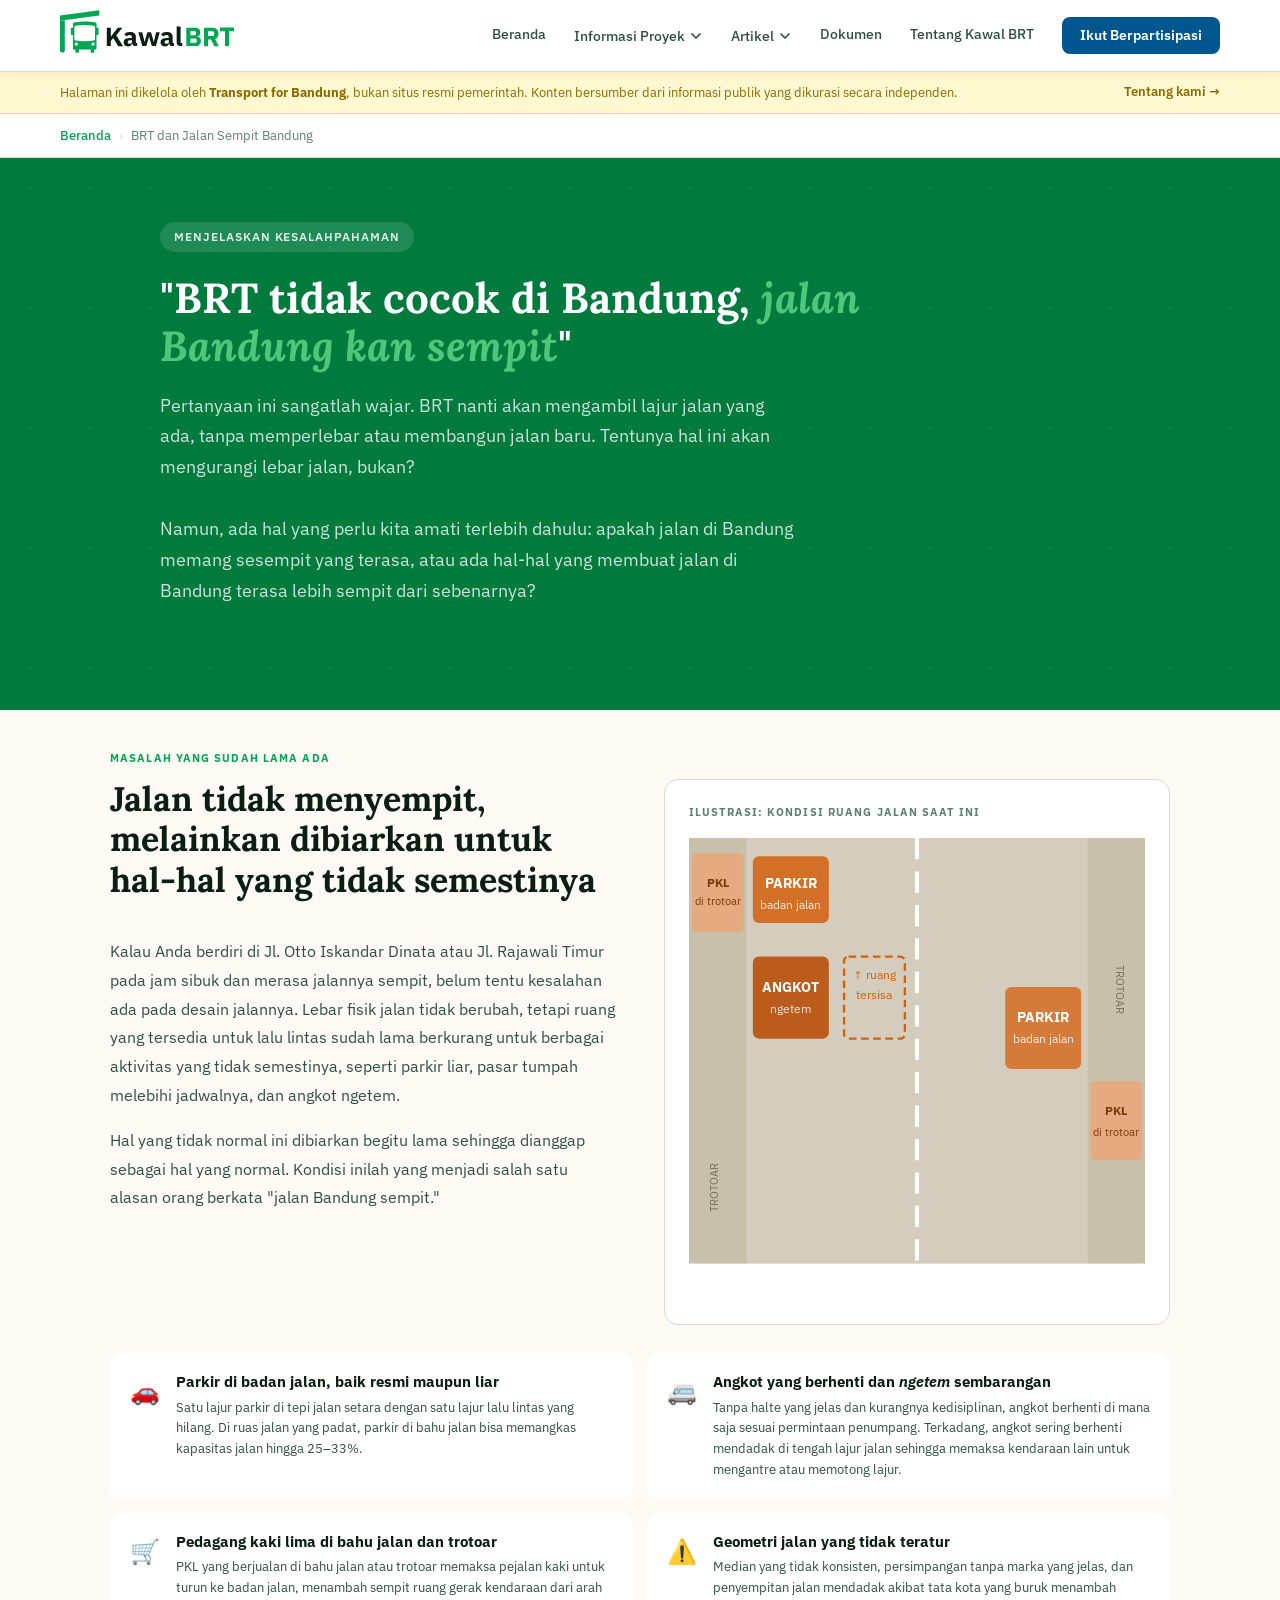
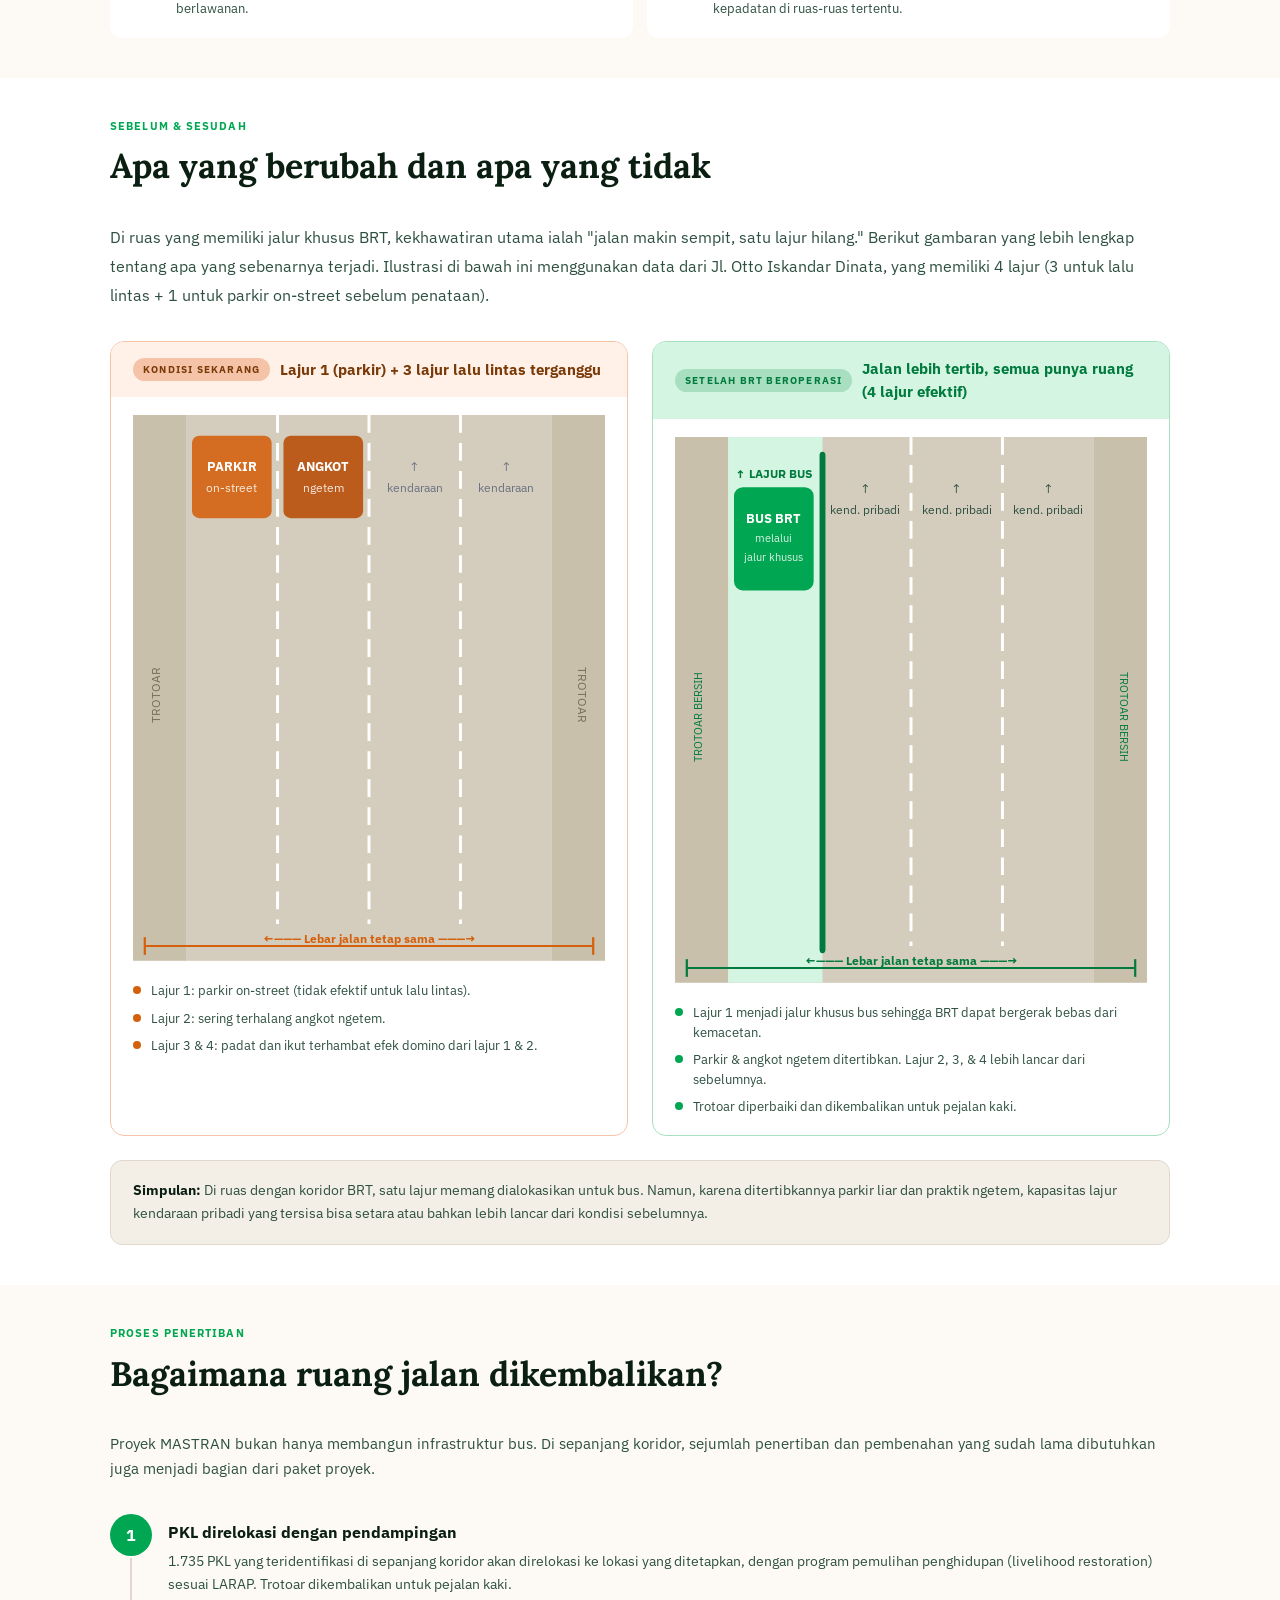
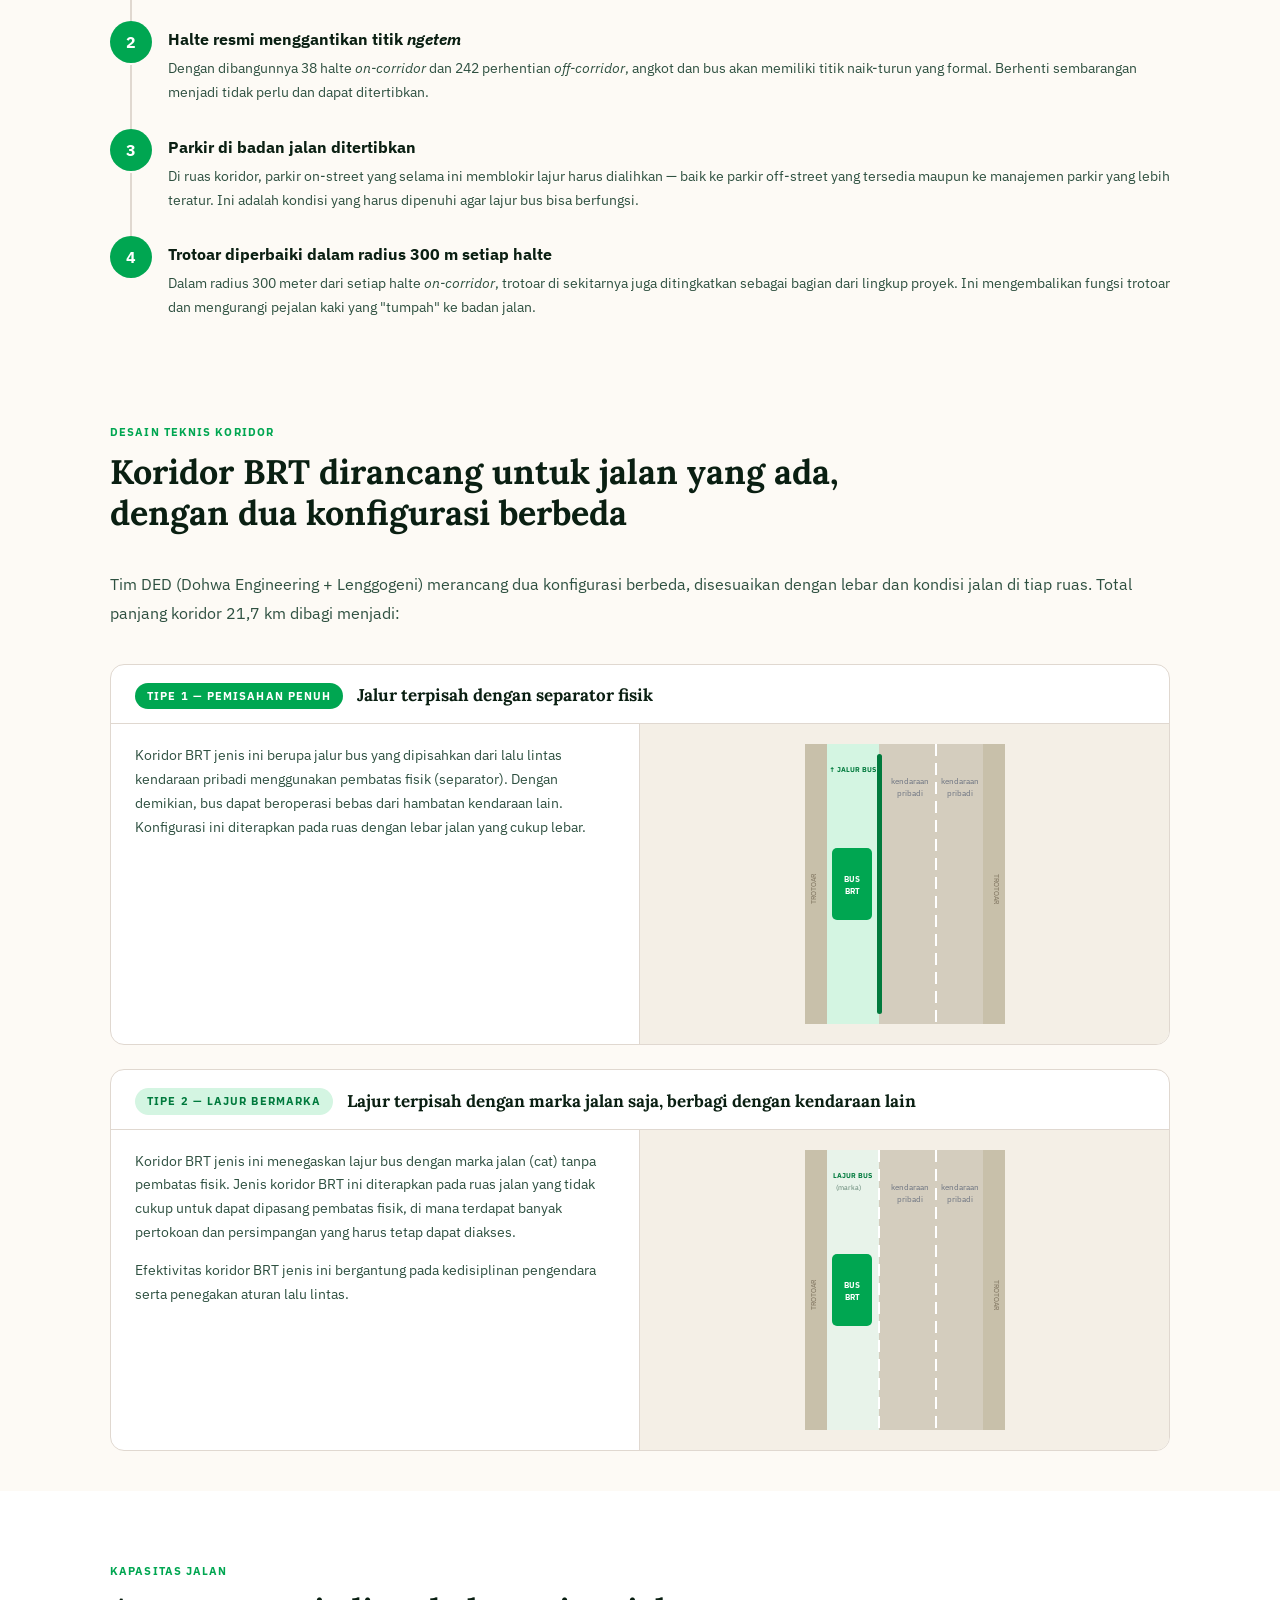
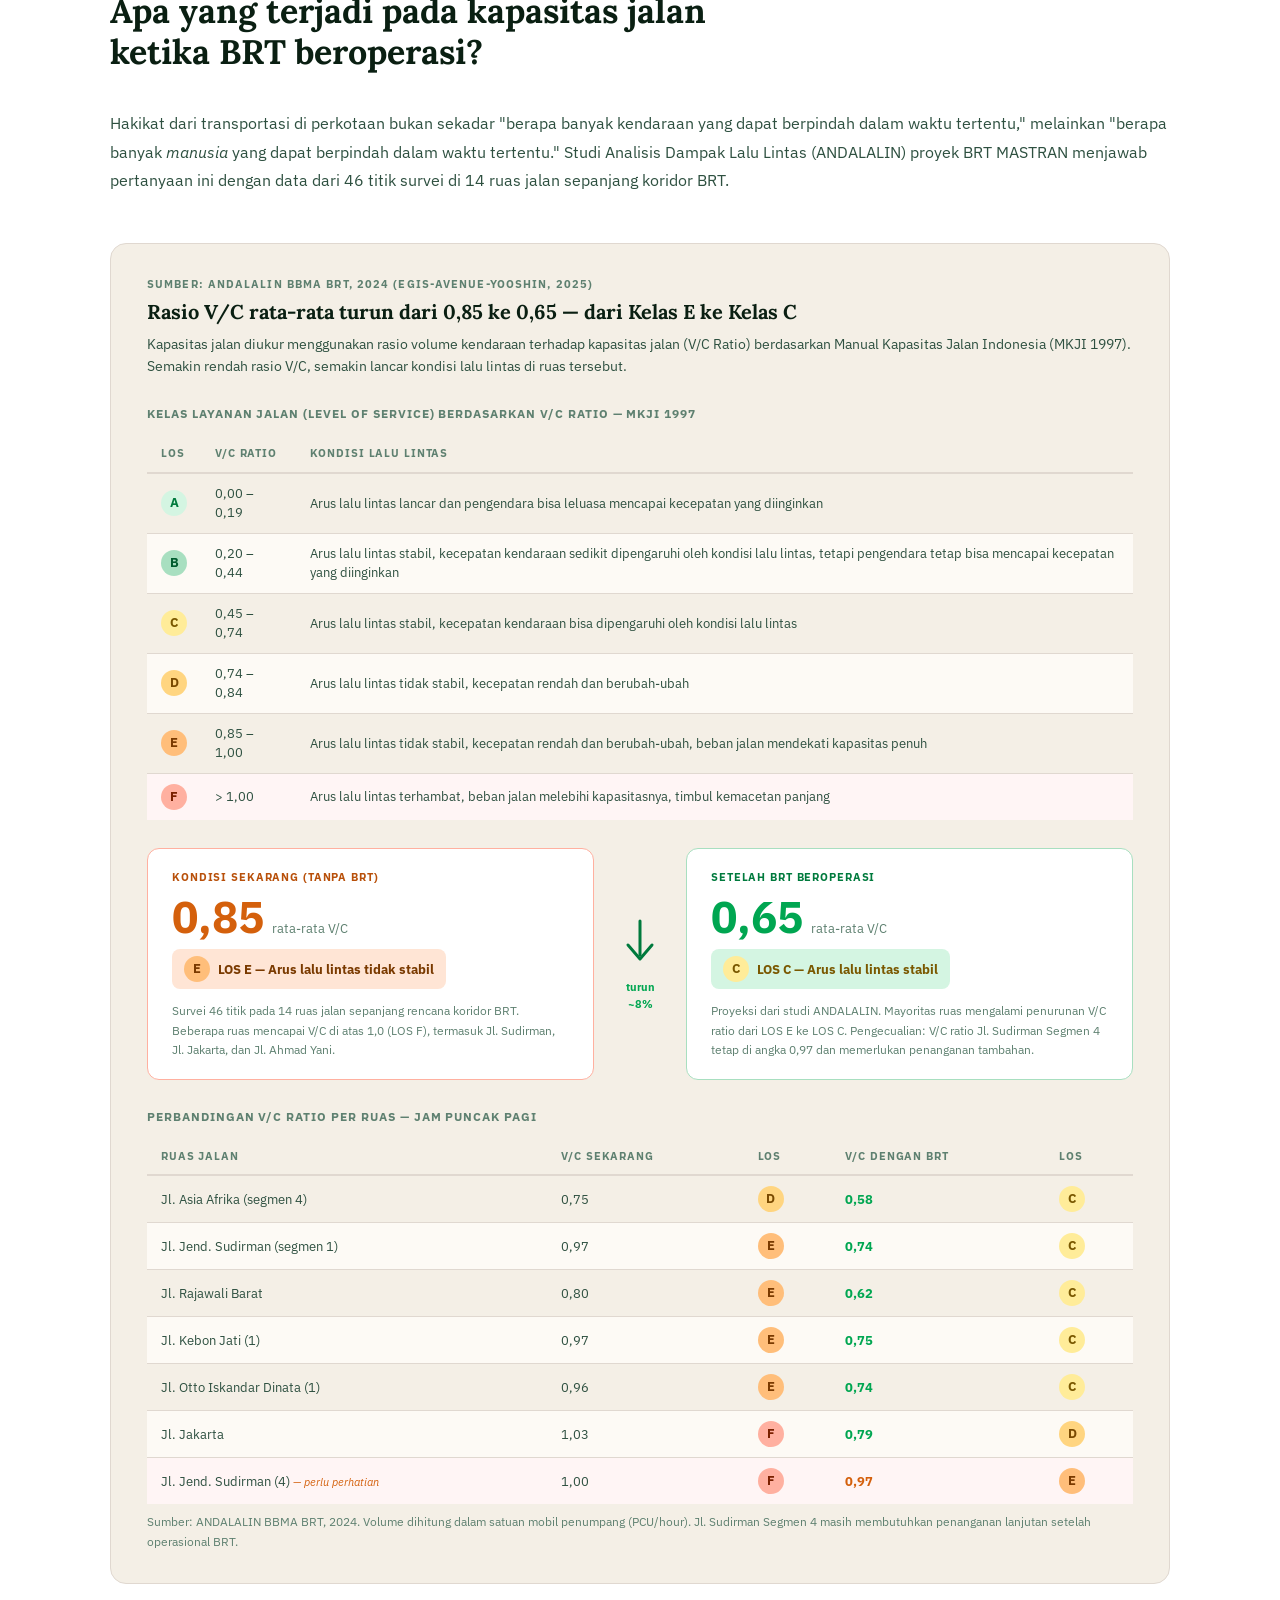
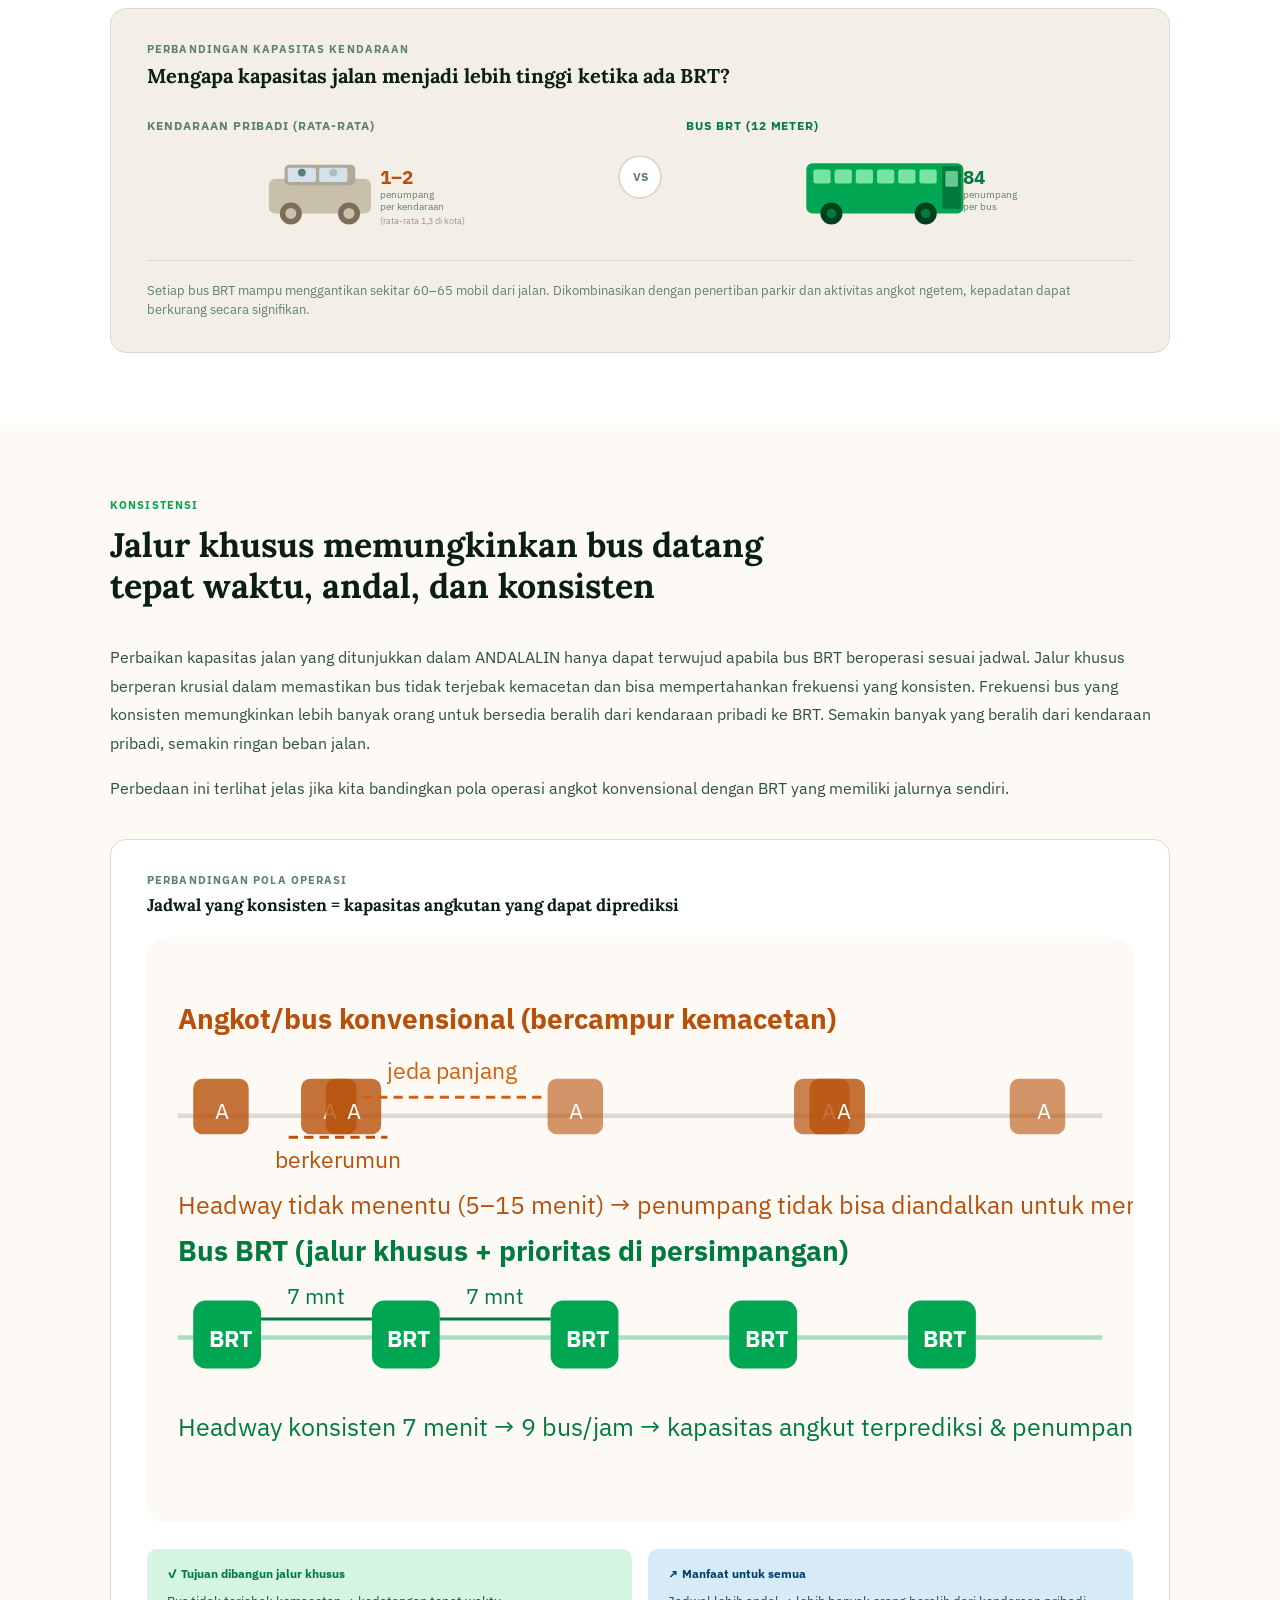
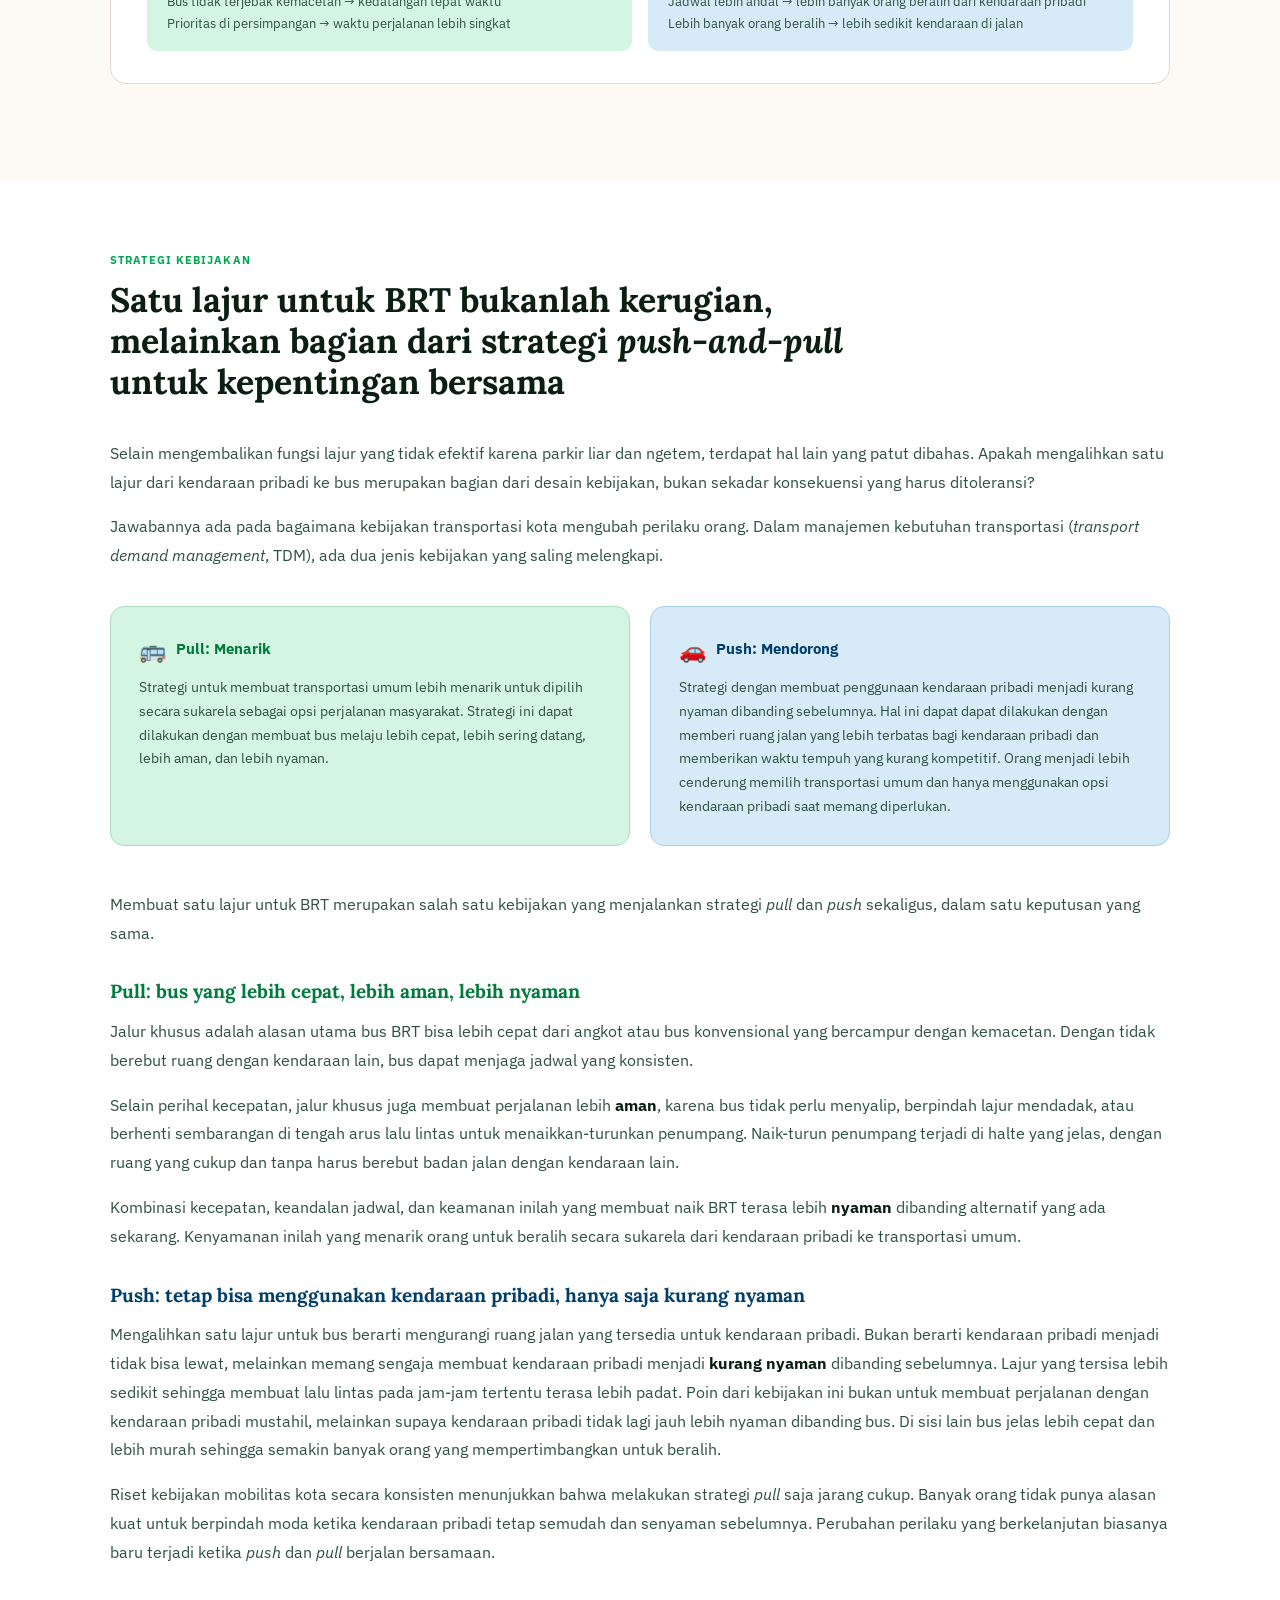
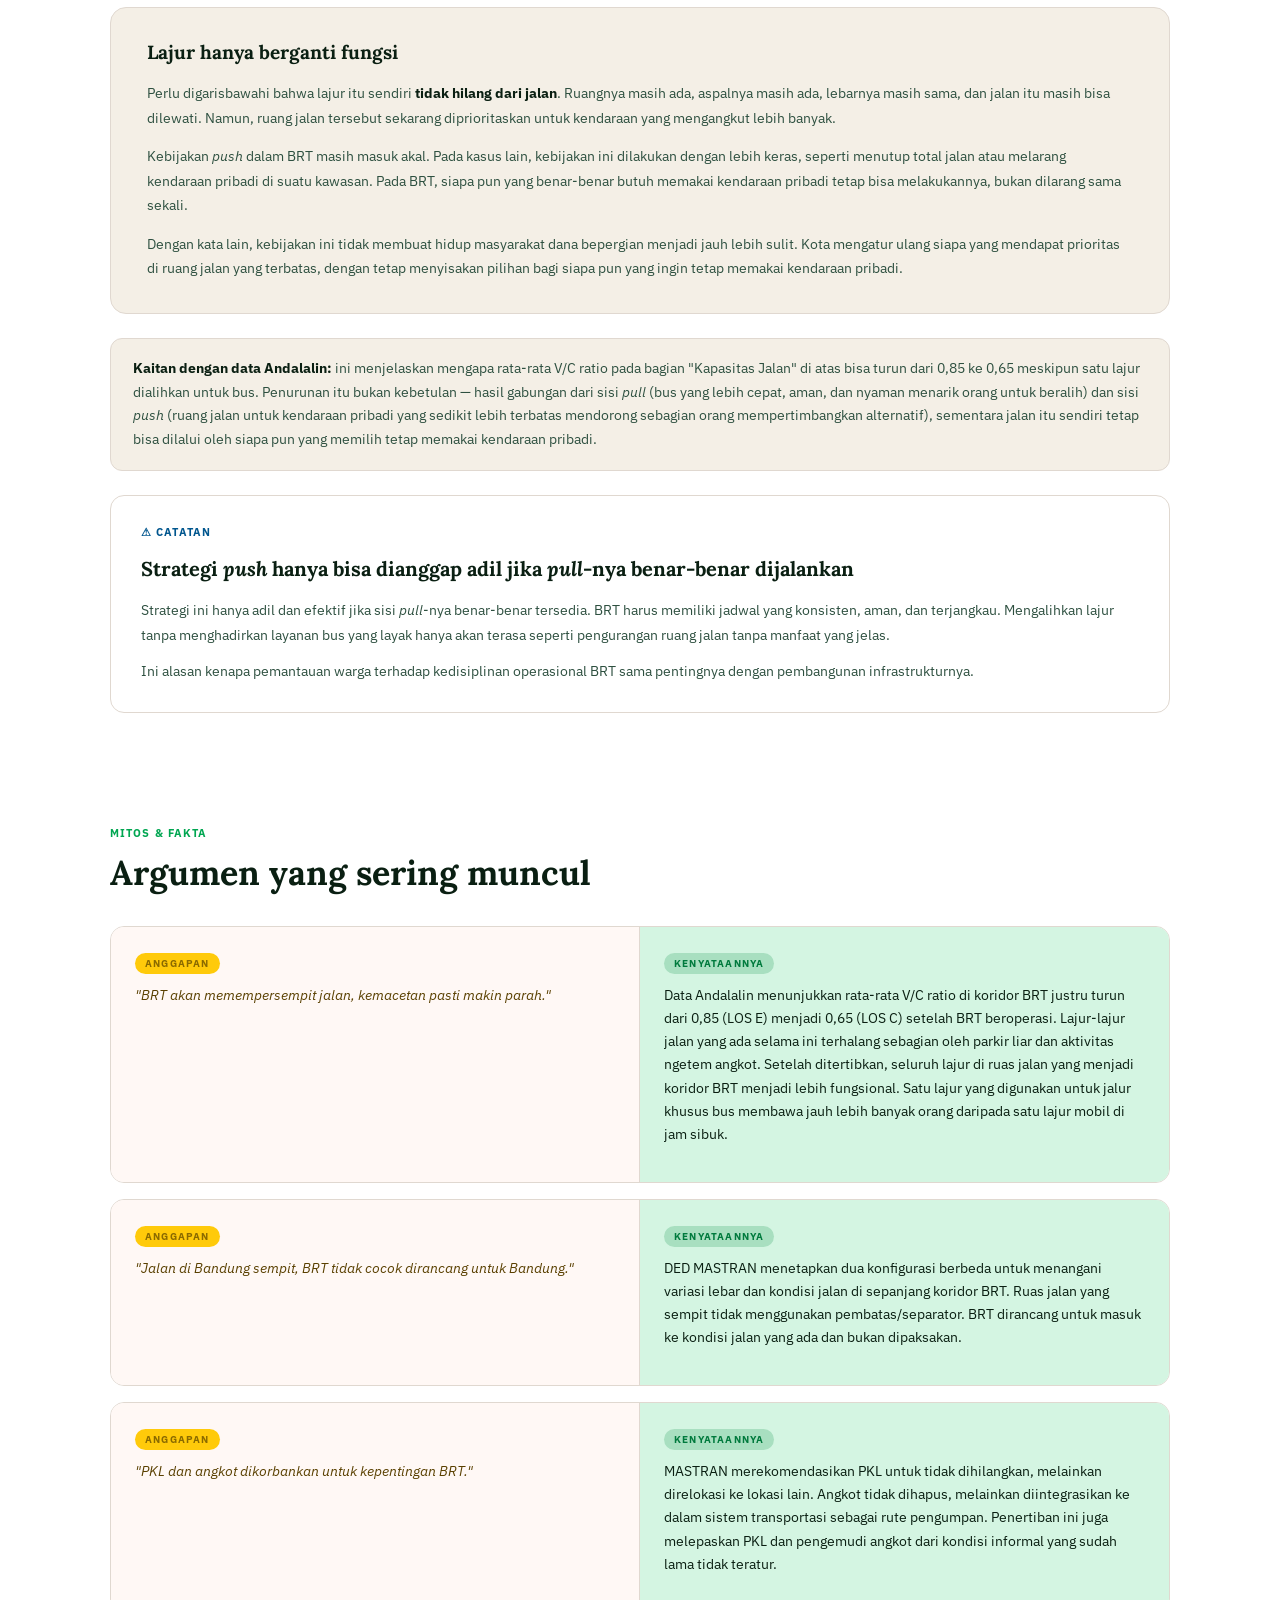
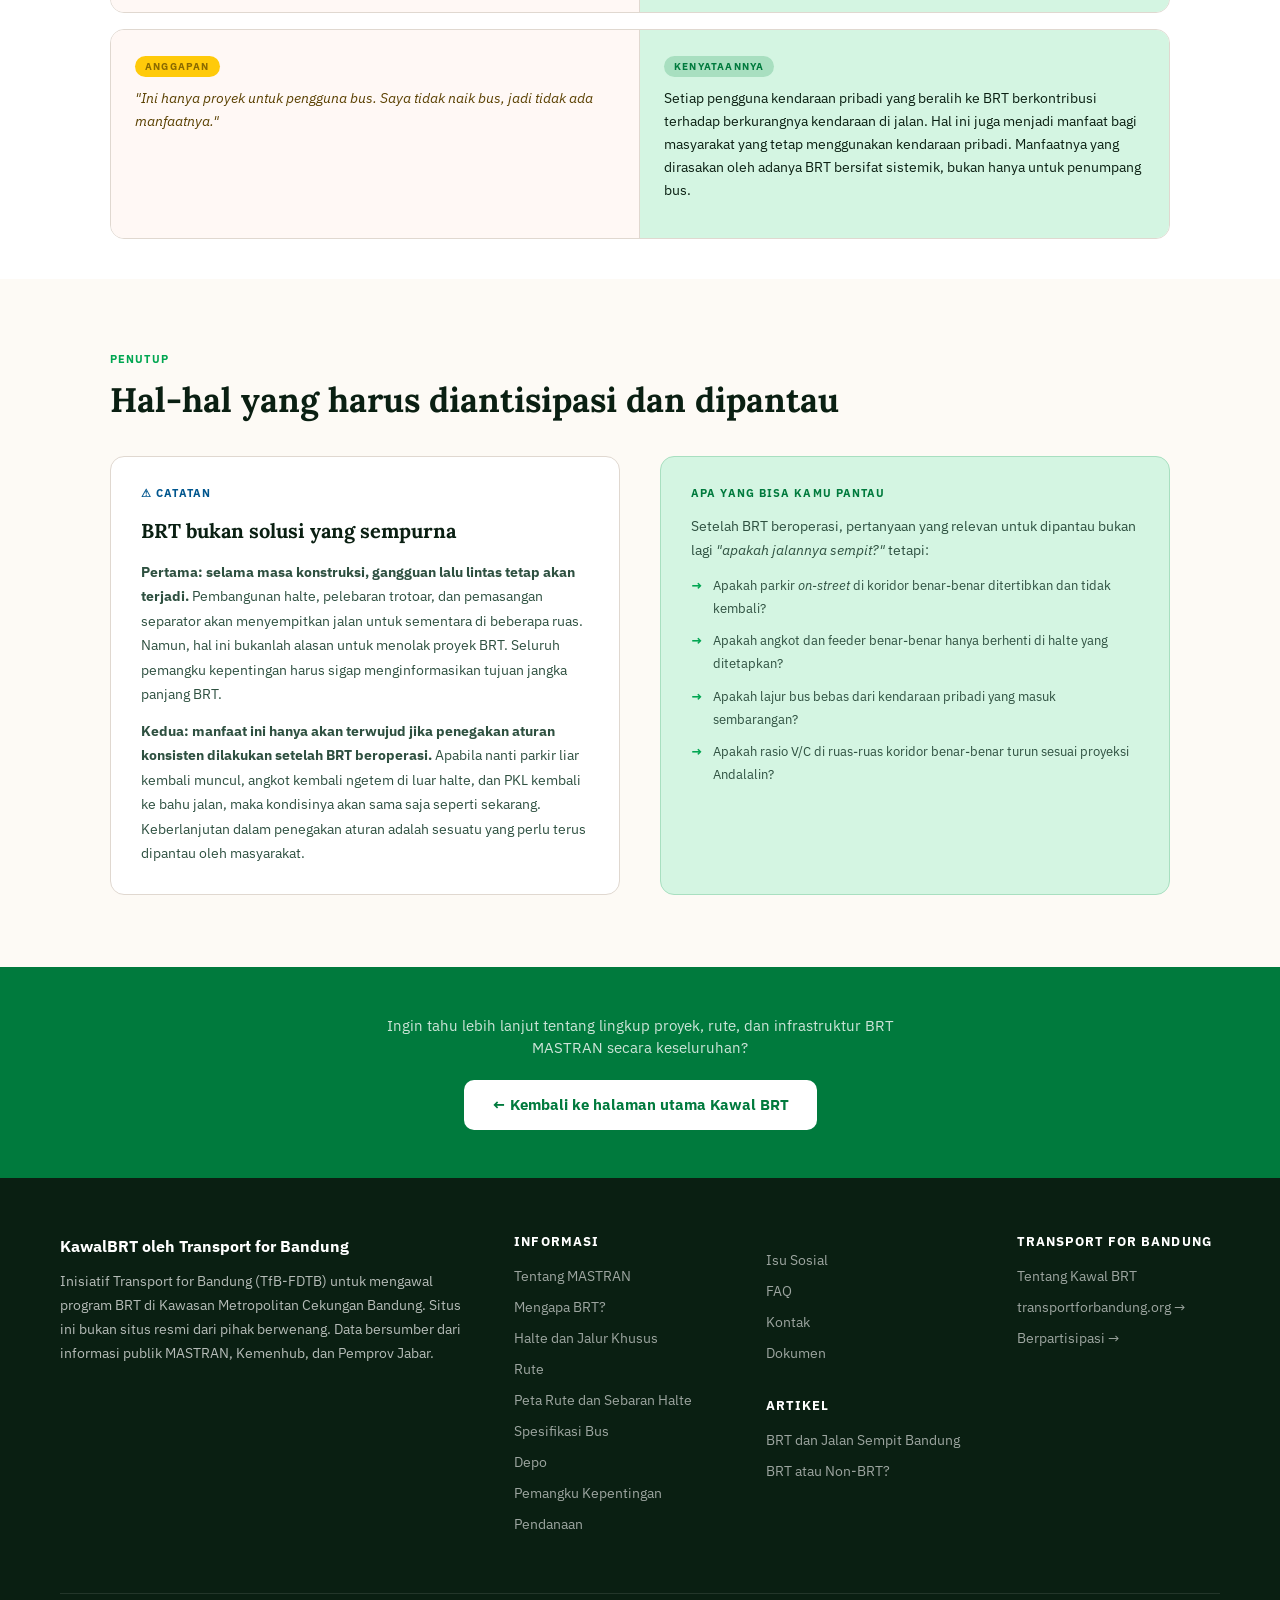
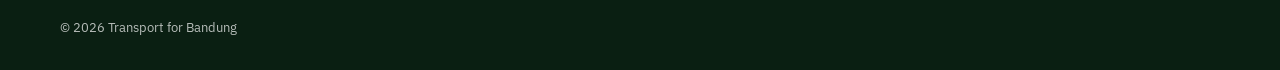
<file: brt-jalan-sempit.html>
<!DOCTYPE html>
<html lang="id">
<head>
  <meta charset="UTF-8">
  <meta name="viewport" content="width=device-width, initial-scale=1.0">
  <title>BRT dan Jalan Sempit Bandung — Kawal BRT</title>
  <meta name="description" content="Bagaimana BRT dapat bekerja di ruas jalan yang sempit dan padat seperti di Bandung tanpa mengorbankan kapasitas lalu lintas.">
  <meta name="author" content="Transport for Bandung">
  <meta name="keywords" content="brt, jalan sempit, bandung, lalu lintas, transportasi">
  <link rel="canonical" href="https://kawalbrt.transportforbandung.org/brt-jalan-sempit.html">
  <meta name="robots" content="index, follow">
  <meta name="theme-color" content="#f7f2e7">

  <meta property="og:title" content="BRT dan Jalan Sempit Bandung — Kawal BRT">
  <meta property="og:description" content="Bagaimana BRT dapat bekerja di ruas jalan yang sempit dan padat seperti di Bandung tanpa mengorbankan kapasitas lalu lintas.">
  <meta property="og:type" content="article">
  <meta property="og:url" content="https://kawalbrt.transportforbandung.org/brt-jalan-sempit.html">
  <meta property="og:image" content="https://kawalbrt.transportforbandung.org/assets/kawalbrt-logo-banner.png">
  <meta property="og:image:width" content="1200">
  <meta property="og:image:height" content="630">
  <meta property="og:image:alt" content="Logo Kawal BRT">
  <meta property="og:site_name" content="Kawal BRT">
  <meta property="og:locale" content="id_ID">

  <meta name="twitter:card" content="summary_large_image">
  <meta name="twitter:title" content="BRT dan Jalan Sempit Bandung — Kawal BRT">
  <meta name="twitter:description" content="Bagaimana BRT dapat bekerja di ruas jalan yang sempit dan padat seperti di Bandung tanpa mengorbankan kapasitas lalu lintas.">
  <meta name="twitter:image" content="https://kawalbrt.transportforbandung.org/assets/kawalbrt-logo-banner.png">
  <meta name="twitter:image:alt" content="Logo Kawal BRT">
  <meta name="twitter:site" content="@tf_bandung">
  <meta name="twitter:creator" content="@tf_bandung">

  <link rel="icon" href="assets/kawalbrt-logo-thumbnail.svg">
  <link rel="preconnect" href="https://fonts.googleapis.com">
  <link rel="preconnect" href="https://fonts.gstatic.com" crossorigin>
  <link href="https://fonts.googleapis.com/css2?family=IBM+Plex+Sans:ital,wght@0,400;0,500;0,600;0,700;1,400;1,600&family=Lora:ital,wght@0,400;0,600;1,400&display=swap" rel="stylesheet">
  <link rel="stylesheet" href="style.css">
</head>
<!-- Google tag (gtag.js) -->
<script async src="https://www.googletagmanager.com/gtag/js?id=G-E4RECYBVH3"></script>
<script>
  window.dataLayer = window.dataLayer || [];
  function gtag(){dataLayer.push(arguments);}
  gtag('js', new Date());

  gtag('config', 'G-E4RECYBVH3');
</script>
<body>

<!-- ── Header (loaded from header.html) ── -->
<div data-include="header.html"></div>

<!-- ── Breadcrumb ── -->
<div class="breadcrumb">
  <a href="index.html">Beranda</a>
  <span style="color:var(--border-light)">&rsaquo;</span>
  <span>BRT dan Jalan Sempit Bandung</span>
</div>

<!-- ── Hero ── -->
<div class="page-hero">
  <div class="page-hero-container">
    <div class="page-hero-inner">
      <div class="page-hero-eyebrow">Menjelaskan Kesalahpahaman</div>
      <h1>"BRT tidak cocok di Bandung, <em>jalan Bandung kan sempit</em>"</h1>
      <p class="page-hero-lead">Pertanyaan ini sangatlah wajar. BRT nanti akan mengambil lajur jalan yang ada, tanpa memperlebar atau membangun jalan baru. Tentunya hal ini akan mengurangi lebar jalan, bukan?</p>
      <p class="page-hero-lead">Namun, ada hal yang perlu kita amati terlebih dahulu: apakah jalan di Bandung memang sesempit yang terasa, atau ada hal-hal yang membuat jalan di Bandung terasa lebih sempit dari sebenarnya?</p>
      <!--<div class="hero-key-point">
        <strong>Poin inti dari halaman ini:</strong> Ruas jalan yang dibangun koridor BRT tidak sedang dipersempit untuk bus. Sebaliknya, ruang yang selama ini dipergunakan secara informal oleh parkir liar, angkot yang berhenti sembarangan, pedagang, dan geometri jalan yang buruk akan ditertibkan dan dikembalikan ke fungsinya. Bus BRT mengisi ruang yang dikembalikan itu, bukan mencuri ruang dari lajur kendaraan pribadi yang sudah ada.
      </div>-->
    </div>
  </div>
</div>

<!-- ═══════════════════════════════════════════════════════════════════
     S1: Masalah yang Sudah Lama Ada
     ═══════════════════════════════════════════════════════════════════ -->
<section class="occupation-section">
  <div class="container">
    <div class="section-label">Masalah yang Sudah Lama Ada</div>

    <div class="occupation-top">
      <div>
        <h2 class="section-title">Jalan tidak menyempit, melainkan dibiarkan untuk hal-hal yang tidak semestinya</h2>
        <div class="prose">
          <p>Kalau Anda berdiri di Jl. Otto Iskandar Dinata atau Jl. Rajawali Timur pada jam sibuk dan merasa jalannya sempit, belum tentu kesalahan ada pada desain jalannya. Lebar fisik jalan tidak berubah, tetapi ruang yang tersedia untuk lalu lintas sudah lama berkurang untuk berbagai aktivitas yang tidak semestinya, seperti parkir liar, pasar tumpah melebihi jadwalnya, dan angkot ngetem.</p>
          <p>Hal yang tidak normal ini dibiarkan begitu lama sehingga dianggap sebagai hal yang normal. Kondisi inilah yang menjadi salah satu alasan orang berkata "jalan Bandung sempit."</p>
        </div>
      </div>
      <div class="cross-section-wrap">
        <div class="cross-section-label">Ilustrasi: Kondisi Ruang Jalan Saat Ini</div>
        <svg width="100%" viewBox="0 0 300 300" xmlns="http://www.w3.org/2000/svg">
          <rect width="300" height="280" fill="#F0EBE0" rx="8"/>
          <rect x="0" y="0" width="38" height="280" fill="#C8C0AA"/>
          <rect x="262" y="0" width="38" height="280" fill="#C8C0AA"/>
          <rect x="38" y="0" width="224" height="280" fill="#D4CDBE"/>
          <line x1="150" y1="0" x2="150" y2="280" stroke="white" stroke-width="2.5" stroke-dasharray="14 8"/>
          <rect x="2" y="10" width="34" height="52" fill="#E8A87C" rx="3" opacity="0.9"/>
          <text x="19" y="32" text-anchor="middle" font-family="'IBM Plex Sans',sans-serif" font-size="8" font-weight="700" fill="#7A3A08">PKL</text>
          <text x="19" y="44" text-anchor="middle" font-family="'IBM Plex Sans',sans-serif" font-size="7" fill="#7A3A08">di trotoar</text>
          <rect x="42" y="12" width="50" height="44" fill="#D4600C" rx="4" opacity="0.85"/>
          <text x="67" y="33" text-anchor="middle" font-family="'IBM Plex Sans',sans-serif" font-size="9" font-weight="700" fill="white">PARKIR</text>
          <text x="67" y="47" text-anchor="middle" font-family="'IBM Plex Sans',sans-serif" font-size="8" fill="rgba(255,255,255,0.85)">badan jalan</text>
          <rect x="42" y="78" width="50" height="54" fill="#B8500A" rx="4" opacity="0.9"/>
          <text x="67" y="101" text-anchor="middle" font-family="'IBM Plex Sans',sans-serif" font-size="9" font-weight="700" fill="white">ANGKOT</text>
          <text x="67" y="115" text-anchor="middle" font-family="'IBM Plex Sans',sans-serif" font-size="8" fill="rgba(255,255,255,0.85)">ngetem</text>
          <rect x="102" y="78" width="40" height="54" fill="none" stroke="#D4600C" stroke-width="1.5" stroke-dasharray="5 3" rx="3"/>
          <text x="122" y="93" text-anchor="middle" font-family="'IBM Plex Sans',sans-serif" font-size="8" fill="#D4600C">&#x2191; ruang</text>
          <text x="122" y="106" text-anchor="middle" font-family="'IBM Plex Sans',sans-serif" font-size="8" fill="#D4600C">tersisa</text>
          <rect x="208" y="98" width="50" height="54" fill="#D4600C" rx="4" opacity="0.75"/>
          <text x="233" y="121" text-anchor="middle" font-family="'IBM Plex Sans',sans-serif" font-size="9" font-weight="700" fill="white">PARKIR</text>
          <text x="233" y="135" text-anchor="middle" font-family="'IBM Plex Sans',sans-serif" font-size="8" fill="rgba(255,255,255,0.85)">badan jalan</text>
          <rect x="264" y="160" width="34" height="52" fill="#E8A87C" rx="3" opacity="0.9"/>
          <text x="281" y="182" text-anchor="middle" font-family="'IBM Plex Sans',sans-serif" font-size="8" font-weight="700" fill="#7A3A08">PKL</text>
          <text x="281" y="196" text-anchor="middle" font-family="'IBM Plex Sans',sans-serif" font-size="7" fill="#7A3A08">di trotoar</text>
          <text x="19" y="230" text-anchor="middle" font-family="'IBM Plex Sans',sans-serif" font-size="7.5" fill="#7A6E5A" transform="rotate(-90,19,230)">TROTOAR</text>
          <text x="281" y="100" text-anchor="middle" font-family="'IBM Plex Sans',sans-serif" font-size="7.5" fill="#7A6E5A" transform="rotate(90,281,100)">TROTOAR</text>
        </svg>
      </div>
    </div>

    <div class="occupation-list">
      <div class="occupation-item">
        <div class="occupation-icon">&#x1F697;</div>
        <div class="occupation-body">
          <div class="occupation-name">Parkir di badan jalan, baik resmi maupun liar</div>
          <div class="occupation-desc">Satu lajur parkir di tepi jalan setara dengan satu lajur lalu lintas yang hilang. Di ruas jalan yang padat, parkir di bahu jalan bisa memangkas kapasitas jalan hingga 25&ndash;33%.</div>
        </div>
      </div>
      <div class="occupation-item">
        <div class="occupation-icon">&#x1F690;</div>
        <div class="occupation-body">
          <div class="occupation-name">Angkot yang berhenti dan <em>ngetem</em> sembarangan</div>
          <div class="occupation-desc">Tanpa halte yang jelas dan kurangnya kedisiplinan, angkot berhenti di mana saja sesuai permintaan penumpang. Terkadang, angkot sering berhenti mendadak di tengah lajur jalan sehingga memaksa kendaraan lain untuk mengantre atau memotong lajur.</div>
        </div>
      </div>
      <div class="occupation-item">
        <div class="occupation-icon">&#x1F6D2;</div>
        <div class="occupation-body">
          <div class="occupation-name">Pedagang kaki lima di bahu jalan dan trotoar</div>
          <div class="occupation-desc">PKL yang berjualan di bahu jalan atau trotoar memaksa pejalan kaki untuk turun ke badan jalan, menambah sempit ruang gerak kendaraan dari arah berlawanan.</div>
        </div>
      </div>
      <div class="occupation-item">
        <div class="occupation-icon">&#x26A0;&#xFE0F;</div>
        <div class="occupation-body">
          <div class="occupation-name">Geometri jalan yang tidak teratur</div>
          <div class="occupation-desc">Median yang tidak konsisten, persimpangan tanpa marka yang jelas, dan penyempitan jalan mendadak akibat tata kota yang buruk menambah kepadatan di ruas-ruas tertentu.</div>
        </div>
      </div>
    </div>
  </div>
</section>

<!-- S2: Sebelum & Sesudah -->
<section class="before-after-section">
  <div class="container">
    <div class="section-label">Sebelum &amp; Sesudah</div>
    <h2 class="section-title">Apa yang berubah dan apa yang tidak</h2>
    <p class="prose" style="margin-bottom:32px;">Di ruas yang memiliki jalur khusus BRT, kekhawatiran utama ialah "jalan makin sempit, satu lajur hilang." Berikut gambaran yang lebih lengkap tentang apa yang sebenarnya terjadi. Ilustrasi di bawah ini menggunakan data dari Jl. Otto Iskandar Dinata, yang memiliki 4 lajur (3 untuk lalu lintas + 1 untuk parkir on-street sebelum penataan).</p>
    <div class="before-after-grid">
      <div class="ba-card before">
        <div class="ba-header before">
          <span class="ba-tag before">Kondisi Sekarang</span>
          <span class="ba-title before">Lajur 1 (parkir) + 3 lajur lalu lintas terganggu</span>
        </div>
        <div class="ba-body">
          <svg width="100%" viewBox="0 0 320 370" xmlns="http://www.w3.org/2000/svg">
            <rect width="320" height="370" fill="#F0EBE0" rx="6"/>
            <rect x="0" y="0" width="36" height="370" fill="#C8C0AA"/>
            <text x="18" y="190" text-anchor="middle" font-family="'IBM Plex Sans',sans-serif" font-size="8" fill="#7A6E5A" transform="rotate(-90,18,190)">TROTOAR</text>
            <rect x="284" y="0" width="36" height="370" fill="#C8C0AA"/>
            <text x="302" y="190" text-anchor="middle" font-family="'IBM Plex Sans',sans-serif" font-size="8" fill="#7A6E5A" transform="rotate(90,302,190)">TROTOAR</text>
            <rect x="36" y="0" width="248" height="370" fill="#D4CDBE"/>
            <line x1="98" y1="0" x2="98" y2="345" stroke="white" stroke-width="2" stroke-dasharray="12 7"/>
            <line x1="160" y1="0" x2="160" y2="345" stroke="white" stroke-width="2" stroke-dasharray="12 7"/>
            <line x1="222" y1="0" x2="222" y2="345" stroke="white" stroke-width="2" stroke-dasharray="12 7"/>
            <rect x="40" y="14" width="54" height="56" fill="#D4600C" rx="5" opacity="0.88"/>
            <text x="67" y="38" text-anchor="middle" font-family="'IBM Plex Sans',sans-serif" font-size="9" font-weight="700" fill="white">PARKIR</text>
            <text x="67" y="52" text-anchor="middle" font-family="'IBM Plex Sans',sans-serif" font-size="8" fill="rgba(255,255,255,0.85)">on-street</text>
            <rect x="102" y="14" width="54" height="56" fill="#B8500A" rx="5" opacity="0.9"/>
            <text x="129" y="38" text-anchor="middle" font-family="'IBM Plex Sans',sans-serif" font-size="9" font-weight="700" fill="white">ANGKOT</text>
            <text x="129" y="52" text-anchor="middle" font-family="'IBM Plex Sans',sans-serif" font-size="8" fill="rgba(255,255,255,0.85)">ngetem</text>
            <text x="191" y="38" text-anchor="middle" font-family="'IBM Plex Sans',sans-serif" font-size="9" fill="#6B7280">&#x2191;</text>
            <text x="191" y="52" text-anchor="middle" font-family="'IBM Plex Sans',sans-serif" font-size="8" fill="#6B7280">kendaraan</text>
            <text x="253" y="38" text-anchor="middle" font-family="'IBM Plex Sans',sans-serif" font-size="9" fill="#6B7280">&#x2191;</text>
            <text x="253" y="52" text-anchor="middle" font-family="'IBM Plex Sans',sans-serif" font-size="8" fill="#6B7280">kendaraan</text>
            <line x1="8" y1="360" x2="312" y2="360" stroke="#D4600C" stroke-width="1.5"/>
            <line x1="8" y1="354" x2="8" y2="366" stroke="#D4600C" stroke-width="1.5"/>
            <line x1="312" y1="354" x2="312" y2="366" stroke="#D4600C" stroke-width="1.5"/>
            <text x="160" y="358" text-anchor="middle" font-family="'IBM Plex Sans',sans-serif" font-size="8" font-weight="700" fill="#D4600C">&#x2190;&#x2014;&#x2014;&#x2014; Lebar jalan tetap sama &#x2014;&#x2014;&#x2014;&#x2192;</text>
          </svg>
          <div class="ba-items">
            <div class="ba-item"><div class="ba-dot bad"></div><span>Lajur 1: parkir on-street (tidak efektif untuk lalu lintas).</span></div>
            <div class="ba-item"><div class="ba-dot bad"></div><span>Lajur 2: sering terhalang angkot ngetem.</span></div>
            <div class="ba-item"><div class="ba-dot bad"></div><span>Lajur 3 &amp; 4: padat dan ikut terhambat efek domino dari lajur 1 &amp; 2.</span></div>
          </div>
        </div>
      </div>
      <div class="ba-card after">
        <div class="ba-header after">
          <span class="ba-tag after">Setelah BRT Beroperasi</span>
          <span class="ba-title after">Jalan lebih tertib, semua punya ruang (4 lajur efektif)</span>
        </div>
        <div class="ba-body">
          <svg width="100%" viewBox="0 0 320 370" xmlns="http://www.w3.org/2000/svg">
            <rect width="320" height="370" fill="#F0EBE0" rx="6"/>
            <rect x="0" y="0" width="36" height="370" fill="#C8C0AA"/>
            <text x="18" y="190" text-anchor="middle" font-family="'IBM Plex Sans',sans-serif" font-size="7.5" fill="#007A3D" transform="rotate(-90,18,190)">TROTOAR BERSIH</text>
            <rect x="284" y="0" width="36" height="370" fill="#C8C0AA"/>
            <text x="302" y="190" text-anchor="middle" font-family="'IBM Plex Sans',sans-serif" font-size="7.5" fill="#007A3D" transform="rotate(90,302,190)">TROTOAR BERSIH</text>
            <rect x="36" y="0" width="248" height="370" fill="#D4CDBE"/>
            <rect x="36" y="0" width="64" height="370" fill="#D4F5E2"/>
            <rect x="98" y="10" width="4" height="340" fill="#007A3D" rx="2.5"/>
            <line x1="160" y1="0" x2="160" y2="345" stroke="white" stroke-width="2" stroke-dasharray="12 7"/>
            <line x1="222" y1="0" x2="222" y2="345" stroke="white" stroke-width="2" stroke-dasharray="12 7"/>
            <rect x="40" y="34" width="54" height="70" fill="#00A651" rx="6"/>
            <text x="67" y="58" text-anchor="middle" font-family="'IBM Plex Sans',sans-serif" font-size="9" font-weight="700" fill="white">BUS BRT</text>
            <text x="67" y="71" text-anchor="middle" font-family="'IBM Plex Sans',sans-serif" font-size="7.5" fill="rgba(255,255,255,0.85)">melalui</text>
            <text x="67" y="84" text-anchor="middle" font-family="'IBM Plex Sans',sans-serif" font-size="7.5" fill="rgba(255,255,255,0.85)">jalur khusus</text>
            <text x="67" y="28" text-anchor="middle" font-family="'IBM Plex Sans',sans-serif" font-size="8" font-weight="700" fill="#007A3D">&#x2191; LAJUR BUS</text>
            <text x="129" y="38" text-anchor="middle" font-family="'IBM Plex Sans',sans-serif" font-size="9" fill="#2E5040">&#x2191;</text>
            <text x="129" y="52" text-anchor="middle" font-family="'IBM Plex Sans',sans-serif" font-size="8" fill="#2E5040">kend. pribadi</text>
            <text x="191" y="38" text-anchor="middle" font-family="'IBM Plex Sans',sans-serif" font-size="9" fill="#2E5040">&#x2191;</text>
            <text x="191" y="52" text-anchor="middle" font-family="'IBM Plex Sans',sans-serif" font-size="8" fill="#2E5040">kend. pribadi</text>
            <text x="253" y="38" text-anchor="middle" font-family="'IBM Plex Sans',sans-serif" font-size="9" fill="#2E5040">&#x2191;</text>
            <text x="253" y="52" text-anchor="middle" font-family="'IBM Plex Sans',sans-serif" font-size="8" fill="#2E5040">kend. pribadi</text>
            <line x1="8" y1="360" x2="312" y2="360" stroke="#007A3D" stroke-width="1.5"/>
            <line x1="8" y1="354" x2="8" y2="366" stroke="#007A3D" stroke-width="1.5"/>
            <line x1="312" y1="354" x2="312" y2="366" stroke="#007A3D" stroke-width="1.5"/>
            <text x="160" y="358" text-anchor="middle" font-family="'IBM Plex Sans',sans-serif" font-size="8" font-weight="700" fill="#007A3D">&#x2190;&#x2014;&#x2014;&#x2014; Lebar jalan tetap sama &#x2014;&#x2014;&#x2014;&#x2192;</text>
          </svg>
          <div class="ba-items">
            <div class="ba-item"><div class="ba-dot good"></div><span>Lajur 1 menjadi jalur khusus bus sehingga BRT dapat bergerak bebas dari kemacetan.</span></div>
            <div class="ba-item"><div class="ba-dot good"></div><span>Parkir &amp; angkot ngetem ditertibkan. Lajur 2, 3, &amp; 4 lebih lancar dari sebelumnya.</span></div>
            <div class="ba-item"><div class="ba-dot good"></div><span>Trotoar diperbaiki dan dikembalikan untuk pejalan kaki.</span></div>
          </div>
        </div>
      </div>
    </div>
    <div class="callout-stone" style="background:var(--warm-stone);border-radius:12px;padding:18px 22px;margin-top:24px;font-size:14px;color:var(--text-mid);line-height:1.7;border:1px solid var(--border-light);">
      <strong style="color:var(--text-dark);">Simpulan:</strong> Di ruas dengan koridor BRT, satu lajur memang dialokasikan untuk bus. Namun, karena ditertibkannya parkir liar dan praktik ngetem, kapasitas lajur kendaraan pribadi yang tersisa bisa setara atau bahkan lebih lancar dari kondisi sebelumnya.
    </div>
  </div>
</section>

<!-- S3: Proses Penertiban -->
<section class="reclaim-section">
  <div class="container">
    <div class="section-label">Proses Penertiban</div>
    <h2 class="section-title">Bagaimana ruang jalan dikembalikan?</h2>
    <p style="font-size:15px;color:var(--text-mid);line-height:1.7;margin-bottom:32px;">Proyek MASTRAN bukan hanya membangun infrastruktur bus. Di sepanjang koridor, sejumlah penertiban dan pembenahan yang sudah lama dibutuhkan juga menjadi bagian dari paket proyek.</p>
    <div class="reclaim-steps">
      <div class="reclaim-step">
        <div class="reclaim-num">1</div>
        <div class="reclaim-body">
          <div class="reclaim-title">PKL direlokasi dengan pendampingan</div>
          <div class="reclaim-desc">1.735 PKL yang teridentifikasi di sepanjang koridor akan direlokasi ke lokasi yang ditetapkan, dengan program pemulihan penghidupan (livelihood restoration) sesuai LARAP. Trotoar dikembalikan untuk pejalan kaki.</div>
        </div>
      </div>
      <div class="reclaim-step">
        <div class="reclaim-num">2</div>
        <div class="reclaim-body">
          <div class="reclaim-title">Halte resmi menggantikan titik <em>ngetem</em></div>
          <div class="reclaim-desc">Dengan dibangunnya 38 halte <span class="italic-term">on-corridor</span> dan 242 perhentian <span class="italic-term">off-corridor</span>, angkot dan bus akan memiliki titik naik-turun yang formal. Berhenti sembarangan menjadi tidak perlu dan dapat ditertibkan.</div>
        </div>
      </div>
      <div class="reclaim-step">
        <div class="reclaim-num">3</div>
        <div class="reclaim-body">
          <div class="reclaim-title">Parkir di badan jalan ditertibkan</div>
          <div class="reclaim-desc">Di ruas koridor, parkir on-street yang selama ini memblokir lajur harus dialihkan &mdash; baik ke parkir off-street yang tersedia maupun ke manajemen parkir yang lebih teratur. Ini adalah kondisi yang harus dipenuhi agar lajur bus bisa berfungsi.</div>
        </div>
      </div>
      <div class="reclaim-step">
        <div class="reclaim-num">4</div>
        <div class="reclaim-body">
          <div class="reclaim-title">Trotoar diperbaiki dalam radius 300 m setiap halte</div>
          <div class="reclaim-desc">Dalam radius 300 meter dari setiap halte <span class="italic-term">on-corridor</span>, trotoar di sekitarnya juga ditingkatkan sebagai bagian dari lingkup proyek. Ini mengembalikan fungsi trotoar dan mengurangi pejalan kaki yang "tumpah" ke badan jalan.</div>
        </div>
      </div>
    </div>
  </div>
</section>

<!-- S4: Desain Teknis Koridor -->
<section class="lane-types-section">
  <div class="container">
    <div class="section-label">Desain Teknis Koridor</div>
    <h2 class="section-title">Koridor BRT dirancang untuk jalan yang ada, dengan dua konfigurasi berbeda</h2>
    <div class="prose" style="margin-bottom:36px;">
      <p>Tim DED (Dohwa Engineering + Lenggogeni) merancang dua konfigurasi berbeda, disesuaikan dengan lebar dan kondisi jalan di tiap ruas. Total panjang koridor 21,7 km dibagi menjadi:</p>
    </div>
    <div class="lane-cards">
      <div class="lane-card">
        <div class="lane-card-header">
          <span class="lane-badge segregated">Tipe 1 &mdash; Pemisahan Penuh</span>
          <div>
            <div class="lane-name">Jalur terpisah dengan separator fisik</div>
          </div>
        </div>
        <div class="lane-card-body">
          <div class="lane-desc">
            <p>Koridor BRT jenis ini berupa jalur bus yang dipisahkan dari lalu lintas kendaraan pribadi menggunakan pembatas fisik (separator). Dengan demikian, bus dapat beroperasi bebas dari hambatan kendaraan lain. Konfigurasi ini diterapkan pada ruas dengan lebar jalan yang cukup lebar.</p>
          </div>
          <div class="lane-diagram-wrap">
            <svg viewBox="0 0 200 280" width="200" xmlns="http://www.w3.org/2000/svg">
              <rect width="200" height="280" fill="#F0EBE0" rx="6"/>
              <rect x="0" y="0" width="22" height="280" fill="#C8C0AA"/>
              <text x="11" y="145" text-anchor="middle" font-family="'IBM Plex Sans',sans-serif" font-size="7" fill="#7A6E5A" transform="rotate(-90,11,145)">TROTOAR</text>
              <rect x="178" y="0" width="22" height="280" fill="#C8C0AA"/>
              <text x="189" y="145" text-anchor="middle" font-family="'IBM Plex Sans',sans-serif" font-size="7" fill="#7A6E5A" transform="rotate(90,189,145)">TROTOAR</text>
              <rect x="22" y="0" width="156" height="280" fill="#D4CDBE"/>
              <rect x="22" y="0" width="52" height="280" fill="#D4F5E2"/>
              <rect x="72" y="10" width="5" height="260" fill="#007A3D" rx="2.5"/>
              <line x1="131" y1="0" x2="131" y2="280" stroke="white" stroke-width="2" stroke-dasharray="12 7"/>
              <rect x="27" y="104" width="40" height="72" fill="#00A651" rx="5"/>
              <text x="47" y="138" text-anchor="middle" font-family="'IBM Plex Sans',sans-serif" font-size="7.5" font-weight="700" fill="white">BUS</text>
              <text x="47" y="150" text-anchor="middle" font-family="'IBM Plex Sans',sans-serif" font-size="7.5" font-weight="700" fill="white">BRT</text>
              <text x="47" y="28" text-anchor="middle" font-family="'IBM Plex Sans',sans-serif" font-size="7" font-weight="700" fill="#007A3D">&#x2191; JALUR BUS</text>
              <text x="105" y="40" text-anchor="middle" font-family="'IBM Plex Sans',sans-serif" font-size="7.5" fill="#6B7280">kendaraan</text>
              <text x="105" y="52" text-anchor="middle" font-family="'IBM Plex Sans',sans-serif" font-size="7.5" fill="#6B7280">pribadi</text>
              <text x="155" y="40" text-anchor="middle" font-family="'IBM Plex Sans',sans-serif" font-size="7.5" fill="#6B7280">kendaraan</text>
              <text x="155" y="52" text-anchor="middle" font-family="'IBM Plex Sans',sans-serif" font-size="7.5" fill="#6B7280">pribadi</text>
            </svg>
          </div>
        </div>
      </div>
      <div class="lane-card">
        <div class="lane-card-header">
          <span class="lane-badge marking">Tipe 2 &mdash; Lajur Bermarka</span>
          <div>
            <div class="lane-name">Lajur terpisah dengan marka jalan saja, berbagi dengan kendaraan lain</div>
          </div>
        </div>
        <div class="lane-card-body">
          <div class="lane-desc">
            <p>Koridor BRT jenis ini menegaskan lajur bus dengan marka jalan (cat) tanpa pembatas fisik. Jenis koridor BRT ini diterapkan pada ruas jalan yang tidak cukup untuk dapat dipasang pembatas fisik, di mana terdapat banyak pertokoan dan persimpangan yang harus tetap dapat diakses.</p>
            <p style="margin-top:12px;">Efektivitas koridor BRT jenis ini bergantung pada kedisiplinan pengendara serta penegakan aturan lalu lintas.</p>
          </div>
          <div class="lane-diagram-wrap">
            <svg viewBox="0 0 200 280" width="200" xmlns="http://www.w3.org/2000/svg">
              <rect width="200" height="280" fill="#F0EBE0" rx="6"/>
              <rect x="0" y="0" width="22" height="280" fill="#C8C0AA"/>
              <text x="11" y="145" text-anchor="middle" font-family="'IBM Plex Sans',sans-serif" font-size="7" fill="#7A6E5A" transform="rotate(-90,11,145)">TROTOAR</text>
              <rect x="178" y="0" width="22" height="280" fill="#C8C0AA"/>
              <text x="189" y="145" text-anchor="middle" font-family="'IBM Plex Sans',sans-serif" font-size="7" fill="#7A6E5A" transform="rotate(90,189,145)">TROTOAR</text>
              <rect x="22" y="0" width="156" height="280" fill="#D4CDBE"/>
              <rect x="22" y="0" width="52" height="280" fill="#EAF8EF" opacity="0.9"/>
              <line x1="74" y1="0" x2="74" y2="280" stroke="white" stroke-width="2" stroke-dasharray="12 7"/>
              <line x1="131" y1="0" x2="131" y2="280" stroke="white" stroke-width="2" stroke-dasharray="12 7"/>
              <rect x="27" y="104" width="40" height="72" fill="#00A651" rx="5"/>
              <text x="47" y="138" text-anchor="middle" font-family="'IBM Plex Sans',sans-serif" font-size="7.5" font-weight="700" fill="white">BUS</text>
              <text x="47" y="150" text-anchor="middle" font-family="'IBM Plex Sans',sans-serif" font-size="7.5" font-weight="700" fill="white">BRT</text>
              <text x="47" y="28" text-anchor="middle" font-family="'IBM Plex Sans',sans-serif" font-size="7" font-weight="700" fill="#007A3D">LAJUR BUS</text>
              <text x="43" y="40" text-anchor="middle" font-family="'IBM Plex Sans',sans-serif" font-size="6.5" fill="#5E8070">(marka)</text>
              <text x="105" y="40" text-anchor="middle" font-family="'IBM Plex Sans',sans-serif" font-size="7.5" fill="#6B7280">kendaraan</text>
              <text x="105" y="52" text-anchor="middle" font-family="'IBM Plex Sans',sans-serif" font-size="7.5" fill="#6B7280">pribadi</text>
              <text x="155" y="40" text-anchor="middle" font-family="'IBM Plex Sans',sans-serif" font-size="7.5" fill="#6B7280">kendaraan</text>
              <text x="155" y="52" text-anchor="middle" font-family="'IBM Plex Sans',sans-serif" font-size="7.5" fill="#6B7280">pribadi</text>
            </svg>
          </div>
        </div>
      </div>
  </div>
</section>

<!-- S5: Kapasitas Jalan -->
<section style="background:var(--white);padding:72px 20px;">
  <div class="container">
    <div class="section-label">Kapasitas Jalan</div>
    <h2 class="section-title" style="max-width:700px;">Apa yang terjadi pada kapasitas jalan ketika BRT beroperasi?</h2>
    <div class="prose" style="margin-bottom:48px;">
      <p>Hakikat dari transportasi di perkotaan bukan sekadar "berapa banyak kendaraan yang dapat berpindah dalam waktu tertentu," melainkan "berapa banyak <em>manusia</em> yang dapat berpindah dalam waktu tertentu." Studi Analisis Dampak Lalu Lintas (ANDALALIN) proyek BRT MASTRAN menjawab pertanyaan ini dengan data dari 46 titik survei di 14 ruas jalan sepanjang koridor BRT.</p>
    </div>

    <div style="background:var(--warm-stone);border:1.5px solid var(--border-light);border-radius:16px;padding:32px 36px;margin-bottom:24px;">
      <div style="font-size:11px;font-weight:700;text-transform:uppercase;letter-spacing:0.1em;color:var(--text-soft);margin-bottom:6px;">Sumber: ANDALALIN BBMA BRT, 2024 (EGIS-Avenue-Yooshin, 2025)</div>
      <div style="font-size:20px;font-family:'Lora',serif;font-weight:700;color:var(--text-dark);margin-bottom:8px;line-height:1.3;">Rasio V/C rata-rata turun dari 0,85 ke 0,65 &mdash; dari Kelas E ke Kelas C</div>
      <div style="font-size:14px;color:var(--text-mid);margin-bottom:28px;line-height:1.6;">Kapasitas jalan diukur menggunakan rasio volume kendaraan terhadap kapasitas jalan (V/C Ratio) berdasarkan Manual Kapasitas Jalan Indonesia (MKJI 1997). Semakin rendah rasio V/C, semakin lancar kondisi lalu lintas di ruas tersebut.</div>

      <div style="margin-bottom:28px;">
        <div style="font-size:12px;font-weight:700;text-transform:uppercase;letter-spacing:0.08em;color:var(--text-soft);margin-bottom:12px;">Kelas Layanan Jalan (Level of Service) berdasarkan V/C Ratio — MKJI 1997</div>
        <div style="overflow-x:auto;">
          <table class="los-table">
            <thead><tr><th>LOS</th><th>V/C Ratio</th><th>Kondisi Lalu Lintas</th></tr></thead>
            <tbody>
              <tr><td><span class="los-badge los-a">A</span></td><td>0,00 – 0,19</td><td>Arus lalu lintas lancar dan pengendara bisa leluasa mencapai kecepatan yang diinginkan</td></tr>
              <tr><td><span class="los-badge los-b">B</span></td><td>0,20 – 0,44</td><td>Arus lalu lintas stabil, kecepatan kendaraan sedikit dipengaruhi oleh kondisi lalu lintas, tetapi pengendara tetap bisa mencapai kecepatan yang diinginkan</td></tr>
              <tr><td><span class="los-badge los-c">C</span></td><td>0,45 – 0,74</td><td>Arus lalu lintas stabil, kecepatan kendaraan bisa dipengaruhi oleh kondisi lalu lintas</td></tr>
              <tr><td><span class="los-badge los-d">D</span></td><td>0,74 – 0,84</td><td>Arus lalu lintas tidak stabil, kecepatan rendah dan berubah-ubah</td></tr>
              <tr><td><span class="los-badge los-e">E</span></td><td>0,85 – 1,00</td><td>Arus lalu lintas tidak stabil, kecepatan rendah dan berubah-ubah, beban jalan mendekati kapasitas penuh</td></tr>
              <tr style="background:#FFF5F5;"><td><span class="los-badge los-f">F</span></td><td>&gt; 1,00</td><td>Arus lalu lintas terhambat, beban jalan melebihi kapasitasnya, timbul kemacetan panjang</td></tr>
            </tbody>
          </table>
        </div>
      </div>

      <!-- V/C before/after comparison — class vc-comparison enables mobile stacking -->
      <div class="vc-comparison" style="display:grid;gap:16px;align-items:center;margin-bottom:28px;">
        <div style="background:var(--white);border:1.5px solid #FFB0A0;border-radius:12px;padding:20px 24px;">
          <div style="font-size:11px;font-weight:700;text-transform:uppercase;letter-spacing:0.08em;color:#B8500A;margin-bottom:10px;">Kondisi Sekarang (tanpa BRT)</div>
          <div style="display:flex;align-items:baseline;gap:8px;margin-bottom:10px;">
            <span style="font-size:44px;font-weight:800;color:#D4600C;line-height:1;">0,85</span>
            <span style="font-size:13px;color:var(--text-soft);">rata-rata V/C</span>
          </div>
          <div style="display:inline-flex;align-items:center;gap:8px;background:#FFE5D5;border-radius:8px;padding:7px 12px;margin-bottom:12px;">
            <span class="los-badge los-e" style="flex-shrink:0;">E</span>
            <span style="font-size:13px;font-weight:700;color:#7A3A00;">LOS E — Arus lalu lintas tidak stabil</span>
          </div>
          <div style="font-size:12px;color:var(--text-soft);line-height:1.6;">Survei 46 titik pada 14 ruas jalan sepanjang rencana koridor BRT. Beberapa ruas mencapai V/C di atas 1,0 (LOS F), termasuk Jl. Sudirman, Jl. Jakarta, dan Jl. Ahmad Yani.</div>
        </div>
        <div class="vc-comparison-arrow" style="display:flex;align-items:center;gap:4px;">
          <svg viewBox="0 0 44 60" width="44" xmlns="http://www.w3.org/2000/svg">
            <path d="M22,6 L22,40" stroke="#007A3D" stroke-width="3" stroke-linecap="round"/>
            <path d="M10,30 L22,44 L34,30" fill="none" stroke="#007A3D" stroke-width="3" stroke-linecap="round" stroke-linejoin="round"/>
          </svg>
          <div style="font-size:11px;font-weight:700;color:var(--brand-green);text-align:center;">turun<br>~8%</div>
        </div>
        <div style="background:var(--white);border:1.5px solid #A8DFC0;border-radius:12px;padding:20px 24px;">
          <div style="font-size:11px;font-weight:700;text-transform:uppercase;letter-spacing:0.08em;color:var(--brand-green-dark);margin-bottom:10px;">Setelah BRT Beroperasi</div>
          <div style="display:flex;align-items:baseline;gap:8px;margin-bottom:10px;">
            <span style="font-size:44px;font-weight:800;color:var(--brand-green);line-height:1;">0,65</span>
            <span style="font-size:13px;color:var(--text-soft);">rata-rata V/C</span>
          </div>
          <div style="display:inline-flex;align-items:center;gap:8px;background:var(--brand-green-pale);border-radius:8px;padding:7px 12px;margin-bottom:12px;">
            <span class="los-badge los-c" style="flex-shrink:0;">C</span>
            <span style="font-size:13px;font-weight:700;color:#7A5800;">LOS C — Arus lalu lintas stabil</span>
          </div>
          <div style="font-size:12px;color:var(--text-soft);line-height:1.6;">Proyeksi dari studi ANDALALIN. Mayoritas ruas mengalami penurunan V/C ratio dari LOS E ke LOS C. Pengecualian: V/C ratio Jl. Sudirman Segmen 4 tetap di angka 0,97 dan memerlukan penanganan tambahan.</div>
        </div>
      </div>

      <div>
        <div style="font-size:12px;font-weight:700;text-transform:uppercase;letter-spacing:0.08em;color:var(--text-soft);margin-bottom:12px;">Perbandingan V/C Ratio per ruas — jam puncak pagi</div>
        <div style="overflow-x:auto;">
          <table class="los-table">
            <thead><tr><th>Ruas Jalan</th><th>V/C Sekarang</th><th>LOS</th><th>V/C dengan BRT</th><th>LOS</th></tr></thead>
            <tbody>
              <tr><td>Jl. Asia Afrika (segmen 4)</td><td>0,75</td><td><span class="los-badge los-d">D</span></td><td><strong style="color:var(--brand-green);">0,58</strong></td><td><span class="los-badge los-c">C</span></td></tr>
              <tr><td>Jl. Jend. Sudirman (segmen 1)</td><td>0,97</td><td><span class="los-badge los-e">E</span></td><td><strong style="color:var(--brand-green);">0,74</strong></td><td><span class="los-badge los-c">C</span></td></tr>
              <tr><td>Jl. Rajawali Barat</td><td>0,80</td><td><span class="los-badge los-e">E</span></td><td><strong style="color:var(--brand-green);">0,62</strong></td><td><span class="los-badge los-c">C</span></td></tr>
              <tr><td>Jl. Kebon Jati (1)</td><td>0,97</td><td><span class="los-badge los-e">E</span></td><td><strong style="color:var(--brand-green);">0,75</strong></td><td><span class="los-badge los-c">C</span></td></tr>
              <tr><td>Jl. Otto Iskandar Dinata (1)</td><td>0,96</td><td><span class="los-badge los-e">E</span></td><td><strong style="color:var(--brand-green);">0,74</strong></td><td><span class="los-badge los-c">C</span></td></tr>
              <tr><td>Jl. Jakarta</td><td>1,03</td><td><span class="los-badge los-f">F</span></td><td><strong style="color:var(--brand-green);">0,79</strong></td><td><span class="los-badge los-d">D</span></td></tr>
              <tr style="background:#FFF5F5;"><td>Jl. Jend. Sudirman (4) <em style="font-size:11px;color:#D4600C;">— perlu perhatian</em></td><td>1,00</td><td><span class="los-badge los-f">F</span></td><td style="color:#D4600C;font-weight:700;">0,97</td><td><span class="los-badge los-e">E</span></td></tr>
            </tbody>
          </table>
        </div>
        <div style="font-size:12px;color:var(--text-soft);margin-top:8px;line-height:1.6;">Sumber: ANDALALIN BBMA BRT, 2024. Volume dihitung dalam satuan mobil penumpang (PCU/hour). Jl. Sudirman Segmen 4 masih membutuhkan penanganan lanjutan setelah operasional BRT.</div>
      </div>
    </div>

    <div style="background:var(--warm-stone);border:1.5px solid var(--border-light);border-radius:16px;padding:32px 36px;">
      <div style="font-size:11px;font-weight:700;text-transform:uppercase;letter-spacing:0.1em;color:var(--text-soft);margin-bottom:6px;">Perbandingan Kapasitas Kendaraan</div>
      <div style="font-size:20px;font-family:'Lora',serif;font-weight:700;color:var(--text-dark);margin-bottom:28px;line-height:1.3;">Mengapa kapasitas jalan menjadi lebih tinggi ketika ada BRT?</div>
      <div style="display:grid;grid-template-columns:1fr auto 1fr;gap:24px;align-items:center;">
        <div>
          <div style="font-size:12px;font-weight:700;text-transform:uppercase;letter-spacing:0.08em;color:var(--text-soft);margin-bottom:14px;">Kendaraan Pribadi (rata-rata)</div>
          <svg viewBox="0 0 280 110" xmlns="http://www.w3.org/2000/svg" style="width:100%;max-width:220px;height:auto;display:block;margin:0 auto;">
            <rect x="10" y="38" width="130" height="44" fill="#C8C0AA" rx="8"/>
            <rect x="30" y="20" width="90" height="26" fill="#B0A898" rx="6"/>
            <circle cx="38" cy="82" r="14" fill="#7A6E5A"/><circle cx="38" cy="82" r="7" fill="#C8C0AA"/>
            <circle cx="112" cy="82" r="14" fill="#7A6E5A"/><circle cx="112" cy="82" r="7" fill="#C8C0AA"/>
            <rect x="34" y="24" width="36" height="18" fill="#DDEEFF" rx="3" opacity="0.8"/>
            <rect x="74" y="24" width="36" height="18" fill="#DDEEFF" rx="3" opacity="0.8"/>
            <circle cx="52" cy="30" r="5" fill="#5E8070"/>
            <circle cx="92" cy="30" r="5" fill="#5E8070" opacity="0.35"/>
            <text x="152" y="44" font-family="'IBM Plex Sans',sans-serif" font-size="24" font-weight="800" fill="#B8500A">1&ndash;2</text>
            <text x="152" y="62" font-family="'IBM Plex Sans',sans-serif" font-size="13" fill="#5E8070">penumpang</text>
            <text x="152" y="78" font-family="'IBM Plex Sans',sans-serif" font-size="13" fill="#5E8070">per kendaraan</text>
            <text x="152" y="95" font-family="'IBM Plex Sans',sans-serif" font-size="11" fill="#9A9090">(rata-rata 1,3 di kota)</text>
          </svg>
        </div>
        <div style="display:flex;flex-direction:column;align-items:center;gap:6px;">
          <div style="width:44px;height:44px;background:var(--white);border:2px solid var(--border-light);border-radius:50%;display:flex;align-items:center;justify-content:center;font-size:12px;font-weight:800;color:var(--text-soft);">VS</div>
        </div>
        <div>
          <div style="font-size:12px;font-weight:700;text-transform:uppercase;letter-spacing:0.08em;color:var(--brand-green-dark);margin-bottom:14px;">Bus BRT (12 meter)</div>
          <svg viewBox="0 0 280 110" xmlns="http://www.w3.org/2000/svg" style="width:100%;max-width:220px;height:auto;display:block;margin:0 auto;">
            <rect x="8" y="18" width="200" height="64" fill="#00A651" rx="8"/>
            <rect x="17" y="26" width="22" height="18" fill="#AAFFC8" rx="3" opacity="0.7"/>
            <rect x="44" y="26" width="22" height="18" fill="#AAFFC8" rx="3" opacity="0.7"/>
            <rect x="71" y="26" width="22" height="18" fill="#AAFFC8" rx="3" opacity="0.7"/>
            <rect x="98" y="26" width="22" height="18" fill="#AAFFC8" rx="3" opacity="0.7"/>
            <rect x="125" y="26" width="22" height="18" fill="#AAFFC8" rx="3" opacity="0.7"/>
            <rect x="152" y="26" width="22" height="18" fill="#AAFFC8" rx="3" opacity="0.7"/>
            <rect x="181" y="22" width="24" height="54" fill="#007A3D" rx="0 8 8 0"/>
            <rect x="185" y="28" width="16" height="20" fill="#AAFFC8" rx="2" opacity="0.6"/>
            <circle cx="40" cy="82" r="14" fill="#004020"/><circle cx="40" cy="82" r="6" fill="#007A3D"/>
            <circle cx="160" cy="82" r="14" fill="#004020"/><circle cx="160" cy="82" r="6" fill="#007A3D"/>
            <text x="208" y="44" font-family="'IBM Plex Sans',sans-serif" font-size="24" font-weight="800" fill="#007A3D">84</text>
            <text x="208" y="62" font-family="'IBM Plex Sans',sans-serif" font-size="13" fill="#5E8070">penumpang</text>
            <text x="208" y="78" font-family="'IBM Plex Sans',sans-serif" font-size="13" fill="#5E8070">per bus</text>
          </svg>
        </div>
      </div>
      <div style="margin-top:24px;padding-top:20px;border-top:1px solid var(--border-light);font-size:13px;color:var(--text-soft);">Setiap bus BRT mampu menggantikan sekitar 60&ndash;65 mobil dari jalan. Dikombinasikan dengan penertiban parkir dan aktivitas angkot ngetem, kepadatan dapat berkurang secara signifikan.</div>
    </div>
  </div>
</section>

<!-- S6: Konsistensi -->
<section style="background:var(--warm-cream);padding:72px 20px;">
  <div class="container">
    <div class="section-label">Konsistensi</div>
    <h2 class="section-title" style="max-width:700px;">Jalur khusus memungkinkan bus datang tepat waktu, andal, dan konsisten</h2>
    <div class="prose" style="margin-bottom:36px;">
      <p>Perbaikan kapasitas jalan yang ditunjukkan dalam ANDALALIN hanya dapat terwujud apabila bus BRT beroperasi sesuai jadwal. Jalur khusus berperan krusial dalam memastikan bus tidak terjebak kemacetan dan bisa mempertahankan frekuensi yang konsisten. Frekuensi bus yang konsisten memungkinkan lebih banyak orang untuk bersedia beralih dari kendaraan pribadi ke BRT. Semakin banyak yang beralih dari kendaraan pribadi, semakin ringan beban jalan.</p>
      <p>Perbedaan ini terlihat jelas jika kita bandingkan pola operasi angkot konvensional dengan BRT yang memiliki jalurnya sendiri.</p>
    </div>
    <div style="background:var(--white);border:1.5px solid var(--border-light);border-radius:16px;padding:32px 36px;margin-bottom:24px;">
      <div style="font-size:11px;font-weight:700;text-transform:uppercase;letter-spacing:0.1em;color:var(--text-soft);margin-bottom:6px;">Perbandingan Pola Operasi</div>
      <div style="font-size:17px;font-family:'Lora',serif;font-weight:700;color:var(--text-dark);margin-bottom:20px;line-height:1.35;">Jadwal yang konsisten = kapasitas angkutan yang dapat diprediksi</div>
      <svg viewBox="0 0 320 190" width="100%" xmlns="http://www.w3.org/2000/svg">
        <rect width="320" height="190" fill="#FDFAF5" rx="6"/>
        <text x="10" y="30" font-family="'IBM Plex Sans',sans-serif" font-size="9" font-weight="700" fill="#B8500A">Angkot/bus konvensional (bercampur kemacetan)</text>
        <text x="10" y="105" font-family="'IBM Plex Sans',sans-serif" font-size="9" font-weight="700" fill="#007A3D">Bus BRT (jalur khusus + prioritas di persimpangan)</text>
        <line x1="10" y1="58" x2="310" y2="58" stroke="#E0D8D0" stroke-width="1.5"/>
        <rect x="15" y="46" width="18" height="18" fill="#B8500A" rx="3" opacity="0.8"/><text x="22" y="59" fill="white" font-size="7">A</text>
        <rect x="50" y="46" width="18" height="18" fill="#B8500A" rx="3" opacity="0.8"/><text x="57" y="59" fill="white" font-size="7">A</text>
        <rect x="58" y="46" width="18" height="18" fill="#B8500A" rx="3" opacity="0.8"/><text x="65" y="59" fill="white" font-size="7">A</text>
        <path d="M46,65 L78,65" stroke="#B8500A" stroke-width="1" stroke-dasharray="3 2"/>
        <text x="62" y="75" text-anchor="middle" font-size="7.5" fill="#B8500A">berkerumun</text>
        <rect x="130" y="46" width="18" height="18" fill="#B8500A" rx="3" opacity="0.6"/><text x="137" y="59" fill="white" font-size="7">A</text>
        <path d="M70,52 L128,52" stroke="#D4600C" stroke-width="1" stroke-dasharray="3 2"/>
        <text x="99" y="46" text-anchor="middle" font-size="7.5" fill="#D4600C">jeda panjang</text>
        <rect x="210" y="46" width="18" height="18" fill="#B8500A" rx="3" opacity="0.7"/><text x="219" y="59" fill="white" font-size="7">A</text>
        <rect x="215" y="46" width="18" height="18" fill="#B8500A" rx="3" opacity="0.8"/><text x="224" y="59" fill="white" font-size="7">A</text>
        <rect x="280" y="46" width="18" height="18" fill="#B8500A" rx="3" opacity="0.6"/><text x="289" y="59" fill="white" font-size="7">A</text>
        <text x="10" y="90" font-size="8" fill="#B8500A">Headway tidak menentu (5–15 menit) → penumpang tidak bisa diandalkan untuk merencanakan perjalanan</text>
        <line x1="10" y1="130" x2="310" y2="130" stroke="#A8DFC0" stroke-width="1.5"/>
        <rect x="15" y="118" width="22" height="22" fill="#00A651" rx="4"/><text x="20" y="133" fill="white" font-size="7.5" font-weight="700">BRT</text>
        <rect x="73" y="118" width="22" height="22" fill="#00A651" rx="4"/><text x="78" y="133" fill="white" font-size="7.5" font-weight="700">BRT</text>
        <rect x="131" y="118" width="22" height="22" fill="#00A651" rx="4"/><text x="136" y="133" fill="white" font-size="7.5" font-weight="700">BRT</text>
        <rect x="189" y="118" width="22" height="22" fill="#00A651" rx="4"/><text x="194" y="133" fill="white" font-size="7.5" font-weight="700">BRT</text>
        <rect x="247" y="118" width="22" height="22" fill="#00A651" rx="4"/><text x="252" y="133" fill="white" font-size="7.5" font-weight="700">BRT</text>
        <path d="M37,124 L73,124" stroke="#007A3D" stroke-width="1"/><text x="55" y="119" text-anchor="middle" font-size="7" fill="#007A3D">7 mnt</text>
        <path d="M95,124 L131,124" stroke="#007A3D" stroke-width="1"/><text x="113" y="119" text-anchor="middle" font-size="7" fill="#007A3D">7 mnt</text>
        <text x="10" y="162" font-size="8" fill="#007A3D">Headway konsisten 7 menit → 9 bus/jam → kapasitas angkut terprediksi &amp; penumpang terus bertambah</text>
      </svg>
      <div style="display:grid;grid-template-columns:1fr 1fr;gap:16px;margin-top:20px;">
        <div style="background:var(--brand-green-pale);border-radius:10px;padding:16px 20px;">
          <div style="font-size:12px;font-weight:700;color:var(--brand-green-dark);margin-bottom:8px;">&#x2713; Tujuan dibangun jalur khusus</div>
          <div style="font-size:13px;color:var(--text-mid);line-height:1.7;">Bus tidak terjebak kemacetan &rarr; kedatangan tepat waktu<br>Prioritas di persimpangan &rarr; waktu perjalanan lebih singkat</div>
        </div>
        <div style="background:var(--accent-blue-pale);border-radius:10px;padding:16px 20px;">
          <div style="font-size:12px;font-weight:700;color:var(--accent-blue-dark);margin-bottom:8px;">&#x2197; Manfaat untuk semua</div>
          <div style="font-size:13px;color:var(--text-mid);line-height:1.7;">Jadwal lebih andal &rarr; lebih banyak orang beralih dari kendaraan pribadi<br>Lebih banyak orang beralih &rarr; lebih sedikit kendaraan di jalan</div>
        </div>
      </div>
    </div>
  </div>
</section>

<!-- S6.5: Strategi Push-and-Pull -->
<section style="background:var(--white);padding:72px 20px;">
  <div class="container">
    <div class="section-label">Strategi Kebijakan</div>
    <h2 class="section-title" style="max-width:760px;">Satu lajur untuk BRT bukanlah kerugian, melainkan bagian dari strategi <em>push-and-pull</em> untuk kepentingan bersama</h2>

    <div class="prose" style="margin-bottom:36px;">
      <p>Selain mengembalikan fungsi lajur yang tidak efektif karena parkir liar dan ngetem, terdapat hal lain yang patut dibahas. Apakah mengalihkan satu lajur dari kendaraan pribadi ke bus merupakan bagian dari desain kebijakan, bukan sekadar konsekuensi yang harus ditoleransi?</p>
      <p>Jawabannya ada pada bagaimana kebijakan transportasi kota mengubah perilaku orang. Dalam manajemen kebutuhan transportasi (<em>transport demand management</em>, TDM), ada dua jenis kebijakan yang saling melengkapi.</p>
    </div>

    <!-- Definition cards: Pull vs Push -->
    <div class="pushpull-def-grid" style="display:grid;grid-template-columns:1fr 1fr;gap:20px;margin-bottom:44px;">
      <div style="background:var(--brand-green-pale);border:1.5px solid #A8DFC0;border-radius:14px;padding:26px 28px;">
        <div style="display:flex;align-items:center;gap:10px;margin-bottom:10px;">
          <span style="font-size:22px;">&#x1F68C;</span>
          <span style="font-size:15px;font-weight:800;color:var(--brand-green-dark);">Pull: Menarik</span>
        </div>
        <div style="font-size:14px;color:var(--text-mid);line-height:1.7;">Strategi untuk membuat transportasi umum lebih menarik untuk dipilih secara sukarela sebagai opsi perjalanan masyarakat. Strategi ini dapat dilakukan dengan membuat bus melaju lebih cepat, lebih sering datang, lebih aman, dan lebih nyaman.</div>
      </div>
      <div style="background:var(--accent-blue-pale);border:1.5px solid #A9CFE8;border-radius:14px;padding:26px 28px;">
        <div style="display:flex;align-items:center;gap:10px;margin-bottom:10px;">
          <span style="font-size:22px;">&#x1F697;</span>
          <span style="font-size:15px;font-weight:800;color:var(--accent-blue-dark);">Push: Mendorong</span>
        </div>
        <div style="font-size:14px;color:var(--text-mid);line-height:1.7;">Strategi dengan membuat penggunaan kendaraan pribadi menjadi kurang nyaman dibanding sebelumnya. Hal ini dapat dapat dilakukan dengan memberi ruang jalan yang lebih terbatas bagi kendaraan pribadi dan memberikan waktu tempuh yang kurang kompetitif. Orang menjadi lebih cenderung memilih transportasi umum dan hanya menggunakan opsi kendaraan pribadi saat memang diperlukan.</div>
      </div>
    </div>

    <div class="prose" style="margin-bottom:8px;">
      <p>Membuat satu lajur untuk BRT merupakan salah satu kebijakan yang menjalankan strategi <em>pull</em> dan <em>push</em> sekaligus, dalam satu keputusan yang sama.</p>
    </div>

    <!-- Pull explanation -->
    <div style="margin-top:32px;">
      <div style="font-size:19px;font-family:'Lora',serif;font-weight:700;color:var(--brand-green-dark);margin-bottom:12px;line-height:1.35;">Pull: bus yang lebih cepat, lebih aman, lebih nyaman</div>
      <div class="prose">
        <p>Jalur khusus adalah alasan utama bus BRT bisa lebih cepat dari angkot atau bus konvensional yang bercampur dengan kemacetan. Dengan tidak berebut ruang dengan kendaraan lain, bus dapat menjaga jadwal yang konsisten.</p>
        <p>Selain perihal kecepatan, jalur khusus juga membuat perjalanan lebih <strong>aman</strong>, karena bus tidak perlu menyalip, berpindah lajur mendadak, atau berhenti sembarangan di tengah arus lalu lintas untuk menaikkan-turunkan penumpang. Naik-turun penumpang terjadi di halte yang jelas, dengan ruang yang cukup dan tanpa harus berebut badan jalan dengan kendaraan lain.</p>
        <p>Kombinasi kecepatan, keandalan jadwal, dan keamanan inilah yang membuat naik BRT terasa lebih <strong>nyaman</strong> dibanding alternatif yang ada sekarang. Kenyamanan inilah yang menarik orang untuk beralih secara sukarela dari kendaraan pribadi ke transportasi umum.</p>
      </div>
    </div>

    <!-- Push explanation -->
    <div style="margin-top:32px;">
      <div style="font-size:19px;font-family:'Lora',serif;font-weight:700;color:var(--accent-blue-dark);margin-bottom:12px;line-height:1.35;">Push: tetap bisa menggunakan kendaraan pribadi, hanya saja kurang nyaman</div>
      <div class="prose">
        <p>Mengalihkan satu lajur untuk bus berarti mengurangi ruang jalan yang tersedia untuk kendaraan pribadi. Bukan berarti kendaraan pribadi menjadi tidak bisa lewat, melainkan memang sengaja membuat kendaraan pribadi menjadi <strong>kurang nyaman</strong> dibanding sebelumnya. Lajur yang tersisa lebih sedikit sehingga membuat lalu lintas pada jam-jam tertentu terasa lebih padat. Poin dari kebijakan ini bukan untuk membuat perjalanan dengan kendaraan pribadi mustahil, melainkan supaya kendaraan pribadi tidak lagi jauh lebih nyaman dibanding bus. Di sisi lain bus jelas lebih cepat dan lebih murah sehingga semakin banyak orang yang mempertimbangkan untuk beralih.</p>
        <p>Riset kebijakan mobilitas kota secara konsisten menunjukkan bahwa melakukan strategi <em>pull</em> saja jarang cukup. Banyak orang tidak punya alasan kuat untuk berpindah moda ketika kendaraan pribadi tetap semudah dan senyaman sebelumnya. Perubahan perilaku yang berkelanjutan biasanya baru terjadi ketika <em>push</em> dan <em>pull</em> berjalan bersamaan.</p>
      </div>
    </div>

    <!-- Lane not gone, just repurposed -->
    <div style="margin-top:40px;background:var(--warm-stone);border:1.5px solid var(--border-light);border-radius:16px;padding:32px 36px;">
      <div style="font-size:19px;font-family:'Lora',serif;font-weight:700;color:var(--text-dark);margin-bottom:16px;line-height:1.35;">Lajur hanya berganti fungsi</div>
      <div style="font-size:14px;color:var(--text-mid);line-height:1.75;">
        <p style="margin-bottom:14px;">Perlu digarisbawahi bahwa lajur itu sendiri <strong style="color:var(--text-dark);">tidak hilang dari jalan</strong>. Ruangnya masih ada, aspalnya masih ada, lebarnya masih sama, dan jalan itu masih bisa dilewati. Namun, ruang jalan tersebut sekarang diprioritaskan untuk kendaraan yang mengangkut lebih banyak.</p>
        <p style="margin-bottom:14px;">Kebijakan <em>push</em> dalam BRT masih masuk akal. Pada kasus lain, kebijakan ini dilakukan dengan lebih keras, seperti menutup total jalan atau melarang kendaraan pribadi di suatu kawasan. Pada BRT, siapa pun yang benar-benar butuh memakai kendaraan pribadi tetap bisa melakukannya, bukan dilarang sama sekali.</p>
        <p style="margin-bottom:0;">Dengan kata lain, kebijakan ini tidak membuat hidup masyarakat dana bepergian menjadi jauh lebih sulit. Kota mengatur ulang siapa yang mendapat prioritas di ruang jalan yang terbatas, dengan tetap menyisakan pilihan bagi siapa pun yang ingin tetap memakai kendaraan pribadi.</p>
      </div>
    </div>

    <!-- Tie back to ANDALALIN data -->
    <div class="callout-stone" style="background:var(--warm-stone);border-radius:12px;padding:18px 22px;margin-top:24px;font-size:14px;color:var(--text-mid);line-height:1.7;border:1px solid var(--border-light);">
      <strong style="color:var(--text-dark);">Kaitan dengan data Andalalin:</strong> ini menjelaskan mengapa rata-rata V/C ratio pada bagian "Kapasitas Jalan" di atas bisa turun dari 0,85 ke 0,65 meskipun satu lajur dialihkan untuk bus. Penurunan itu bukan kebetulan &mdash; hasil gabungan dari sisi <em>pull</em> (bus yang lebih cepat, aman, dan nyaman menarik orang untuk beralih) dan sisi <em>push</em> (ruang jalan untuk kendaraan pribadi yang sedikit lebih terbatas mendorong sebagian orang mempertimbangkan alternatif), sementara jalan itu sendiri tetap bisa dilalui oleh siapa pun yang memilih tetap memakai kendaraan pribadi.
    </div>

    <!-- Closing caveat -->
    <div class="honest-caveat" style="margin-top:24px;">
      <div class="caveat-label">&#x26A0; Catatan</div>
      <div class="caveat-title">Strategi <i>push</i> hanya bisa dianggap adil jika <i>pull</i>-nya benar-benar dijalankan</div>
      <div class="caveat-body">
        <p>Strategi ini hanya adil dan efektif jika sisi <em>pull</em>-nya benar-benar tersedia. BRT harus memiliki jadwal yang konsisten, aman, dan terjangkau. Mengalihkan lajur tanpa menghadirkan layanan bus yang layak hanya akan terasa seperti pengurangan ruang jalan tanpa manfaat yang jelas.</p>
        <p>Ini alasan kenapa pemantauan warga terhadap kedisiplinan operasional BRT sama pentingnya dengan pembangunan infrastrukturnya.</p>
      </div>
    </div>

  </div>
</section>

<!-- S7: Mitos & Fakta -->
<section class="myths-section">
  <div class="container">
    <div class="section-label">Mitos &amp; Fakta</div>
    <h2 class="section-title" style="margin-bottom:32px;">Argumen yang sering muncul</h2>
    <div class="myths-list">
      <div class="myth-item">
        <div class="myth-side myth">
          <span class="myth-tag m">Anggapan</span>
          <p class="myth-text myth">"BRT akan memempersempit jalan, kemacetan pasti makin parah."</p>
        </div>
        <div class="myth-side fact">
          <span class="myth-tag f">Kenyataannya</span>
          <p class="myth-text fact">Data Andalalin menunjukkan rata-rata V/C ratio di koridor BRT justru turun dari 0,85 (LOS E) menjadi 0,65 (LOS C) setelah BRT beroperasi. Lajur-lajur jalan yang ada selama ini terhalang sebagian oleh parkir liar dan aktivitas ngetem angkot. Setelah ditertibkan, seluruh lajur di ruas jalan yang menjadi koridor BRT menjadi lebih fungsional. Satu lajur yang digunakan untuk jalur khusus bus membawa jauh lebih banyak orang daripada satu lajur mobil di jam sibuk.</p>
        </div>
      </div>
      <div class="myth-item">
        <div class="myth-side myth">
          <span class="myth-tag m">Anggapan</span>
          <p class="myth-text myth">"Jalan di Bandung sempit, BRT tidak cocok dirancang untuk Bandung."</p>
        </div>
        <div class="myth-side fact">
          <span class="myth-tag f">Kenyataannya</span>
          <p class="myth-text fact">DED MASTRAN menetapkan dua konfigurasi berbeda untuk menangani variasi lebar dan kondisi jalan di sepanjang koridor BRT. Ruas jalan yang sempit tidak menggunakan pembatas/separator. BRT dirancang untuk masuk ke kondisi jalan yang ada dan bukan dipaksakan.</p>
        </div>
      </div>
      <div class="myth-item">
        <div class="myth-side myth">
          <span class="myth-tag m">Anggapan</span>
          <p class="myth-text myth">"PKL dan angkot dikorbankan untuk kepentingan BRT."</p>
        </div>
        <div class="myth-side fact">
          <span class="myth-tag f">Kenyataannya</span>
          <p class="myth-text fact">MASTRAN merekomendasikan PKL untuk tidak dihilangkan, melainkan direlokasi ke lokasi lain. Angkot tidak dihapus, melainkan diintegrasikan ke dalam sistem transportasi sebagai rute pengumpan. Penertiban ini juga melepaskan PKL dan pengemudi angkot dari kondisi informal yang sudah lama tidak teratur.</p>
        </div>
      </div>
      <div class="myth-item">
        <div class="myth-side myth">
          <span class="myth-tag m">Anggapan</span>
          <p class="myth-text myth">"Ini hanya proyek untuk pengguna bus. Saya tidak naik bus, jadi tidak ada manfaatnya."</p>
        </div>
        <div class="myth-side fact">
          <span class="myth-tag f">Kenyataannya</span>
          <p class="myth-text fact">Setiap pengguna kendaraan pribadi yang beralih ke BRT berkontribusi terhadap berkurangnya kendaraan di jalan. Hal ini juga menjadi manfaat bagi masyarakat yang tetap menggunakan kendaraan pribadi. Manfaatnya yang dirasakan oleh adanya BRT bersifat sistemik, bukan hanya untuk penumpang bus.</p>
        </div>
      </div>
    </div>
  </div>
</section>

<!-- S8: Penutup -->
<section style="background:var(--warm-cream);padding:72px 20px;">
  <div class="container">
    <div class="section-label">Penutup</div>
    <h2 class="section-title" style="margin-bottom:36px;">Hal-hal yang harus diantisipasi dan dipantau</h2>
    <div class="penutup-grid">
      <div class="honest-caveat">
        <div class="caveat-label">&#x26A0; Catatan</div>
        <div class="caveat-title">BRT bukan solusi yang sempurna</div>
        <div class="caveat-body">
          <p><strong>Pertama: selama masa konstruksi, gangguan lalu lintas tetap akan terjadi.</strong> Pembangunan halte, pelebaran trotoar, dan pemasangan separator akan menyempitkan jalan untuk sementara di beberapa ruas. Namun, hal ini bukanlah alasan untuk menolak proyek BRT. Seluruh pemangku kepentingan harus sigap menginformasikan tujuan jangka panjang BRT.</p>
          <p><strong>Kedua: manfaat ini hanya akan terwujud jika penegakan aturan konsisten dilakukan setelah BRT beroperasi.</strong> Apabila nanti parkir liar kembali muncul, angkot kembali ngetem di luar halte, dan PKL kembali ke bahu jalan, maka kondisinya akan sama saja seperti sekarang. Keberlanjutan dalam penegakan aturan adalah sesuatu yang perlu terus dipantau oleh masyarakat.</p>
        </div>
      </div>
      <div style="background:var(--brand-green-pale);border:1.5px solid #A8DFC0;border-radius:14px;padding:28px 30px;">
        <div style="font-size:11px;font-weight:700;text-transform:uppercase;letter-spacing:0.1em;color:var(--brand-green-dark);margin-bottom:12px;">Apa yang bisa kamu pantau</div>
        <div style="font-size:14px;color:var(--text-mid);line-height:1.75;">
          <p style="margin-bottom:12px;">Setelah BRT beroperasi, pertanyaan yang relevan untuk dipantau bukan lagi <em>"apakah jalannya sempit?"</em> tetapi:</p>
          <div style="display:flex;flex-direction:column;gap:10px;">
            <div style="display:flex;gap:10px;align-items:flex-start;font-size:13px;"><span style="color:var(--brand-green);font-weight:700;flex-shrink:0;">&rarr;</span><span>Apakah parkir <em>on-street</em> di koridor benar-benar ditertibkan dan tidak kembali?</span></div>
            <div style="display:flex;gap:10px;align-items:flex-start;font-size:13px;"><span style="color:var(--brand-green);font-weight:700;flex-shrink:0;">&rarr;</span><span>Apakah angkot dan feeder benar-benar hanya berhenti di halte yang ditetapkan?</span></div>
            <div style="display:flex;gap:10px;align-items:flex-start;font-size:13px;"><span style="color:var(--brand-green);font-weight:700;flex-shrink:0;">&rarr;</span><span>Apakah lajur bus bebas dari kendaraan pribadi yang masuk sembarangan?</span></div>
            <div style="display:flex;gap:10px;align-items:flex-start;font-size:13px;"><span style="color:var(--brand-green);font-weight:700;flex-shrink:0;">&rarr;</span><span>Apakah rasio V/C di ruas-ruas koridor benar-benar turun sesuai proyeksi Andalalin?</span></div>
          </div>
        </div>
      </div>
    </div>
  </div>
</section>

<!-- ── Back CTA ── -->
<div class="back-section">
  <div style="max-width:560px;margin:0 auto;">
    <p>Ingin tahu lebih lanjut tentang lingkup proyek, rute, dan infrastruktur BRT MASTRAN secara keseluruhan?</p>
    <a href="index.html" class="btn-white-lg">&larr; Kembali ke halaman utama Kawal BRT</a>
  </div>
</div>

<!-- ── Footer (loaded from footer.html) ── -->
<div data-include="footer.html"></div>

<!-- ── Scripts ── -->
<script src="main.js"></script>

</body>
</html>
</file>
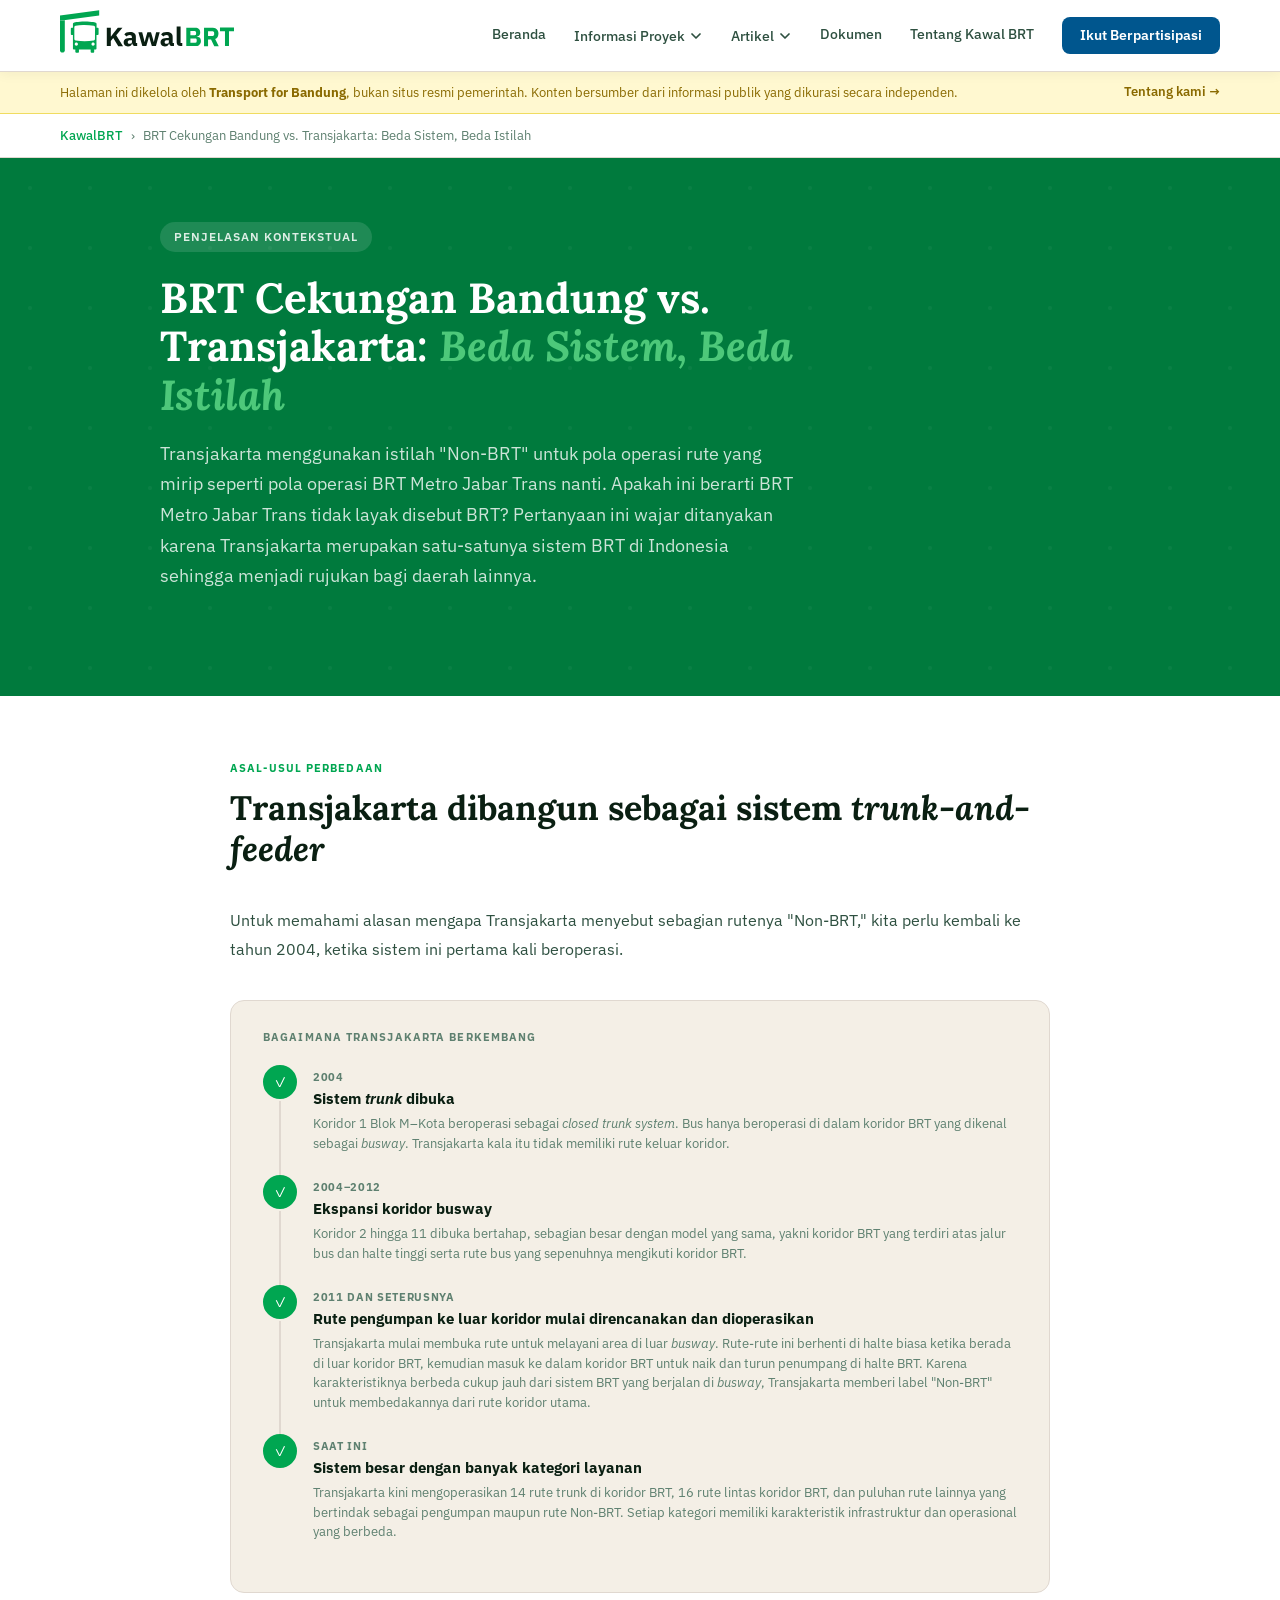
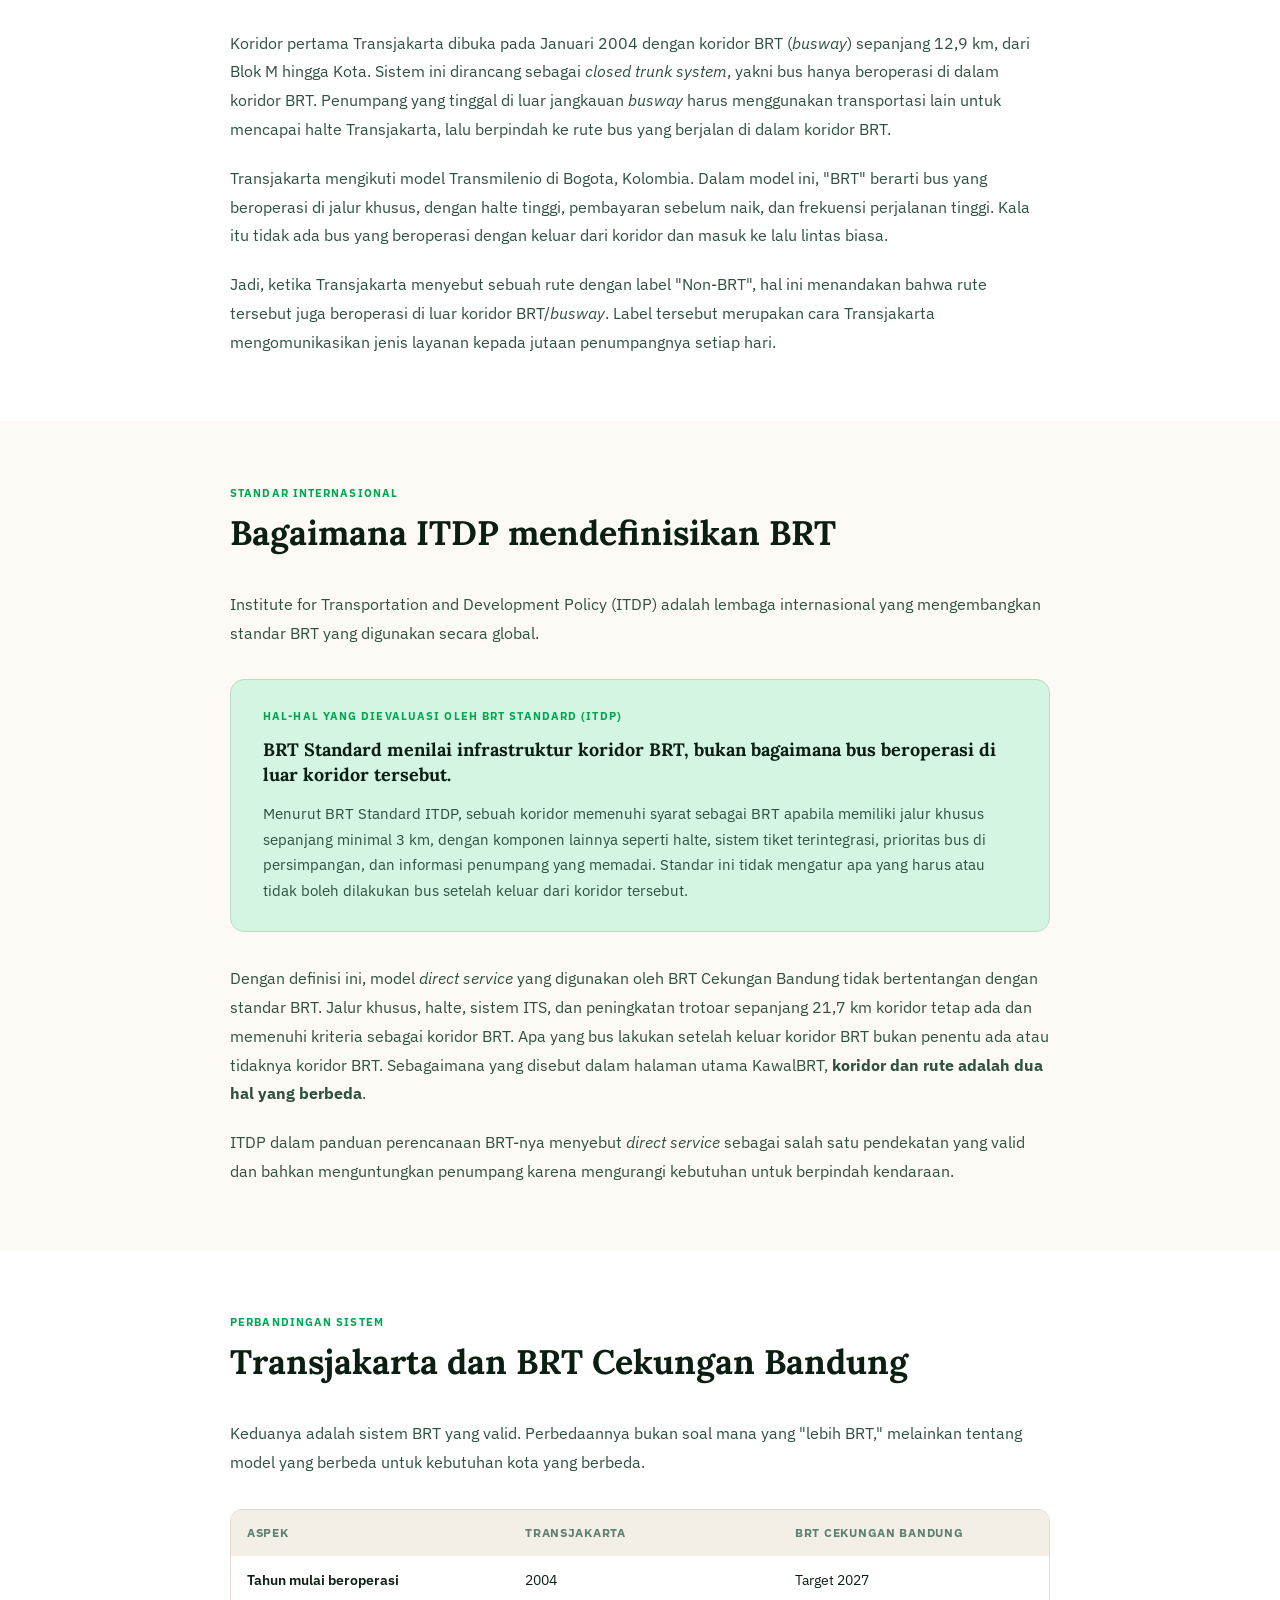
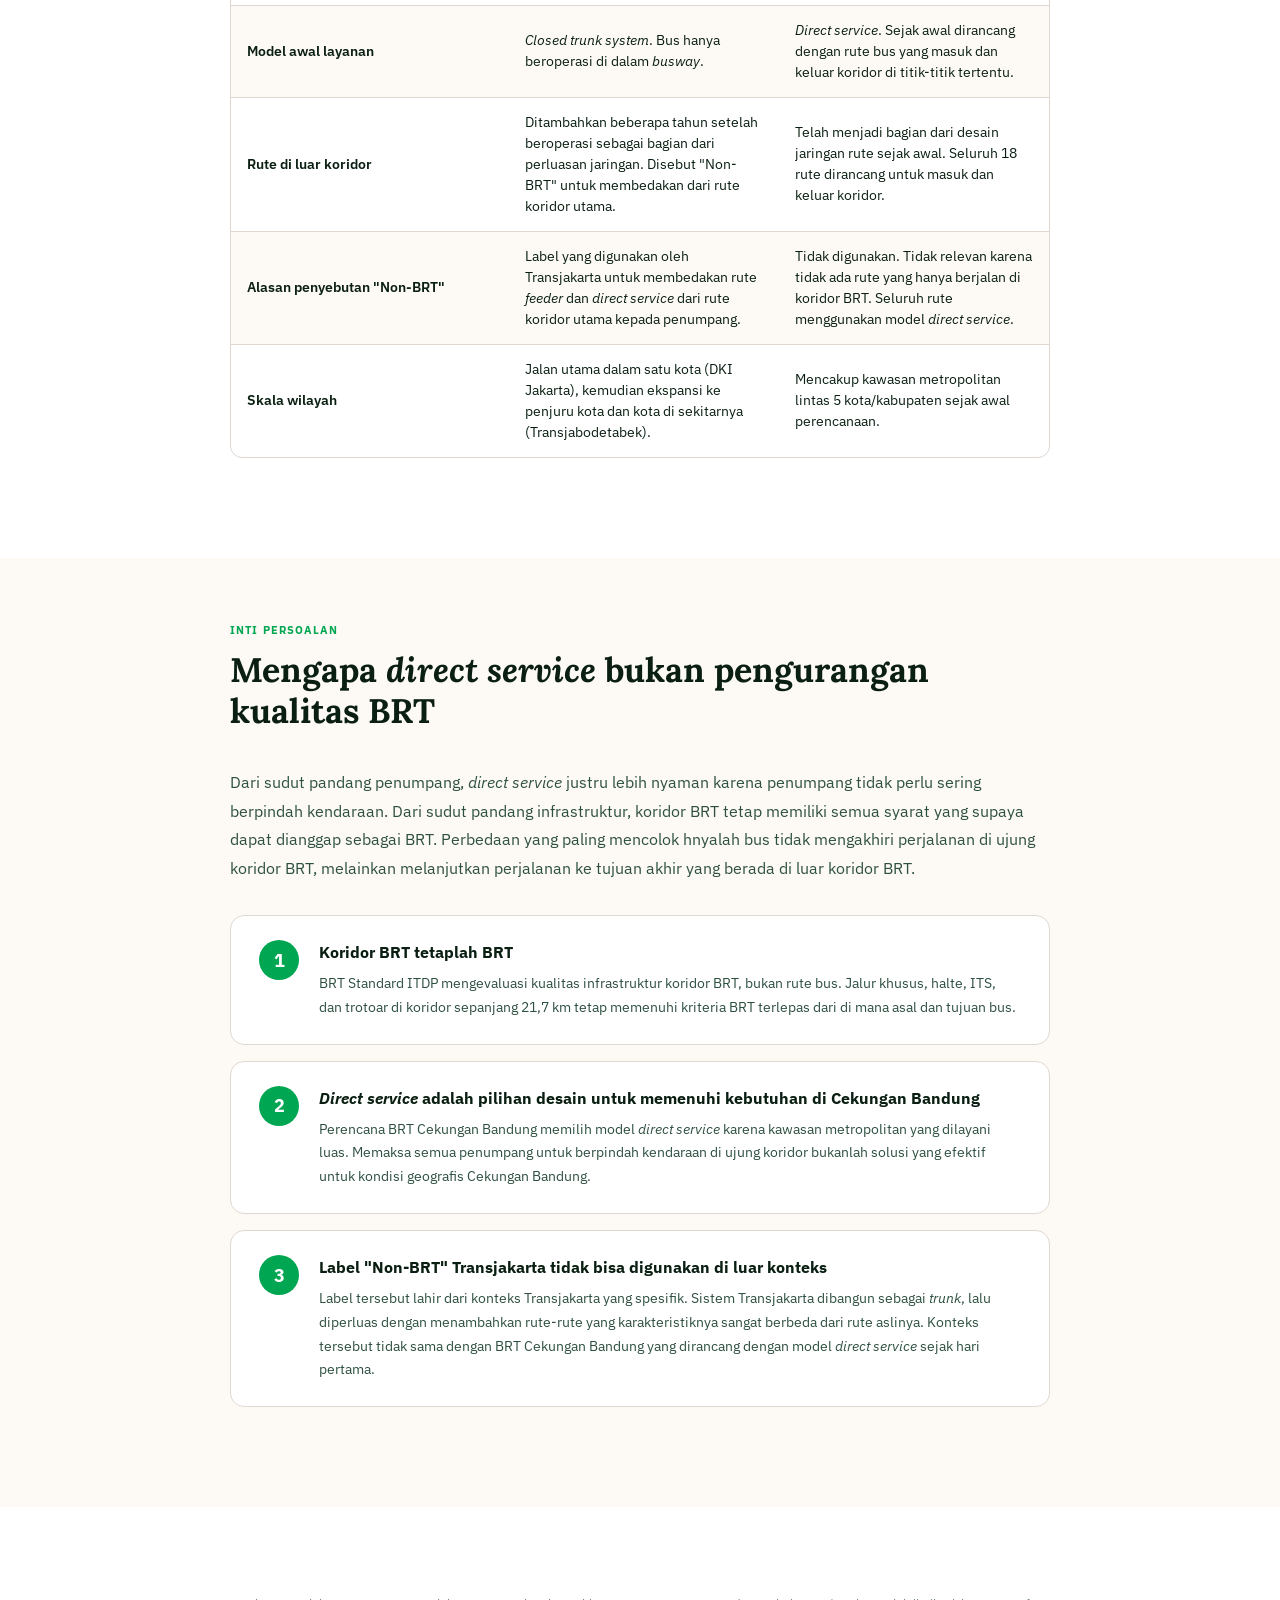
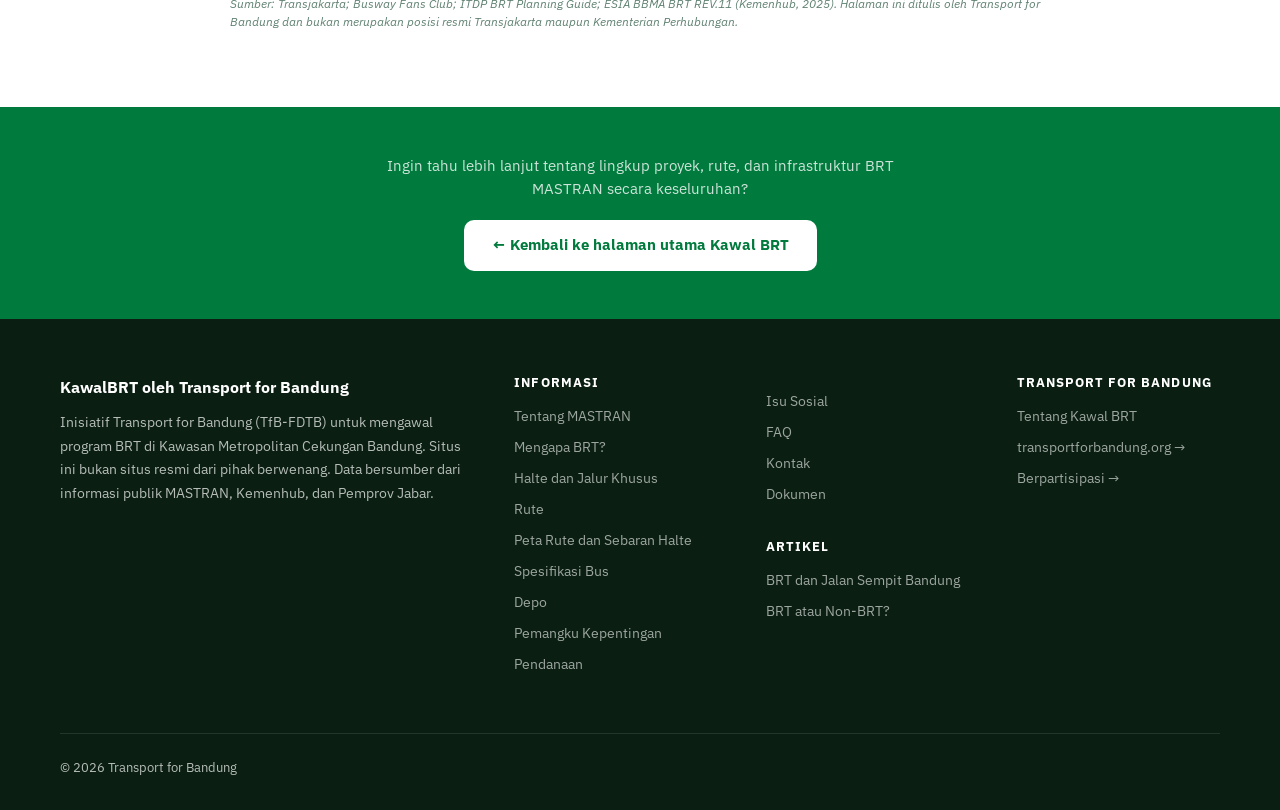
<file: brt-transjakarta.html>
<!DOCTYPE html>
<html lang="id">

<head>
  <meta charset="UTF-8">
  <meta name="viewport" content="width=device-width, initial-scale=1.0">
  <title>BRT Cekungan Bandung Bukanlah Transjakarta — Kawal BRT</title>
  <meta name="description"
    content="Mengapa BRT Cekungan Bandung tetap disebut BRT meski menggunakan skema direct service? Penjelasan mengenai perbedaan sistem BRT Cekungan Bandung dan Transjakarta.">
  <meta name="author" content="Transport for Bandung">
  <meta name="keywords" content="brt, transjakarta, cekungan bandung, direct service, metro jabar trans">
  <link rel="canonical" href="https://kawalbrt.transportforbandung.org/brt-transjakarta.html">
  <meta name="robots" content="index, follow">
  <meta name="theme-color" content="#f7f2e7">

  <meta property="og:title" content="BRT Cekungan Bandung Bukanlah Transjakarta — Kawal BRT">
  <meta property="og:description" content="Mengapa BRT Cekungan Bandung tetap disebut BRT meski menggunakan skema direct service? Penjelasan mengenai perbedaan sistem BRT Cekungan Bandung dan Transjakarta.">
  <meta property="og:type" content="article">
  <meta property="og:url" content="https://kawalbrt.transportforbandung.org/brt-transjakarta.html">
  <meta property="og:image" content="https://kawalbrt.transportforbandung.org/assets/kawalbrt-logo-banner.png">
  <meta property="og:image:width" content="1200">
  <meta property="og:image:height" content="630">
  <meta property="og:image:alt" content="Logo Kawal BRT">
  <meta property="og:site_name" content="Kawal BRT">
  <meta property="og:locale" content="id_ID">

  <meta name="twitter:card" content="summary_large_image">
  <meta name="twitter:title" content="BRT Cekungan Bandung Bukanlah Transjakarta — Kawal BRT">
  <meta name="twitter:description" content="Mengapa BRT Cekungan Bandung tetap disebut BRT meski menggunakan skema direct service? Penjelasan mengenai perbedaan sistem BRT Cekungan Bandung dan Transjakarta.">
  <meta name="twitter:image" content="https://kawalbrt.transportforbandung.org/assets/kawalbrt-logo-banner.png">
  <meta name="twitter:image:alt" content="Logo Kawal BRT">
  <meta name="twitter:site" content="@tf_bandung">
  <meta name="twitter:creator" content="@tf_bandung">

  <link rel="icon" href="assets/kawalbrt-logo-thumbnail.svg">
  <link rel="preconnect" href="https://fonts.gstatic.com" crossorigin>
  <link
    href="https://fonts.googleapis.com/css2?family=IBM+Plex+Sans:ital,wght@0,400;0,500;0,600;0,700;1,400;1,600&family=Lora:ital,wght@0,400;0,600;1,400&display=swap"
    rel="stylesheet">
  <link rel="stylesheet" href="style.css">
</head>
<!-- Google tag (gtag.js) -->
<script async src="https://www.googletagmanager.com/gtag/js?id=G-E4RECYBVH3"></script>
<script>
  window.dataLayer = window.dataLayer || [];
  function gtag(){dataLayer.push(arguments);}
  gtag('js', new Date());

  gtag('config', 'G-E4RECYBVH3');
</script>

<body>

  <!-- ── Header ── -->
  <div data-include="header.html"></div>

  <!-- BREADCRUMB -->
  <div class="breadcrumb">
    <a href="index.html">KawalBRT</a>
    <span>&rsaquo;</span>
    <span>BRT Cekungan Bandung vs. Transjakarta: Beda Sistem, Beda Istilah</span>
  </div>

  <!-- PAGE HERO -->
  <div class="page-hero">
    <div class="page-hero-container">
      <div class="page-hero-inner">
        <div class="page-hero-eyebrow">Penjelasan Kontekstual</div>
        <h1>BRT Cekungan Bandung vs. Transjakarta: <em>Beda Sistem, Beda Istilah</em></h1>
        <p class="page-hero-lead">Transjakarta menggunakan istilah "Non-BRT" untuk pola operasi rute yang mirip seperti pola operasi BRT Metro Jabar Trans nanti. Apakah ini berarti BRT Metro Jabar Trans tidak layak disebut BRT? Pertanyaan ini wajar ditanyakan karena Transjakarta merupakan satu-satunya sistem BRT di Indonesia sehingga menjadi rujukan bagi daerah lainnya.</p>
        <!--<div class="hero-key-point">
          <strong>Singkatnya:</strong> Transjakarta dan BRT Cekungan Bandung lahir dengan filosofi yang berbeda, berada di tempat yang berbeda, dan melayani kebutuhan yang berbeda. Tidak ada yang salah dari keduanya.
        </div>-->
      </div>
    </div>
  </div>

  <!-- SECTION 1: Transjakarta asal-usul -->
  <section style="background:var(--white);padding:64px 20px;">
    <div class="container" style="max-width:860px;">

      <div class="section-label">Asal-Usul Perbedaan</div>
      <h2 class="section-title">Transjakarta dibangun sebagai sistem <em>trunk-and-feeder</em></h2>

      <p style="font-size:16px;color:var(--text-mid);line-height:1.8;margin-bottom:20px;">Untuk memahami alasan mengapa Transjakarta menyebut sebagian rutenya "Non-BRT," kita perlu kembali ke tahun 2004, ketika sistem ini pertama kali beroperasi.</p>

      <!-- Visual timeline Transjakarta -->
      <div
        style="background:var(--warm-stone);border:1px solid var(--border-light);border-radius:14px;padding:28px 32px;margin:36px 0;">
        <div
          style="font-size:11px;font-weight:700;text-transform:uppercase;letter-spacing:0.1em;color:var(--text-soft);margin-bottom:20px;">
          Bagaimana Transjakarta Berkembang</div>
        <div class="timeline">
          <div class="tl-item">
            <div class="tl-dot done">&#10003;</div>
            <div class="tl-body">
              <div class="tl-year">2004</div>
              <div class="tl-title">Sistem <em>trunk</em> dibuka</div>
              <div class="tl-desc">Koridor 1 Blok M&ndash;Kota beroperasi sebagai <em>closed trunk system</em>. Bus hanya beroperasi di dalam koridor BRT yang dikenal sebagai <i>busway</i>. Transjakarta kala itu tidak memiliki rute keluar koridor.</div>
            </div>
          </div>
          <div class="tl-item">
            <div class="tl-dot done">&#10003;</div>
            <div class="tl-body">
              <div class="tl-year">2004&ndash;2012</div>
              <div class="tl-title">Ekspansi koridor busway</div>
              <div class="tl-desc">Koridor 2 hingga 11 dibuka bertahap, sebagian besar dengan model yang sama, yakni koridor BRT yang terdiri atas jalur bus dan halte tinggi serta rute bus yang sepenuhnya mengikuti koridor BRT.</div>
            </div>
          </div>
          <div class="tl-item">
            <div class="tl-dot done">&#10003;</div>
            <div class="tl-body">
              <div class="tl-year">2011 dan seterusnya</div>
              <div class="tl-title">Rute pengumpan ke luar koridor mulai direncanakan dan dioperasikan</div>
              <div class="tl-desc">Transjakarta mulai membuka rute untuk melayani area di luar <i>busway</i>. Rute-rute ini berhenti di halte biasa ketika berada di luar koridor BRT, kemudian masuk ke dalam koridor BRT untuk naik dan turun penumpang di halte BRT. Karena karakteristiknya berbeda cukup jauh dari sistem BRT yang berjalan di <i>busway</i>, Transjakarta memberi label "Non-BRT" untuk membedakannya dari rute koridor utama.</div>
            </div>
          </div>
          <div class="tl-item">
            <div class="tl-dot done">&#10003;</div>
            <div class="tl-body">
              <div class="tl-year">Saat ini</div>
              <div class="tl-title">Sistem besar dengan banyak kategori layanan</div>
              <div class="tl-desc">Transjakarta kini mengoperasikan 14 rute trunk di koridor BRT, 16 rute
                  lintas koridor BRT, dan puluhan rute lainnya yang bertindak sebagai pengumpan maupun rute Non-BRT. Setiap kategori memiliki karakteristik infrastruktur dan operasional yang berbeda.</div>
            </div>
          </div>
        </div>
      </div>
      
      <p style="font-size:16px;color:var(--text-mid);line-height:1.8;margin-bottom:20px;">Koridor pertama Transjakarta dibuka pada Januari 2004 dengan koridor BRT (<i>busway</i>) sepanjang 12,9 km, dari Blok M hingga Kota. Sistem ini dirancang sebagai <em>closed trunk system</em>, yakni bus hanya beroperasi di dalam koridor BRT. Penumpang yang tinggal di luar jangkauan <i>busway</i> harus menggunakan transportasi lain untuk mencapai halte Transjakarta, lalu berpindah ke rute bus yang berjalan di dalam koridor BRT.</p>

      <p style="font-size:16px;color:var(--text-mid);line-height:1.8;margin-bottom:20px;">Transjakarta mengikuti model Transmilenio di Bogota, Kolombia. Dalam model ini, "BRT" berarti bus yang beroperasi di jalur khusus, dengan halte tinggi, pembayaran sebelum naik, dan frekuensi perjalanan tinggi. Kala itu tidak ada bus yang beroperasi dengan keluar dari koridor dan masuk ke lalu lintas biasa.</p>

      <p style="font-size:16px;color:var(--text-mid);line-height:1.8;margin-bottom:0;">Jadi, ketika Transjakarta menyebut sebuah rute dengan label "Non-BRT", hal ini menandakan bahwa rute tersebut juga beroperasi di luar koridor BRT/<i>busway</i>. Label tersebut merupakan cara Transjakarta mengomunikasikan jenis layanan kepada jutaan penumpangnya setiap hari.</p>

    </div>
  </section>

  <!-- SECTION 2: Bagaimana ITDP mendefinisikan BRT -->
  <section style="background:var(--warm-cream);padding:64px 20px;">
    <div class="container" style="max-width:860px;">

      <div class="section-label">Standar Internasional</div>
      <h2 class="section-title">Bagaimana ITDP mendefinisikan BRT</h2>

      <p style="font-size:16px;color:var(--text-mid);line-height:1.8;margin-bottom:20px;">Institute for Transportation and Development Policy (ITDP) adalah lembaga internasional yang mengembangkan standar BRT yang digunakan secara global.</p>

      <!-- Key callout: what ITDP evaluates -->
      <div
        style="background:var(--brand-green-pale);border:1px solid #B7DEC4;border-radius:14px;padding:28px 32px;margin:32px 0;">
        <div
          style="font-size:11px;font-weight:700;text-transform:uppercase;letter-spacing:0.1em;color:var(--brand-green);margin-bottom:12px;">
          Hal-hal yang Dievaluasi oleh BRT Standard (ITDP)</div>
        <p style="font-size:18px;font-weight:700;color:var(--text-dark);font-family:'Lora',serif;margin-bottom:14px;line-height:1.4;">
          BRT Standard menilai infrastruktur koridor BRT, bukan bagaimana bus beroperasi di luar koridor tersebut.</p>
        <p style="font-size:15px;color:var(--text-mid);line-height:1.7;margin-bottom:0;">Menurut BRT Standard ITDP,
          sebuah koridor memenuhi syarat sebagai BRT apabila memiliki jalur khusus sepanjang minimal 3 km, dengan
          komponen lainnya seperti halte, sistem tiket terintegrasi, prioritas bus di persimpangan,
          dan informasi penumpang yang memadai. Standar ini tidak mengatur apa yang harus atau tidak boleh dilakukan bus setelah keluar dari koridor tersebut.</p>
      </div>

      <p style="font-size:16px;color:var(--text-mid);line-height:1.8;margin-bottom:20px;">Dengan definisi ini, model
        <em>direct service</em> yang digunakan oleh BRT Cekungan Bandung tidak bertentangan dengan standar BRT. Jalur khusus, halte, sistem ITS, dan peningkatan trotoar sepanjang 21,7 km koridor tetap ada dan memenuhi kriteria sebagai koridor BRT. Apa yang bus lakukan setelah keluar koridor BRT bukan penentu ada atau tidaknya koridor BRT. Sebagaimana yang disebut dalam halaman utama KawalBRT, <b>koridor dan rute adalah dua hal yang berbeda</b>.</p>

      <p style="font-size:16px;color:var(--text-mid);line-height:1.8;margin-bottom:0;">ITDP dalam panduan perencanaan BRT-nya menyebut <em>direct service</em> sebagai salah satu pendekatan yang valid dan bahkan menguntungkan penumpang karena mengurangi kebutuhan untuk berpindah kendaraan.</p>

    </div>
  </section>

  <!-- SECTION 3: Perbandingan langsung -->
  <section style="background:var(--white);padding:64px 20px;">
    <div class="container" style="max-width:860px;">

      <div class="section-label">Perbandingan Sistem</div>
      <h2 class="section-title">Transjakarta dan BRT Cekungan Bandung</h2>

      <p style="font-size:16px;color:var(--text-mid);line-height:1.8;margin-bottom:32px;">Keduanya adalah sistem BRT yang valid. Perbedaannya bukan soal mana yang "lebih BRT," melainkan tentang model yang berbeda untuk kebutuhan kota yang berbeda.</p>

      <!-- Comparison table -->
      <div class="routes-table" style="margin-bottom:36px;">
        <table>
          <thead>
            <tr>
              <th style="width:34%;">Aspek</th>
              <th style="width:33%;">Transjakarta</th>
              <th style="width:33%;">BRT Cekungan Bandung</th>
            </tr>
          </thead>
          <tbody>
            <tr>
              <td style="font-weight:600;color:var(--text-dark);">Tahun mulai beroperasi</td>
              <td>2004</td>
              <td>Target 2027</td>
            </tr>
            <tr>
              <td style="font-weight:600;color:var(--text-dark);">Model awal layanan</td>
              <td><em>Closed trunk system</em>. Bus hanya beroperasi di dalam <i>busway</i>.</td>
              <td><em>Direct service</em>. Sejak awal dirancang dengan rute bus yang masuk dan keluar koridor di titik-titik tertentu.</td>
            </tr>
            <tr>
              <td style="font-weight:600;color:var(--text-dark);">Rute di luar koridor</td>
              <td>Ditambahkan beberapa tahun setelah beroperasi sebagai bagian dari perluasan jaringan. Disebut "Non-BRT" untuk membedakan dari rute koridor utama.</td>
              <td>Telah menjadi bagian dari desain jaringan rute sejak awal. Seluruh 18 rute dirancang untuk masuk dan keluar koridor.</td>
            </tr>
            <tr>
              <td style="font-weight:600;color:var(--text-dark);">Alasan penyebutan "Non-BRT"</td>
              <td>Label yang digunakan oleh Transjakarta untuk membedakan rute <i>feeder</i> dan <i>direct service</i> dari rute koridor utama kepada penumpang.</td>
              <td>Tidak digunakan. Tidak relevan karena tidak ada rute yang hanya berjalan di koridor BRT. Seluruh rute menggunakan model <em>direct service</em>.</td>
            </tr>
            <tr>
              <td style="font-weight:600;color:var(--text-dark);">Skala wilayah</td>
              <td>Jalan utama dalam satu kota (DKI Jakarta), kemudian ekspansi ke penjuru kota dan kota di sekitarnya (Transjabodetabek).</td>
              <td>Mencakup kawasan metropolitan lintas 5 kota/kabupaten sejak awal perencanaan.</td>
            </tr>
          </tbody>
        </table>
      </div>

    </div>
  </section>

  <!-- SECTION 4: Mengapa direct service bukan masalah -->
  <section style="background:var(--warm-cream);padding:64px 20px;">
    <div class="container" style="max-width:860px;">

      <div class="section-label">Inti Persoalan</div>
      <h2 class="section-title">Mengapa <em>direct service</em> bukan pengurangan kualitas BRT</h2>

      <p style="font-size:16px;color:var(--text-mid);line-height:1.8;margin-bottom:32px;">Dari sudut pandang penumpang, <em>direct service</em> justru lebih nyaman karena penumpang tidak perlu sering berpindah kendaraan. Dari sudut pandang infrastruktur, koridor BRT tetap memiliki semua syarat yang supaya dapat dianggap sebagai BRT. Perbedaan yang paling mencolok hnyalah bus tidak mengakhiri perjalanan di ujung koridor BRT, melainkan melanjutkan perjalanan ke tujuan akhir yang berada di luar koridor BRT.</p>

      <!-- Three point explainer -->
      <div style="display:flex;flex-direction:column;gap:16px;margin-bottom:36px;">

        <div style="background:var(--white);border:1.5px solid var(--border-light);border-radius:14px;padding:24px 28px;display:flex;gap:20px;align-items:flex-start;">
          <div
            style="width:40px;height:40px;border-radius:50%;background:var(--brand-green);color:white;display:flex;align-items:center;justify-content:center;font-size:18px;font-weight:800;flex-shrink:0;">
            1</div>
          <div>
            <div style="font-size:16px;font-weight:700;color:var(--text-dark);margin-bottom:8px;">Koridor BRT tetaplah BRT</div>
            <p style="font-size:14px;color:var(--text-mid);line-height:1.7;margin-bottom:0;">BRT Standard ITDP mengevaluasi kualitas infrastruktur koridor BRT, bukan rute bus. Jalur khusus, halte, ITS, dan trotoar di koridor sepanjang 21,7 km tetap memenuhi kriteria BRT terlepas dari di mana asal dan tujuan bus.</p>
          </div>
        </div>

        <div style="background:var(--white);border:1.5px solid var(--border-light);border-radius:14px;padding:24px 28px;display:flex;gap:20px;align-items:flex-start;">
          <div
            style="width:40px;height:40px;border-radius:50%;background:var(--brand-green);color:white;display:flex;align-items:center;justify-content:center;font-size:18px;font-weight:800;flex-shrink:0;">
            2</div>
          <div>
            <div style="font-size:16px;font-weight:700;color:var(--text-dark);margin-bottom:8px;"><em>Direct
                service</em> adalah pilihan desain untuk memenuhi kebutuhan di Cekungan Bandung</div>
            <p style="font-size:14px;color:var(--text-mid);line-height:1.7;margin-bottom:0;">Perencana BRT Cekungan
              Bandung memilih model <em>direct service</em> karena kawasan metropolitan yang dilayani luas. Memaksa semua penumpang untuk berpindah kendaraan di ujung koridor bukanlah solusi yang efektif untuk kondisi geografis Cekungan Bandung.</p>
          </div>
        </div>

        <div style="background:var(--white);border:1.5px solid var(--border-light);border-radius:14px;padding:24px 28px;display:flex;gap:20px;align-items:flex-start;">
          <div
            style="width:40px;height:40px;border-radius:50%;background:var(--brand-green);color:white;display:flex;align-items:center;justify-content:center;font-size:18px;font-weight:800;flex-shrink:0;">
            3</div>
          <div>
            <div style="font-size:16px;font-weight:700;color:var(--text-dark);margin-bottom:8px;">Label "Non-BRT" Transjakarta tidak bisa digunakan di luar konteks</div>
            <p style="font-size:14px;color:var(--text-mid);line-height:1.7;margin-bottom:0;">Label tersebut lahir dari konteks Transjakarta yang spesifik. Sistem Transjakarta dibangun sebagai <em>trunk</em>, lalu diperluas dengan menambahkan rute-rute yang karakteristiknya sangat berbeda dari rute aslinya. Konteks tersebut tidak sama dengan BRT Cekungan Bandung yang dirancang dengan model <em>direct service</em> sejak hari pertama.</p>
          </div>
        </div>
      </div>
    </div>
  </section>

  <!-- SECTION 5: Apa yang bisa dipelajari -->
  <section style="background:var(--white);padding:64px 20px;">
    <div class="container" style="max-width:860px;">
      <p style="font-size:12px;color:var(--text-soft);margin-top:24px;font-style:italic;">Sumber: Transjakarta; Busway Fans Club; ITDP BRT Planning Guide; ESIA BBMA BRT REV.11
        (Kemenhub, 2025). Halaman ini ditulis oleh Transport for Bandung dan bukan merupakan posisi resmi Transjakarta maupun Kementerian Perhubungan.</p>
    </div>
  </section>

  <!-- ── Back CTA ── -->
<div class="back-section">
  <div style="max-width:560px;margin:0 auto;">
    <p>Ingin tahu lebih lanjut tentang lingkup proyek, rute, dan infrastruktur BRT MASTRAN secara keseluruhan?</p>
    <a href="index.html" class="btn-white-lg">&larr; Kembali ke halaman utama Kawal BRT</a>
  </div>
</div>

  <!-- ── Footer ── -->
  <div data-include="footer.html"></div>

  <script src="main.js"></script>

</body>

</html>
</file>
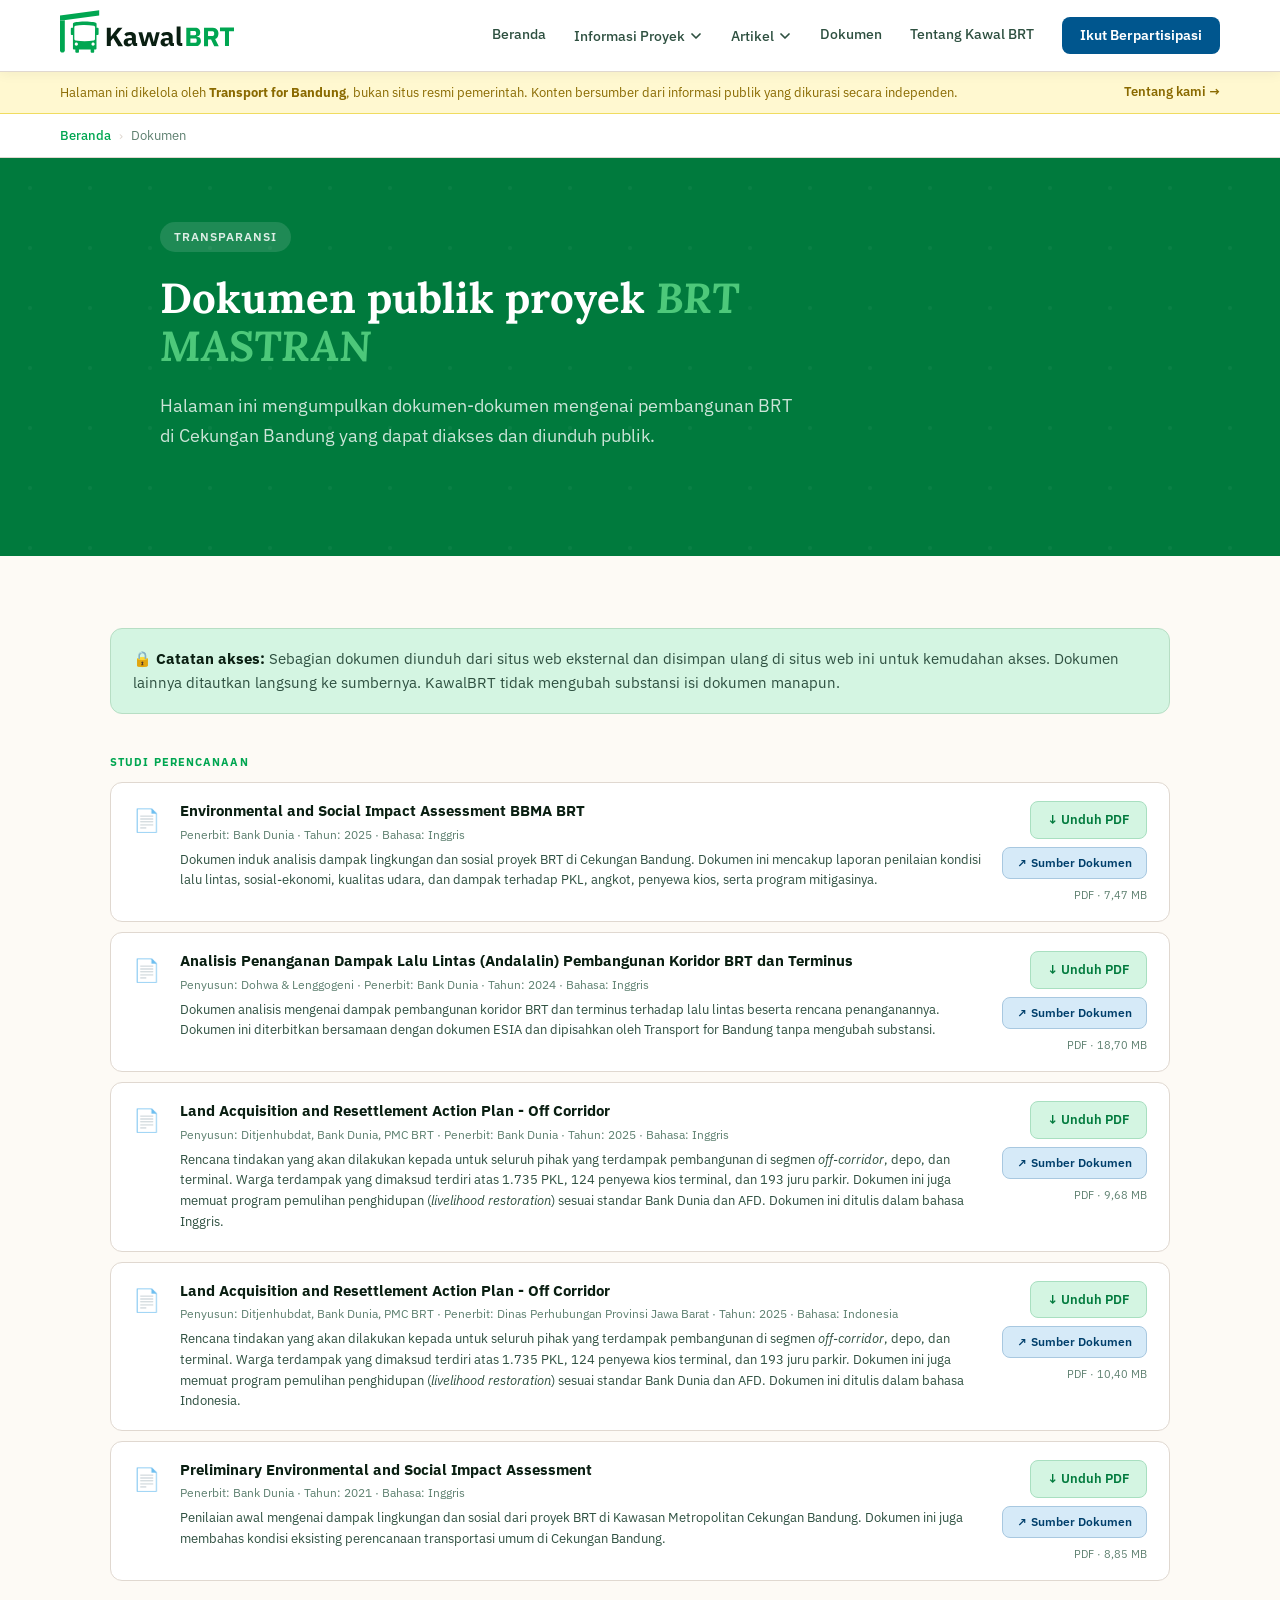
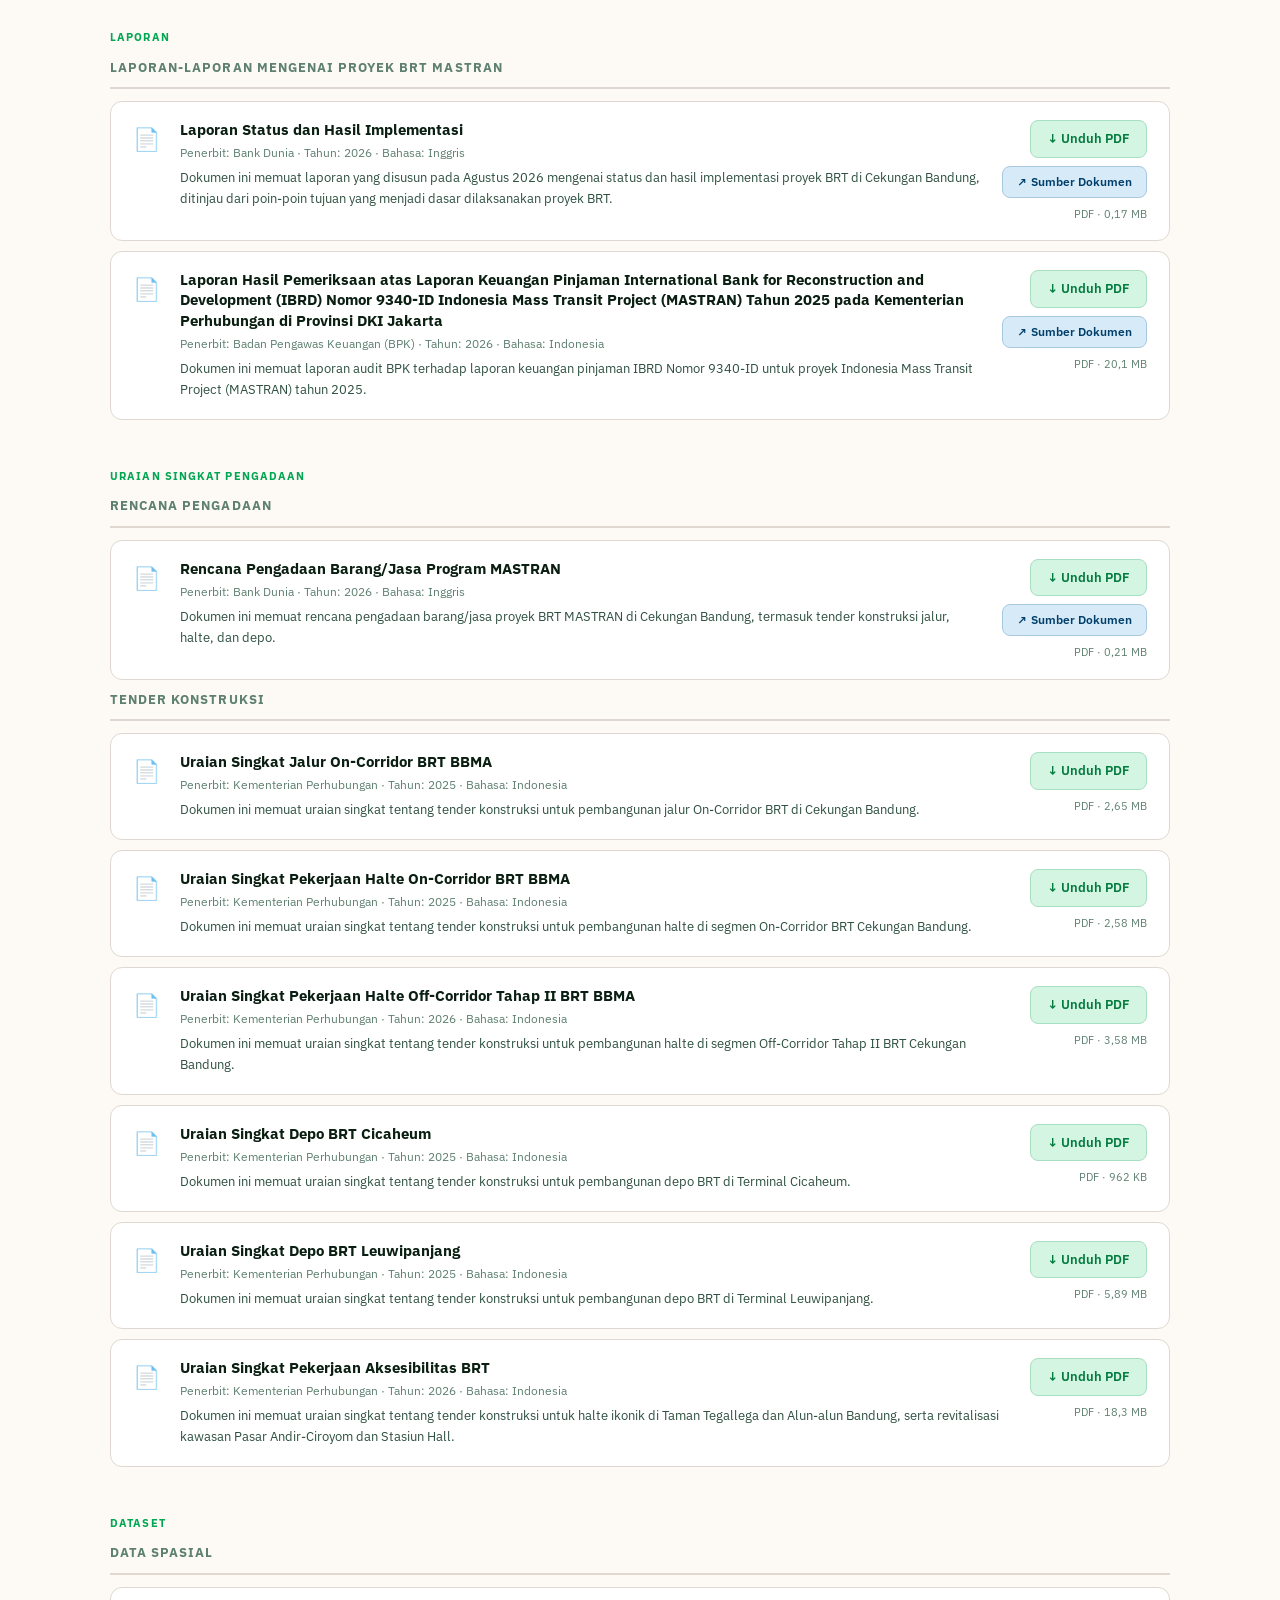
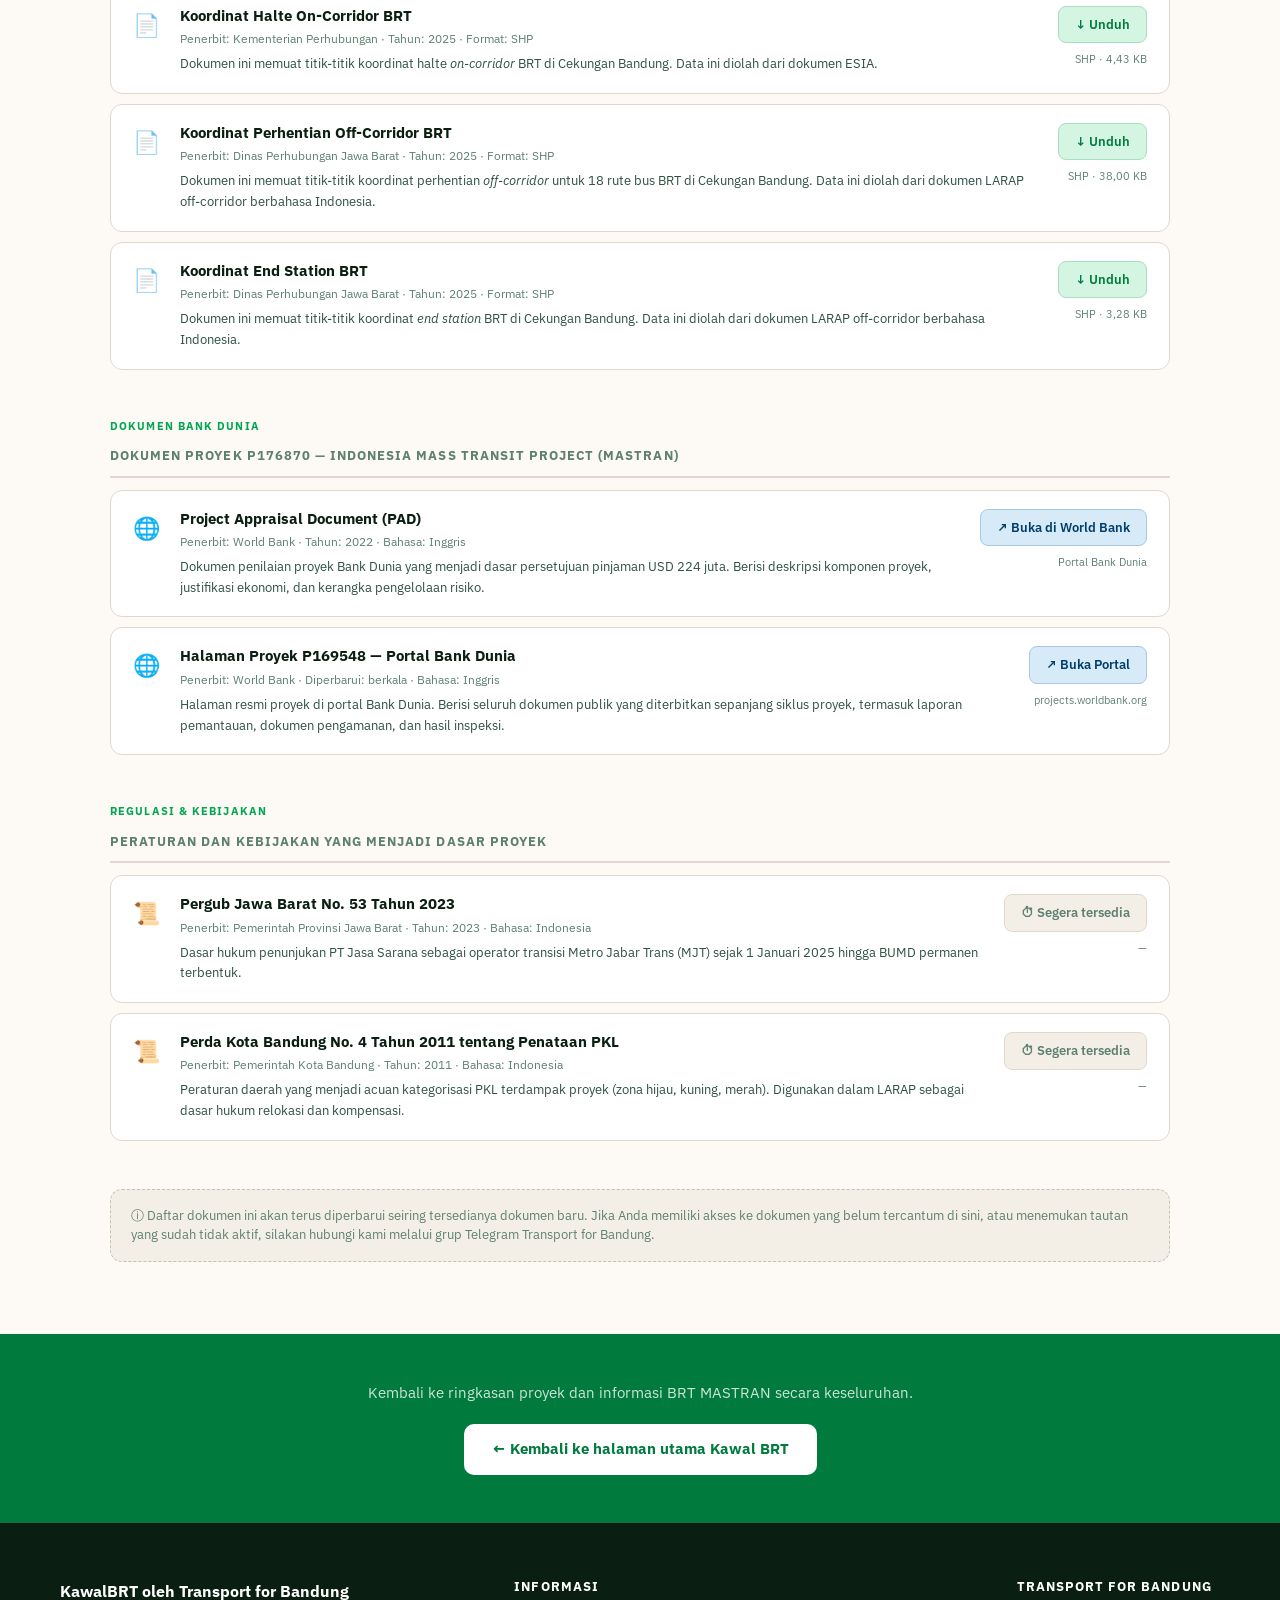
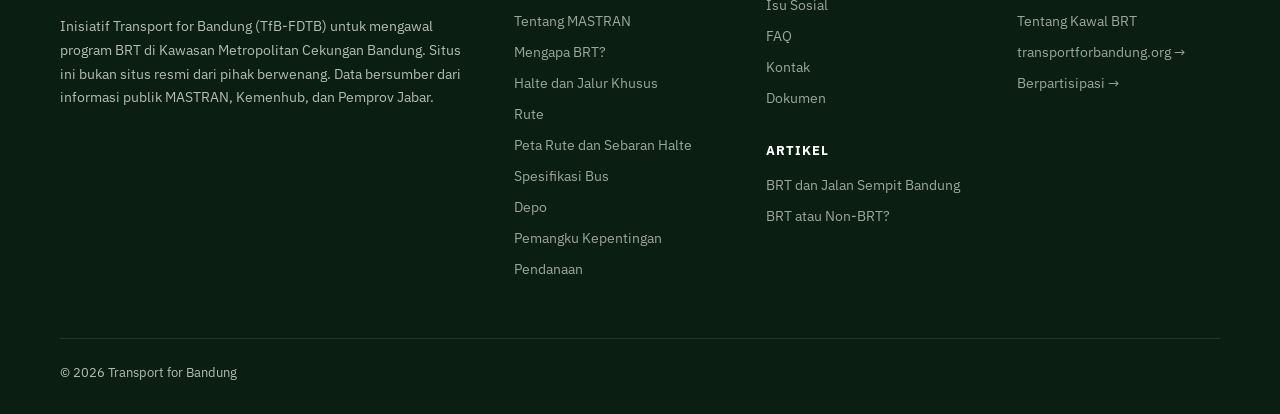
<file: dokumen.html>
<!DOCTYPE html>
<html lang="id">

<head>
    <meta charset="UTF-8">
    <meta name="viewport" content="width=device-width, initial-scale=1.0">
    <title>Dokumen Publik - Kawal BRT</title>
    <meta name="description" content="Kumpulan dokumen publik proyek BRT MASTRAN di Cekungan Bandung yang dapat diakses dan diunduh oleh publik.">
    <meta name="author" content="Transport for Bandung">
    <meta name="keywords" content="dokumen publik, brt, mastran, cekungan bandung">
    <link rel="canonical" href="https://kawalbrt.transportforbandung.org/dokumen.html">
    <meta name="robots" content="index, follow">
    <meta name="theme-color" content="#f7f2e7">

    <meta property="og:title" content="Dokumen Publik - Kawal BRT">
    <meta property="og:description" content="Kumpulan dokumen publik proyek BRT MASTRAN di Cekungan Bandung yang dapat diakses dan diunduh oleh publik.">
    <meta property="og:type" content="website">
    <meta property="og:url" content="https://kawalbrt.transportforbandung.org/dokumen.html">
    <meta property="og:image" content="https://kawalbrt.transportforbandung.org/assets/kawalbrt-logo-banner.png">
    <meta property="og:image:width" content="1200">
    <meta property="og:image:height" content="630">
    <meta property="og:image:alt" content="Logo Kawal BRT">
    <meta property="og:site_name" content="Kawal BRT">
    <meta property="og:locale" content="id_ID">

    <meta name="twitter:card" content="summary_large_image">
    <meta name="twitter:title" content="Dokumen Publik - Kawal BRT">
    <meta name="twitter:description" content="Kumpulan dokumen publik proyek BRT MASTRAN di Cekungan Bandung yang dapat diakses dan diunduh oleh publik.">
    <meta name="twitter:image" content="https://kawalbrt.transportforbandung.org/assets/kawalbrt-logo-banner.png">
    <meta name="twitter:image:alt" content="Logo Kawal BRT">
    <meta name="twitter:site" content="@tf_bandung">
    <meta name="twitter:creator" content="@tf_bandung">

    <link rel="icon" href="assets/kawalbrt-logo-thumbnail.svg">
    <link rel="preconnect" href="https://fonts.googleapis.com">
    <link rel="preconnect" href="https://fonts.gstatic.com" crossorigin>
    <link
        href="https://fonts.googleapis.com/css2?family=IBM+Plex+Sans:ital,wght@0,400;0,500;0,600;0,700;1,400;1,600&family=Lora:ital,wght@0,400;0,600;1,400&display=swap"
        rel="stylesheet">
    <link rel="stylesheet" href="style.css">
</head>
<!-- Google tag (gtag.js) -->
<script async src="https://www.googletagmanager.com/gtag/js?id=G-E4RECYBVH3"></script>
<script>
  window.dataLayer = window.dataLayer || [];
  function gtag(){dataLayer.push(arguments);}
  gtag('js', new Date());

  gtag('config', 'G-E4RECYBVH3');
</script>

<body>

    <!-- Header -->
    <div data-include="header.html"></div>

    <!-- Breadcrumb -->
    <div class="breadcrumb">
        <a href="index.html">Beranda</a>
        <span style="color:var(--border-light)">&rsaquo;</span>
        <span>Dokumen</span>
    </div>

    <!-- ── Hero ── -->
    <div class="page-hero">
        <div class="page-hero-container">
            <div class="page-hero-inner">
                <div class="page-hero-eyebrow">Transparansi</div>
                <h1>Dokumen publik proyek <em>BRT MASTRAN</em></h1>
                <p class="page-hero-lead">Halaman ini mengumpulkan dokumen-dokumen mengenai pembangunan BRT di Cekungan Bandung yang dapat diakses dan diunduh publik.</p>
            </div>
        </div>
    </div>

    <!-- ── Main content ── -->
    <section style="background:var(--warm-cream);padding:72px 20px;">
        <div class="container">

            <div class="mjt-note" style="margin-bottom:40px;">
                &#128274; <strong>Catatan akses:</strong> Sebagian dokumen diunduh dari situs web eksternal dan disimpan ulang di situs web ini untuk kemudahan akses. Dokumen lainnya ditautkan langsung ke sumbernya. KawalBRT tidak mengubah substansi isi dokumen manapun.
            </div>

            <div class="doc-group">
                <div class="section-label">Studi Perencanaan</div>
                <div class="doc-item">
                    <div class="doc-icon">&#128196;</div>
                    <div class="doc-body">
                        <div class="doc-name">Environmental and Social Impact Assessment BBMA BRT</div>
                        <div class="doc-meta">Penerbit: Bank Dunia &middot; Tahun: 2025 &middot; Bahasa: Inggris</div>
                        <div class="doc-desc">Dokumen induk analisis dampak lingkungan dan sosial proyek BRT di Cekungan Bandung. Dokumen ini mencakup laporan penilaian kondisi lalu lintas, sosial-ekonomi, kualitas udara, dan dampak terhadap PKL, angkot, penyewa kios, serta program mitigasinya.
                        </div>
                    </div>
                    <div class="doc-action">
                        <a href="/doc/Environmental-and-Social-Impact-Assessment-BBMA-REV.11.pdf" class="btn-dl available">&#8595; Unduh PDF</a>
                        <a href="https://documents1.worldbank.org/curated/en/099040101302231080/pdf/Bandung0BRT0Perliminary0ESIA0final.pdf"
                            class="btn-dl external" target="_blank" rel="noopener">&#8599; Sumber Dokumen</a>
                        <span class="doc-filesize">PDF &middot; 7,47 MB</span>
                    </div>
                </div>

                <div class="doc-item">
                    <div class="doc-icon">&#128196;</div>
                    <div class="doc-body">
                        <div class="doc-name">Analisis Penanganan Dampak Lalu Lintas (Andalalin) Pembangunan Koridor BRT dan Terminus</div>
                        <div class="doc-meta">Penyusun: Dohwa & Lenggogeni &middot; Penerbit: Bank Dunia &middot; Tahun: 2024 &middot; Bahasa: Inggris</div>
                        <div class="doc-desc">Dokumen analisis mengenai dampak pembangunan koridor BRT dan terminus terhadap lalu lintas beserta rencana penanganannya. Dokumen ini diterbitkan bersamaan dengan dokumen ESIA dan dipisahkan oleh Transport for Bandung tanpa mengubah substansi.
                        </div>
                    </div>
                    <div class="doc-action">
                        <a href="/doc/Analisis-Penanganan-Dampak-Lalu-Lintas-Pembangunan-Koridor-BRT-dan-Terminus.pdf" class="btn-dl available">&#8595; Unduh PDF</a>
                        <a href="https://documents1.worldbank.org/curated/en/099040101302231080/pdf/Bandung0BRT0Perliminary0ESIA0final.pdf"
                            class="btn-dl external" target="_blank" rel="noopener">&#8599; Sumber Dokumen</a>
                        <span class="doc-filesize">PDF &middot; 18,70 MB</span>
                    </div>
                </div>

                <div class="doc-item">
                    <div class="doc-icon">&#128196;</div>
                    <div class="doc-body">
                        <div class="doc-name">Land Acquisition and Resettlement Action Plan - Off Corridor</div>
                        <div class="doc-meta">Penyusun: Ditjenhubdat, Bank Dunia, PMC BRT &middot; Penerbit: Bank Dunia &middot; Tahun: 2025 &middot; Bahasa: Inggris</div>
                        <div class="doc-desc">Rencana tindakan yang akan dilakukan kepada untuk seluruh pihak yang terdampak pembangunan di segmen <i>off-corridor</i>, depo, dan terminal. Warga terdampak yang dimaksud terdiri atas 1.735 PKL, 124 penyewa kios terminal, dan 193 juru parkir. Dokumen ini juga memuat program pemulihan penghidupan (<i>livelihood restoration</i>) sesuai standar Bank Dunia dan AFD. Dokumen ini ditulis dalam bahasa Inggris.
                        </div>
                    </div>
                    <div class="doc-action">
                        <a href="/doc/Land-Acquisition-and-Resettlement-Action-Plan-BBMA-BRT-Off-Corridor-en.pdf" class="btn-dl available">&#8595; Unduh PDF</a>
                        <a href="https://documents1.worldbank.org/curated/en/099122125220511323/pdf/P169548-0e8e3865-1ab0-4b91-a706-7bd30fbf4c11.pdf"
                            class="btn-dl external" target="_blank" rel="noopener">&#8599; Sumber Dokumen</a>
                        <span class="doc-filesize">PDF &middot; 9,68 MB</span>
                    </div>
                </div>

                <div class="doc-item">
                    <div class="doc-icon">&#128196;</div>
                    <div class="doc-body">
                        <div class="doc-name">Land Acquisition and Resettlement Action Plan - Off Corridor</div>
                        <div class="doc-meta">Penyusun: Ditjenhubdat, Bank Dunia, PMC BRT &middot; Penerbit: Dinas Perhubungan Provinsi Jawa Barat &middot; Tahun: 2025 &middot; Bahasa: Indonesia</div>
                        <div class="doc-desc">Rencana tindakan yang akan dilakukan kepada untuk seluruh pihak yang terdampak pembangunan di segmen <i>off-corridor</i>, depo, dan terminal. Warga terdampak yang dimaksud terdiri atas 1.735 PKL, 124 penyewa kios terminal, dan 193 juru parkir. Dokumen ini juga memuat program pemulihan penghidupan (<i>livelihood restoration</i>) sesuai standar Bank Dunia dan AFD. Dokumen ini ditulis dalam bahasa Indonesia.
                        </div>
                    </div>
                    <div class="doc-action">
                        <a href="/doc/Land-Acquisition-and-Resettlement-Action-Plan-BBMA-BRT-Off-Corridor-id.pdf" class="btn-dl available">&#8595; Unduh PDF</a>
                        <a href="https://bit.ly/LarapBBMA"
                            class="btn-dl external" target="_blank" rel="noopener">&#8599; Sumber Dokumen</a>
                        <span class="doc-filesize">PDF &middot; 10,40 MB</span>
                    </div>
                </div>

                <div class="doc-item">
                    <div class="doc-icon">&#128196;</div>
                    <div class="doc-body">
                        <div class="doc-name">Preliminary Environmental and Social Impact Assessment</div>
                        <div class="doc-meta">Penerbit: Bank Dunia &middot; Tahun: 2021 &middot; Bahasa: Inggris</div>
                        <div class="doc-desc">Penilaian awal mengenai dampak lingkungan dan sosial dari proyek BRT di Kawasan Metropolitan Cekungan Bandung. Dokumen ini juga membahas kondisi eksisting perencanaan transportasi umum di Cekungan Bandung.
                        </div>
                    </div>
                    <div class="doc-action">
                        <a href="/doc/Preliminary-Environmental-and-Social-Impact-Assessment-BBMA.pdf" class="btn-dl available">&#8595; Unduh PDF</a>
                        <a href="https://documents1.worldbank.org/curated/en/099040101302231080/pdf/Bandung0BRT0Perliminary0ESIA0final.pdf"
                            class="btn-dl external" target="_blank" rel="noopener">&#8599; Sumber Dokumen</a>
                        <span class="doc-filesize">PDF &middot; 8,85 MB</span>
                    </div>
                </div>
            </div>

            <!--Laporan-->
            <div class="doc-group">
                <div class="section-label">Laporan</div>
                <div class="doc-group-title">Laporan-laporan mengenai proyek BRT Mastran</div>

                <div class="doc-item">
                    <div class="doc-icon">&#128196;</div>
                    <div class="doc-body">
                        <div class="doc-name">Laporan Status dan Hasil Implementasi</div>
                        <div class="doc-meta">Penerbit: Bank Dunia &middot; Tahun: 2026 &middot; Bahasa: Inggris</div>
                        <div class="doc-desc">Dokumen ini memuat laporan yang disusun pada Agustus 2026 mengenai status dan hasil implementasi proyek BRT di Cekungan Bandung, ditinjau dari poin-poin tujuan yang menjadi dasar dilaksanakan proyek BRT.
                        </div>
                    </div>
                    <div class="doc-action">
                        <a href="/doc/Implementation-Status-and-Result-Report-(August-2026).pdf" class="btn-dl available">&#8595; Unduh PDF</a>
                        <a href="https://documents1.worldbank.org/curated/en/099091526011027385/pdf/P169548-6cf330ca-cd5d-43b8-ae97-efd4e5440895.pdf"
                            class="btn-dl external" target="_blank" rel="noopener">&#8599; Sumber Dokumen</a>
                        <span class="doc-filesize">PDF &middot; 0,17 MB</span>
                    </div>
                </div>
                <div class="doc-item">
                    <div class="doc-icon">&#128196;</div>
                    <div class="doc-body">
                        <div class="doc-name">Laporan Hasil Pemeriksaan atas Laporan Keuangan Pinjaman International Bank for Reconstruction and Development (IBRD) Nomor 9340-ID Indonesia Mass Transit Project (MASTRAN) Tahun 2025 pada Kementerian Perhubungan di Provinsi DKI Jakarta</div>
                        <div class="doc-meta">Penerbit: Badan Pengawas Keuangan (BPK) &middot; Tahun: 2026 &middot; Bahasa: Indonesia</div>
                        <div class="doc-desc">Dokumen ini memuat laporan audit BPK terhadap laporan keuangan pinjaman IBRD Nomor 9340-ID untuk proyek Indonesia Mass Transit Project (MASTRAN) tahun 2025.
                        </div>
                    </div>
                    <div class="doc-action">
                        <a href="/doc/Laporan-Hasil-Pemeriksaan-Atas-Laporan-Keuangan-Pinjaman-Mastran.pdf" class="btn-dl available">&#8595; Unduh PDF</a>
                        <a href="https://documents1.worldbank.org/curated/en/099072226022511592/pdf/P169548-68395823-1ca4-4750-82d3-3874d1c1a1f1.pdf"
                            class="btn-dl external" target="_blank" rel="noopener">&#8599; Sumber Dokumen</a>
                        <span class="doc-filesize">PDF &middot; 20,1 MB</span>
                    </div>
                </div>
            </div>

            <!--Tender dan Pengadaan-->
            <div class="doc-group">
                <div class="section-label">Uraian Singkat Pengadaan</div>
                <div class="doc-group-title">Rencana Pengadaan</div>
                <div class="doc-item">
                    <div class="doc-icon">&#128196;</div>
                    <div class="doc-body">
                        <div class="doc-name">Rencana Pengadaan Barang/Jasa Program MASTRAN</div>
                        <div class="doc-meta">Penerbit: Bank Dunia &middot; Tahun: 2026 &middot;
                            Bahasa: Inggris</div>
                        <div class="doc-desc">Dokumen ini memuat rencana pengadaan barang/jasa proyek BRT MASTRAN di Cekungan Bandung, termasuk tender konstruksi jalur, halte, dan depo.</div>
                    </div>
                    <div class="doc-action">
                        <a href="/doc/Procurement-Plan-Indonesia-Mass-Transit-Project-25-Sept.pdf" class="btn-dl available">&#8595; Unduh PDF</a>
                        <a href="https://https://documents.worldbank.org/en/publication/documents-reports/documentdetail/099092526070526805"
                            class="btn-dl external" target="_blank" rel="noopener">&#8599; Sumber Dokumen</a>
                        <span class="doc-filesize">PDF &middot; 0,21 MB</span>
                    </div>
                </div>

                <div class="doc-group-title">Tender Konstruksi</div>
                <div class="doc-item">
                    <div class="doc-icon">&#128196;</div>
                    <div class="doc-body">
                        <div class="doc-name">Uraian Singkat Jalur On-Corridor BRT BBMA</div>
                        <div class="doc-meta">Penerbit: Kementerian Perhubungan &middot; Tahun: 2025 &middot;
                            Bahasa: Indonesia</div>
                        <div class="doc-desc">Dokumen ini memuat uraian singkat tentang tender konstruksi untuk pembangunan jalur On-Corridor BRT di Cekungan Bandung.</div>
                    </div>
                    <div class="doc-action">
                        <a href="/doc/LOT-1-Uraian-Singkat-Jalur-On-Corridor-BRT-BBMA.pdf" class="btn-dl available">&#8595; Unduh PDF</a>
                        <span class="doc-filesize">PDF &middot; 2,65 MB</span>
                    </div>
                </div>

                <div class="doc-item">
                    <div class="doc-icon">&#128196;</div>
                    <div class="doc-body">
                        <div class="doc-name">Uraian Singkat Pekerjaan Halte On-Corridor BRT BBMA</div>
                        <div class="doc-meta">Penerbit: Kementerian Perhubungan &middot; Tahun: 2025 &middot;
                            Bahasa: Indonesia</div>
                        <div class="doc-desc">Dokumen ini memuat uraian singkat tentang tender konstruksi untuk pembangunan halte di segmen On-Corridor BRT Cekungan Bandung.</div>
                    </div>
                    <div class="doc-action">
                        <a href="/doc/LOT-2-Uraian-Singkat-Pekerjaan-Halte-On-Corridor-BRT-BBMA.pdf" class="btn-dl available">&#8595; Unduh PDF</a>
                        <span class="doc-filesize">PDF &middot; 2,58 MB</span>
                    </div>
                </div>

                <div class="doc-item">
                    <div class="doc-icon">&#128196;</div>
                    <div class="doc-body">
                        <div class="doc-name">Uraian Singkat Pekerjaan Halte Off-Corridor Tahap II BRT BBMA</div>
                        <div class="doc-meta">Penerbit: Kementerian Perhubungan &middot; Tahun: 2026 &middot;
                            Bahasa: Indonesia</div>
                        <div class="doc-desc">Dokumen ini memuat uraian singkat tentang tender konstruksi untuk pembangunan halte di segmen Off-Corridor Tahap II BRT Cekungan Bandung.</div>
                    </div>
                    <div class="doc-action">
                        <a href="/doc/Draft-Uraian-Singkat-Pekerjaan-Off-Corridor-BRT-BBMA-Tahap-II.pdf" class="btn-dl available">&#8595; Unduh PDF</a>
                        <span class="doc-filesize">PDF &middot; 3,58 MB</span>
                    </div>
                </div>

                <div class="doc-item">
                    <div class="doc-icon">&#128196;</div>
                    <div class="doc-body">
                        <div class="doc-name">Uraian Singkat Depo BRT Cicaheum</div>
                        <div class="doc-meta">Penerbit: Kementerian Perhubungan &middot; Tahun: 2025 &middot;
                            Bahasa: Indonesia</div>
                        <div class="doc-desc">Dokumen ini memuat uraian singkat tentang tender konstruksi untuk pembangunan depo BRT di Terminal Cicaheum.</div>
                    </div>
                    <div class="doc-action">
                        <a href="/doc/LOT-1-Uraian-Singkat-Pekerjaan-Depo-Cicaheum-BRT-BBMA.pdf" class="btn-dl available">&#8595; Unduh PDF</a>
                        <span class="doc-filesize">PDF &middot; 962 KB</span>
                    </div>
                </div>

                <div class="doc-item">
                    <div class="doc-icon">&#128196;</div>
                    <div class="doc-body">
                        <div class="doc-name">Uraian Singkat Depo BRT Leuwipanjang</div>
                        <div class="doc-meta">Penerbit: Kementerian Perhubungan &middot; Tahun: 2025 &middot;
                            Bahasa: Indonesia</div>
                        <div class="doc-desc">Dokumen ini memuat uraian singkat tentang tender konstruksi untuk pembangunan depo BRT di Terminal Leuwipanjang.</div>
                    </div>
                    <div class="doc-action">
                        <a href="/doc/LOT-2-Uraian-Singkat-Pekerjaan-Depo-Leuwipanjang-BRT-BBMA.pdf" class="btn-dl available">&#8595; Unduh PDF</a>
                        <span class="doc-filesize">PDF &middot; 5,89 MB</span>
                    </div>
                </div>

                <div class="doc-item">
                    <div class="doc-icon">&#128196;</div>
                    <div class="doc-body">
                        <div class="doc-name">Uraian Singkat Pekerjaan Aksesibilitas BRT</div>
                        <div class="doc-meta">Penerbit: Kementerian Perhubungan &middot; Tahun: 2026 &middot;
                            Bahasa: Indonesia</div>
                        <div class="doc-desc">Dokumen ini memuat uraian singkat tentang tender konstruksi untuk halte ikonik di Taman Tegallega dan Alun-alun Bandung, serta revitalisasi kawasan Pasar Andir-Ciroyom dan Stasiun Hall.</div>
                    </div>
                    <div class="doc-action">
                        <a href="/doc/LOT-1-dan-2-Uraian-Singkat-Pekerjaan-Aksesibilitas.pdf" class="btn-dl available">&#8595; Unduh PDF</a>
                        <span class="doc-filesize">PDF &middot; 18,3 MB</span>
                    </div>
                </div>
            </div>

            <!--Dataset-->
            <div class="doc-group">
                <div class="section-label">Dataset</div>
                <div class="doc-group-title">Data Spasial</div>

                <div class="doc-item">
                    <div class="doc-icon">&#128196;</div>
                    <div class="doc-body">
                        <div class="doc-name">Koordinat Halte On-Corridor BRT</div>
                        <div class="doc-meta">Penerbit: Kementerian Perhubungan &middot; Tahun: 2025 &middot;
                            Format: SHP</div>
                        <div class="doc-desc">Dokumen ini memuat titik-titik koordinat halte <i>on-corridor</i> BRT di Cekungan Bandung. Data ini diolah dari dokumen ESIA.</div>
                    </div>
                    <div class="doc-action">
                        <a href="/dataset/On-Corridor-Stops/On-Corridor-Stops.zip" class="btn-dl available" download>&#8595; Unduh</a>
                        <span class="doc-filesize">SHP &middot; 4,43 KB</span>
                    </div>
                </div>

                <div class="doc-item">
                    <div class="doc-icon">&#128196;</div>
                    <div class="doc-body">
                        <div class="doc-name">Koordinat Perhentian Off-Corridor BRT</div>
                        <div class="doc-meta">Penerbit: Dinas Perhubungan Jawa Barat &middot; Tahun: 2025 &middot;
                            Format: SHP</div>
                        <div class="doc-desc">Dokumen ini memuat titik-titik koordinat perhentian <i>off-corridor</i> untuk 18 rute bus BRT di Cekungan Bandung. Data ini diolah dari dokumen LARAP off-corridor berbahasa Indonesia.</div>
                    </div>
                    <div class="doc-action">
                        <a href="/dataset/Off-Corridor-Stops/Off-Corridor-Stops.zip" class="btn-dl available" download>&#8595; Unduh</a>
                        <span class="doc-filesize">SHP &middot; 38,00 KB</span>
                    </div>
                </div>

                <div class="doc-item">
                    <div class="doc-icon">&#128196;</div>
                    <div class="doc-body">
                        <div class="doc-name">Koordinat End Station BRT</div>
                        <div class="doc-meta">Penerbit: Dinas Perhubungan Jawa Barat &middot; Tahun: 2025 &middot;
                            Format: SHP</div>
                        <div class="doc-desc">Dokumen ini memuat titik-titik koordinat <i>end station</i> BRT di Cekungan Bandung. Data ini diolah dari dokumen LARAP off-corridor berbahasa Indonesia.</div>
                    </div>
                    <div class="doc-action">
                        <a href="/dataset/End-Stations/End-Stations.zip" class="btn-dl available" download>&#8595; Unduh</a>
                        <span class="doc-filesize">SHP &middot; 3,28 KB</span>
                    </div>
                </div>
            </div>

            <!-- ── World Bank Project Documents ── -->
            <div class="doc-group">
                <div class="section-label">Dokumen Bank Dunia</div>
                <div class="doc-group-title">Dokumen Proyek P176870 — Indonesia Mass Transit Project (MASTRAN)</div>

                <div class="doc-item">
                    <div class="doc-icon">&#127760;</div>
                    <div class="doc-body">
                        <div class="doc-name">Project Appraisal Document (PAD)</div>
                        <div class="doc-meta">Penerbit: World Bank &middot; Tahun: 2022 &middot; Bahasa: Inggris
                        </div>
                        <div class="doc-desc">Dokumen penilaian proyek Bank Dunia yang menjadi dasar persetujuan
                            pinjaman USD 224 juta. Berisi deskripsi komponen proyek, justifikasi ekonomi, dan
                            kerangka pengelolaan risiko.</div>
                    </div>
                    <div class="doc-action">
                        <a href="https://documents1.worldbank.org/curated/en/612481653404109130/pdf/Indonesia-Mass-Transit-Project.pdf"
                            class="btn-dl external" target="_blank" rel="noopener">&#8599; Buka di World Bank</a>
                        <span class="doc-filesize">Portal Bank Dunia</span>
                    </div>
                </div>

                <div class="doc-item">
                    <div class="doc-icon">&#127760;</div>
                    <div class="doc-body">
                        <div class="doc-name">Halaman Proyek P169548 — Portal Bank Dunia</div>
                        <div class="doc-meta">Penerbit: World Bank &middot; Diperbarui: berkala &middot; Bahasa:
                            Inggris</div>
                        <div class="doc-desc">Halaman resmi proyek di portal Bank Dunia. Berisi seluruh dokumen
                            publik yang diterbitkan sepanjang siklus proyek, termasuk laporan pemantauan, dokumen
                            pengamanan, dan hasil inspeksi.</div>
                    </div>
                    <div class="doc-action">
                        <a href="https://projects.worldbank.org/en/projects-operations/project-detail/P169548"
                            class="btn-dl external" target="_blank" rel="noopener">&#8599; Buka Portal</a>
                        <span class="doc-filesize">projects.worldbank.org</span>
                    </div>
                </div>
            </div>

            <!-- ── Regulasi ── -->
            <div class="doc-group">
                <div class="section-label">Regulasi &amp; Kebijakan</div>
                <div class="doc-group-title">Peraturan dan Kebijakan yang Menjadi Dasar Proyek</div>

                <div class="doc-item">
                    <div class="doc-icon">&#128220;</div>
                    <div class="doc-body">
                        <div class="doc-name">Pergub Jawa Barat No. 53 Tahun 2023</div>
                        <div class="doc-meta">Penerbit: Pemerintah Provinsi Jawa Barat &middot; Tahun: 2023 &middot;
                            Bahasa: Indonesia</div>
                        <div class="doc-desc">Dasar hukum penunjukan PT Jasa Sarana sebagai operator transisi Metro
                            Jabar Trans (MJT) sejak 1 Januari 2025 hingga BUMD permanen terbentuk.</div>
                    </div>
                    <div class="doc-action">
                        <span class="btn-dl unavail">&#9201; Segera tersedia</span>
                        <span class="doc-filesize">&mdash;</span>
                    </div>
                </div>

                <div class="doc-item">
                    <div class="doc-icon">&#128220;</div>
                    <div class="doc-body">
                        <div class="doc-name">Perda Kota Bandung No. 4 Tahun 2011 tentang Penataan PKL</div>
                        <div class="doc-meta">Penerbit: Pemerintah Kota Bandung &middot; Tahun: 2011 &middot;
                            Bahasa: Indonesia</div>
                        <div class="doc-desc">Peraturan daerah yang menjadi acuan kategorisasi PKL terdampak proyek
                            (zona hijau, kuning, merah). Digunakan dalam LARAP sebagai dasar hukum relokasi dan
                            kompensasi.</div>
                    </div>
                    <div class="doc-action">
                        <span class="btn-dl unavail">&#9201; Segera tersedia</span>
                        <span class="doc-filesize">&mdash;</span>
                    </div>
                </div>
            </div>

            <!-- ── Catatan kaki ── -->
            <div class="note-box">
                &#9432; Daftar dokumen ini akan terus diperbarui seiring tersedianya dokumen baru. Jika Anda memiliki akses ke dokumen yang belum tercantum di sini, atau menemukan tautan yang sudah tidak aktif, silakan hubungi kami melalui grup Telegram Transport for Bandung.
            </div>

        </div>
    </section>

    <!-- ── Back CTA ── -->
    <div class="back-section">
        <div style="max-width:560px;margin:0 auto;">
            <p>Kembali ke ringkasan proyek dan informasi BRT MASTRAN secara keseluruhan.</p>
            <a href="/" class="btn-white-lg">&larr; Kembali ke halaman utama Kawal BRT</a>
        </div>
    </div>

    <!-- ── Footer ── -->
    <div data-include="footer.html"></div>

    <script src="main.js"></script>
</body>

</html>
</file>
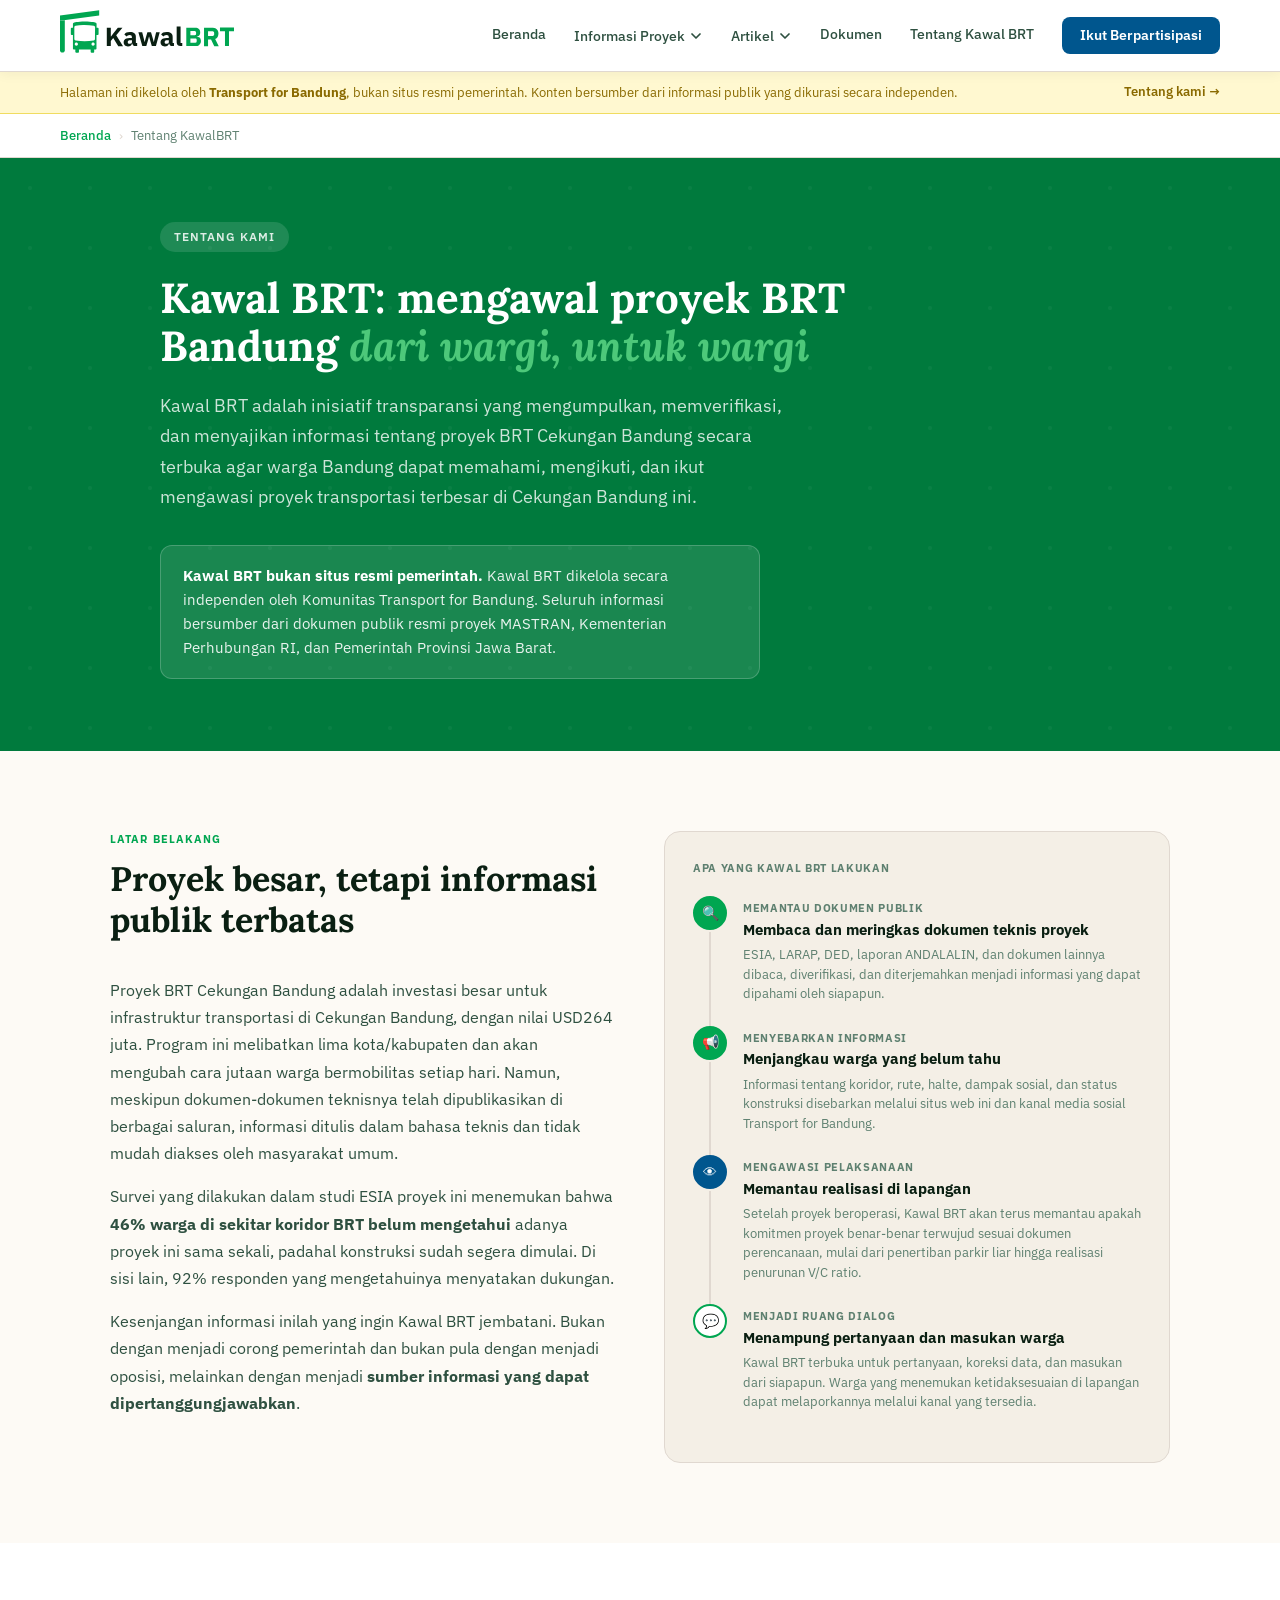
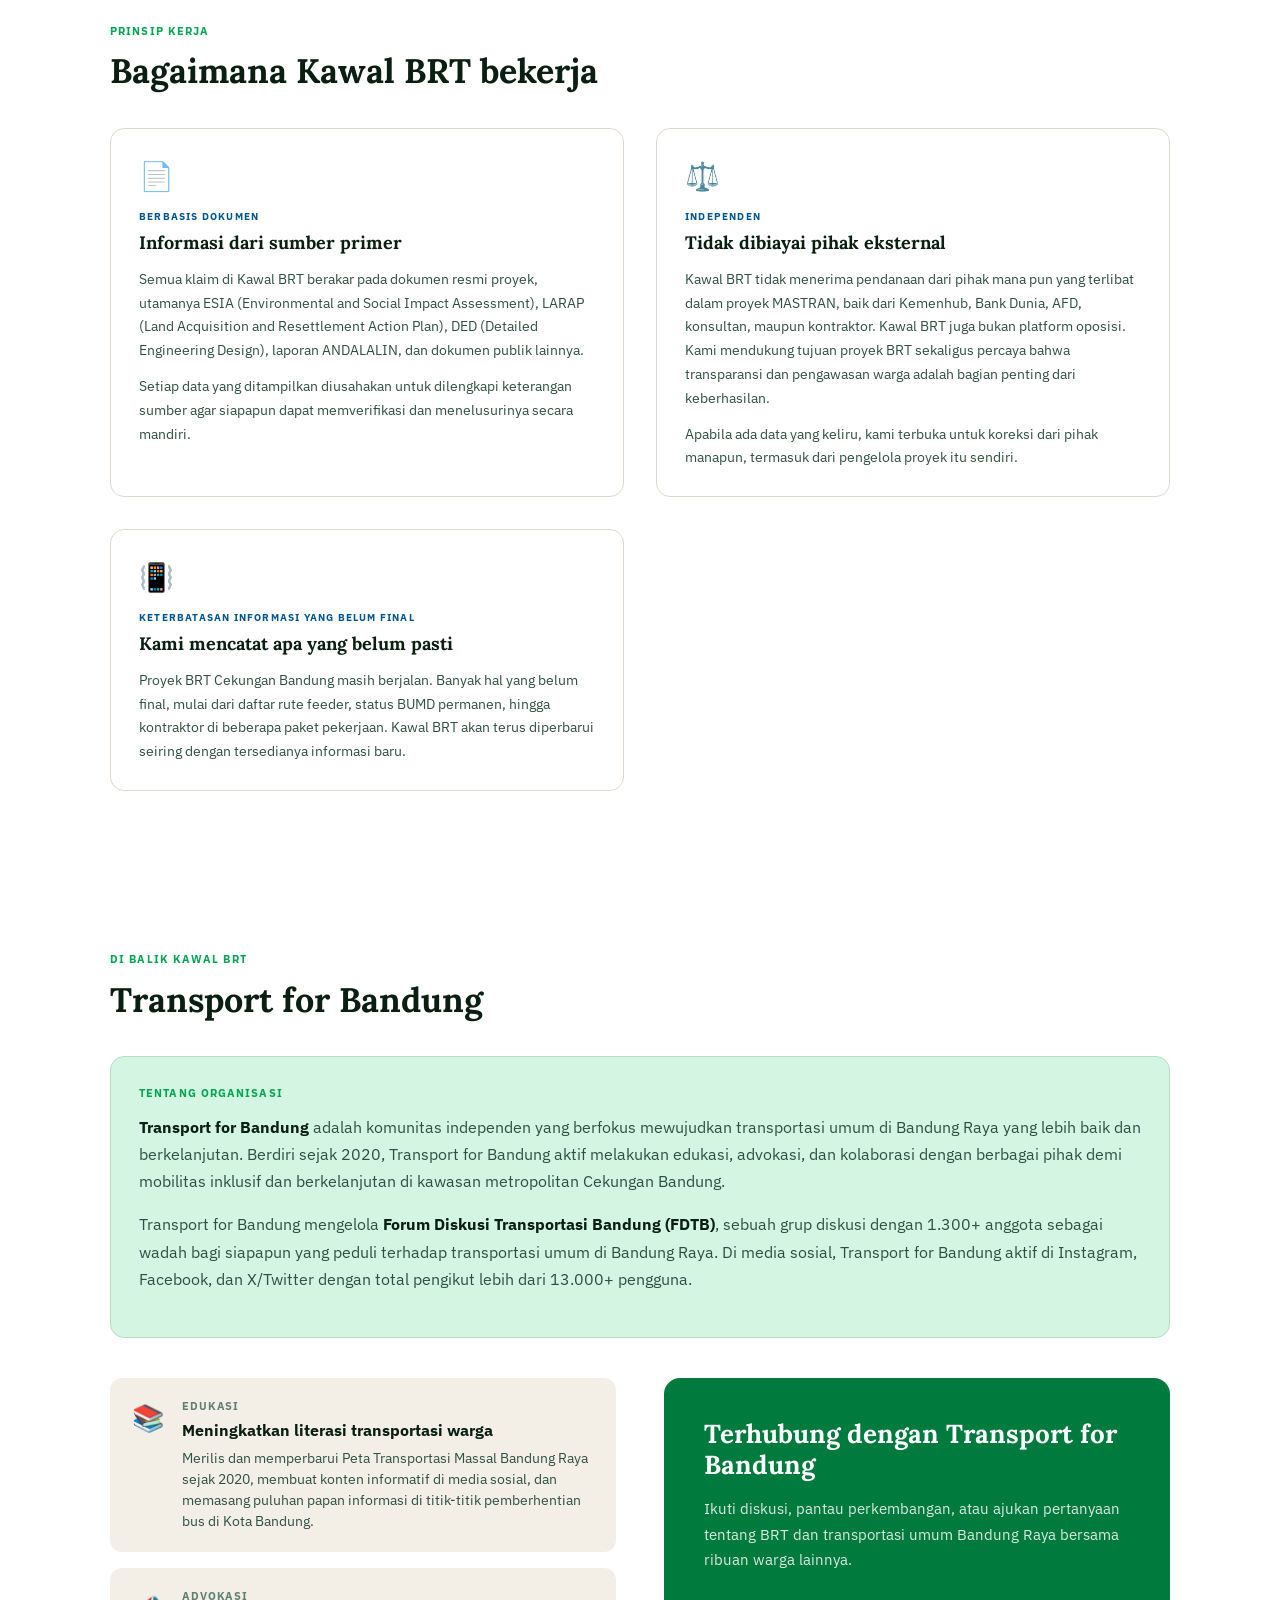
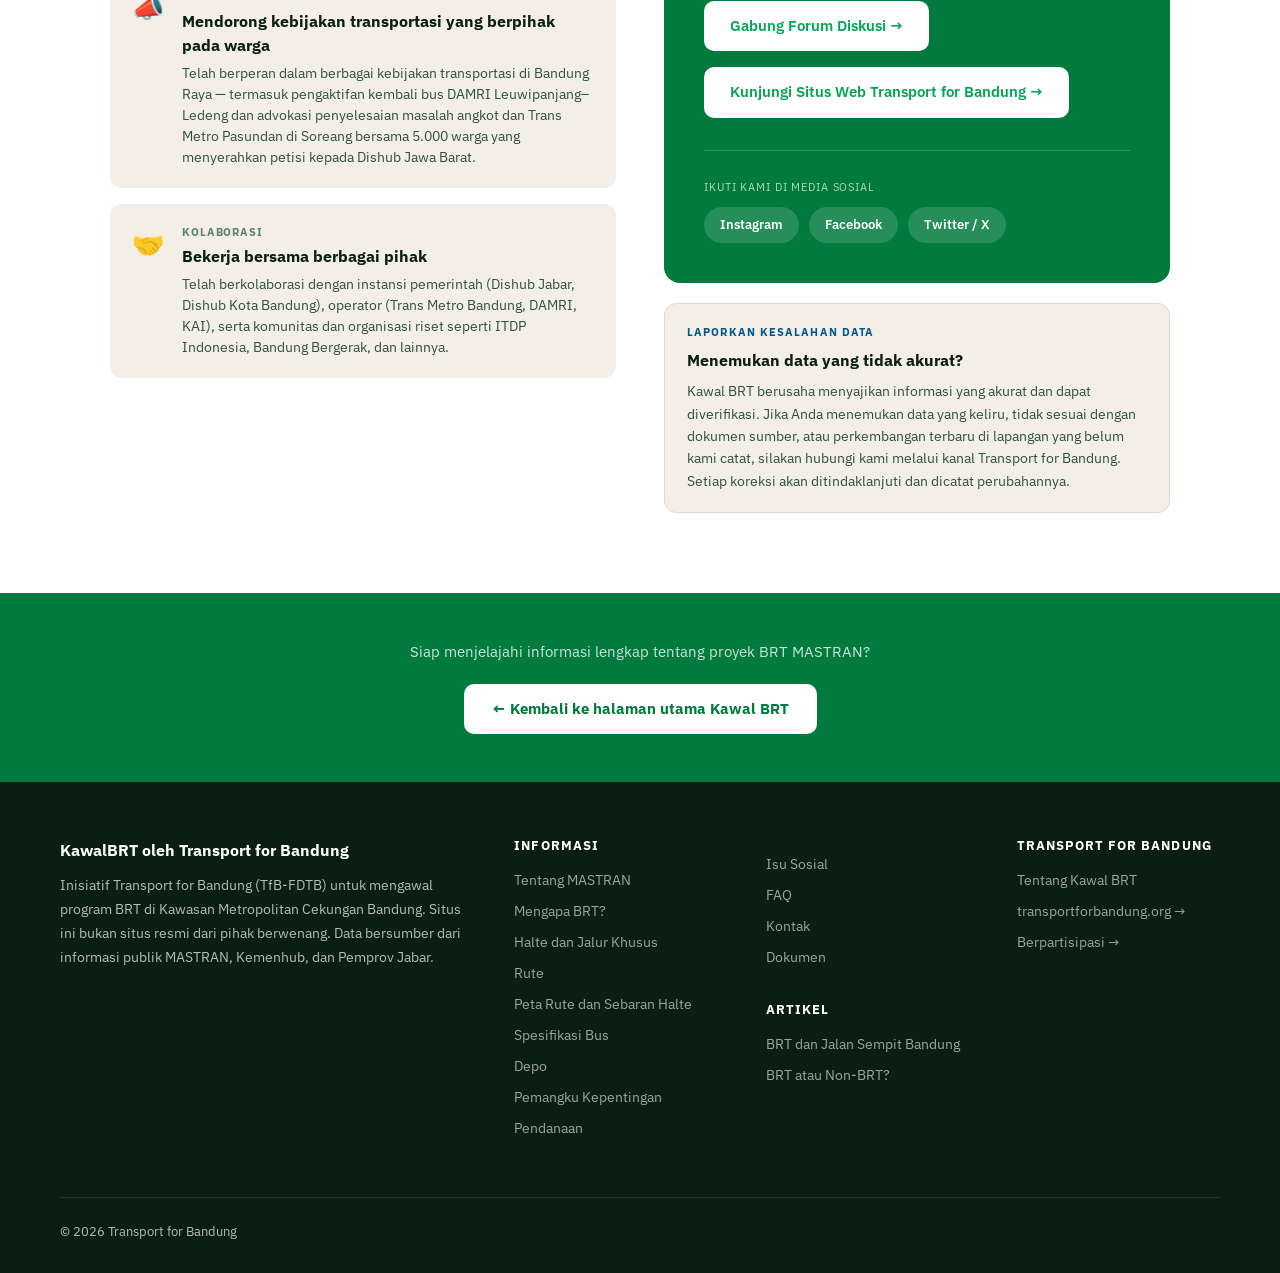
<file: tentang.html>
<!DOCTYPE html>
<html lang="id">
<head>
  <meta charset="UTF-8">
  <meta name="viewport" content="width=device-width, initial-scale=1.0">
  <title>Tentang Kawal BRT</title>
  <meta name="description"
    content="Tentang Kawal BRT, inisiatif untuk mengawasi jalannya proyek BRT di Cekungan Bandung oleh Komunitas Transport for Bandung.">
  <meta name="author" content="Transport for Bandung">
  <meta name="keywords" content="brt, cekungan bandung, bandung raya, metro jabar trans">
  <link rel="canonical" href="https://kawalbrt.transportforbandung.org/tentang">
  <meta name="robots" content="index, follow">
  <meta name="theme-color" content="#f7f2e7">

  <!-- OpenGraph Meta -->
  <meta property="og:title" content="Tentang Kawal BRT">
  <meta property="og:description"
    content="Tentang Kawal BRT, inisiatif untuk mengawasi jalannya proyek BRT di Cekungan Bandung oleh Komunitas Transport for Bandung.">
  <meta property="og:type" content="website">
  <meta property="og:image" content="https://kawalbrt.transportforbandung.org/assets/kawalbrt-logo-banner.png">
  <meta property="og:image:width" content="1200">
  <meta property="og:image:height" content="630">
  <meta property="og:image:alt" content="Logo Kawal BRT">
  <meta property="og:url" content="https://kawalbrt.transportforbandung.org/tentang.html">
  <meta property="og:site_name" content="Kawal BRT">
  <meta property="og:locale" content="id_ID">

  <!-- Twitter Card Meta -->
  <meta name="twitter:card" content="summary_large_image">
  <meta name="twitter:title" content="Tentang Kawal BRT">
  <meta name="twitter:description"
    content="Tentang Kawal BRT, inisiatif untuk mengawasi jalannya proyek BRT di Cekungan Bandung oleh Komunitas Transport for Bandung.">
  <meta name="twitter:image" content="https://kawalbrt.transportforbandung.org/assets/kawalbrt-logo-banner.png">
  <meta name="twitter:image:alt" content="Logo Kawal BRT">
  <meta name="twitter:site" content="@tf_bandung">
  <meta name="twitter:creator" content="@tf_bandung">
  <meta name="twitter:label1" content="Website">
  <meta name="twitter:data1" content="https://kawalbrt.transportforbandung.org/tentang.html">

  <link rel="icon" href="assets/kawalbrt-logo-thumbnail.svg">
  <link rel="preconnect" href="https://fonts.gstatic.com" crossorigin>
  <link
    href="https://fonts.googleapis.com/css2?family=IBM+Plex+Sans:ital,wght@0,400;0,500;0,600;0,700;1,400;1,600&family=Lora:ital,wght@0,400;0,600;1,400&display=swap"
    rel="stylesheet">
  <link rel="stylesheet" href="style.css">
</head>
<!-- Google tag (gtag.js) -->
<script async src="https://www.googletagmanager.com/gtag/js?id=G-E4RECYBVH3"></script>
<script>
  window.dataLayer = window.dataLayer || [];
  function gtag(){dataLayer.push(arguments);}
  gtag('js', new Date());

  gtag('config', 'G-E4RECYBVH3');
</script>
<body>

<!-- Header -->
<div data-include="header.html"></div>

<!-- Breadcrumb -->
<div class="breadcrumb">
  <a href="index.html">Beranda</a>
  <span style="color:var(--border-light)">&rsaquo;</span>
  <span>Tentang KawalBRT</span>
</div>

<!-- HERO -->
<div class="page-hero">
  <div class="page-hero-container">
    <div class="page-hero-inner">
      <div class="page-hero-eyebrow">Tentang Kami</div>
      <h1>Kawal BRT: mengawal proyek BRT Bandung <em>dari wargi, untuk wargi</em></h1>
      <p class="page-hero-lead">Kawal BRT adalah inisiatif transparansi yang mengumpulkan, memverifikasi, dan menyajikan informasi tentang proyek BRT Cekungan Bandung secara terbuka agar warga Bandung dapat memahami, mengikuti, dan ikut mengawasi proyek transportasi terbesar di Cekungan Bandung ini.</p>
      <div class="hero-key-point">
        <strong>Kawal BRT bukan situs resmi pemerintah.</strong> Kawal BRT dikelola secara independen oleh Komunitas Transport for Bandung. Seluruh informasi bersumber dari dokumen publik resmi proyek MASTRAN, Kementerian Perhubungan RI, dan Pemerintah Provinsi Jawa Barat.
      </div>
    </div>
  </div>
</div>

<!-- MENGAPA KAWALBRT ADA -->
<section style="background:var(--warm-cream);padding:80px 20px;">
  <div class="container">
    <div class="about-grid">
      <div>
        <div class="section-label">Latar Belakang</div>
        <h2 class="section-title">Proyek besar, tetapi informasi publik terbatas</h2>
        <div class="about-text">
          <p>Proyek BRT Cekungan Bandung adalah investasi besar untuk infrastruktur transportasi di Cekungan Bandung, dengan nilai USD264 juta. Program ini melibatkan lima kota/kabupaten dan akan mengubah cara jutaan warga bermobilitas setiap hari. Namun, meskipun dokumen-dokumen teknisnya telah dipublikasikan di berbagai saluran, informasi ditulis dalam bahasa teknis dan tidak mudah diakses oleh masyarakat umum.</p>
          <p>Survei yang dilakukan dalam studi ESIA proyek ini menemukan bahwa <strong>46% warga di sekitar koridor BRT belum mengetahui</strong> adanya proyek ini sama sekali, padahal konstruksi sudah segera dimulai. Di sisi lain, 92% responden yang mengetahuinya menyatakan dukungan.</p>
          <p>Kesenjangan informasi inilah yang ingin Kawal BRT jembatani. Bukan dengan menjadi corong pemerintah dan bukan pula dengan menjadi oposisi, melainkan dengan menjadi <strong>sumber informasi yang dapat dipertanggungjawabkan</strong>.</p>
        </div>
      </div>
      <div class="about-visual">
        <div class="map-label" style="margin-bottom:20px;">Apa yang Kawal BRT lakukan</div>
        <div class="timeline">
          <div class="tl-item">
            <div class="tl-dot done">&#128269;</div>
            <div class="tl-body">
              <div class="tl-year">Memantau Dokumen Publik</div>
              <div class="tl-title">Membaca dan meringkas dokumen teknis proyek</div>
              <div class="tl-desc">ESIA, LARAP, DED, laporan ANDALALIN, dan dokumen lainnya dibaca, diverifikasi, dan diterjemahkan menjadi informasi yang dapat dipahami oleh siapapun.</div>
            </div>
          </div>
          <div class="tl-item">
            <div class="tl-dot done">&#128226;</div>
            <div class="tl-body">
              <div class="tl-year">Menyebarkan Informasi</div>
              <div class="tl-title">Menjangkau warga yang belum tahu</div>
              <div class="tl-desc">Informasi tentang koridor, rute, halte, dampak sosial, dan status konstruksi disebarkan melalui situs web ini dan kanal media sosial Transport for Bandung.</div>
            </div>
          </div>
          <div class="tl-item">
            <div class="tl-dot active">&#128065;</div>
            <div class="tl-body">
              <div class="tl-year">Mengawasi Pelaksanaan</div>
              <div class="tl-title">Memantau realisasi di lapangan</div>
              <div class="tl-desc">Setelah proyek beroperasi, Kawal BRT akan terus memantau apakah komitmen proyek benar-benar terwujud sesuai dokumen perencanaan, mulai dari penertiban parkir liar hingga realisasi penurunan V/C ratio.</div>
            </div>
          </div>
          <div class="tl-item">
            <div class="tl-dot">&#128172;</div>
            <div class="tl-body">
              <div class="tl-year">Menjadi Ruang Dialog</div>
              <div class="tl-title">Menampung pertanyaan dan masukan warga</div>
              <div class="tl-desc">Kawal BRT terbuka untuk pertanyaan, koreksi data, dan masukan dari siapapun. Warga yang menemukan ketidaksesuaian di lapangan dapat melaporkannya melalui kanal yang tersedia.</div>
            </div>
          </div>
        </div>
      </div>
    </div>
  </div>
</section>

<!-- PRINSIP KERJA -->
<section style="background:var(--white);padding:80px 20px;">
  <div class="container">
    <div class="section-label">Prinsip Kerja</div>
    <h2 class="section-title">Bagaimana Kawal BRT bekerja</h2>
    <div class="social-grid">

      <div class="social-card">
        <div class="social-card-icon">&#128196;</div>
        <div class="social-card-label">Berbasis Dokumen</div>
        <h3>Informasi dari sumber primer</h3>
        <p>Semua klaim di Kawal BRT berakar pada dokumen resmi proyek, utamanya ESIA (Environmental and Social Impact Assessment), LARAP (Land Acquisition and Resettlement Action Plan), DED (Detailed Engineering Design), laporan ANDALALIN, dan dokumen publik lainnya.</p>
        <p>Setiap data yang ditampilkan diusahakan untuk dilengkapi keterangan sumber agar siapapun dapat memverifikasi dan menelusurinya secara mandiri.</p>
      </div>

      <div class="social-card">
        <div class="social-card-icon">&#9878;&#65039;</div>
        <div class="social-card-label">Independen</div>
        <h3>Tidak dibiayai pihak eksternal</h3>
        <p>Kawal BRT tidak menerima pendanaan dari pihak mana pun yang terlibat dalam proyek MASTRAN, baik dari Kemenhub, Bank Dunia, AFD, konsultan, maupun kontraktor. Kawal BRT juga bukan platform oposisi. Kami mendukung tujuan proyek BRT sekaligus percaya bahwa transparansi dan pengawasan warga adalah bagian penting dari keberhasilan.</p>
        <p>Apabila ada data yang keliru, kami terbuka untuk koreksi dari pihak manapun, termasuk dari pengelola proyek itu sendiri.</p>
      </div>

      <div class="social-card">
        <div class="social-card-icon">&#128243;</div>
        <div class="social-card-label">Keterbatasan Informasi yang Belum Final</div>
        <h3>Kami mencatat apa yang belum pasti</h3>
        <p>Proyek BRT Cekungan Bandung masih berjalan. Banyak hal yang belum final, mulai dari daftar rute feeder, status BUMD permanen, hingga kontraktor di beberapa paket pekerjaan. Kawal BRT akan terus diperbarui seiring dengan tersedianya informasi baru.</p>
      </div>

    </div>
  </div>
</section>

<!-- KONTEN KAWALBRT
<section style="background:var(--warm-cream);padding:80px 20px;">
  <div class="container">
    <div class="section-label">Isi Situs Ini</div>
    <h2 class="section-title">Apa saja yang bisa kamu temukan di Kawal BRT</h2>
    <p style="font-size:16px;color:var(--text-mid);line-height:1.7;margin-bottom:40px;max-width:680px;">Kawal BRT menyajikan informasi proyek BRT Cekungan Bandung secara menyeluruh, dari gambaran besar hingga detail teknis yang biasanya hanya ada di dalam dokumen ratusan halaman.</p>

    <div class="status-grid">
      <div class="consultant-card">
        <div class="consultant-category">Halaman Utama</div>
        <div class="consultant-name">Ringkasan lengkap proyek MASTRAN</div>
        <div class="consultant-desc">Mulai dari latar belakang dan alasan BRT dibutuhkan, lingkup infrastruktur <span class="italic-term">on-corridor</span> dan <span class="italic-term">off-corridor</span>, daftar 18 rute, spesifikasi armada bus, tata kelola proyek, dampak sosial terhadap PKL dan angkot, hingga status konstruksi terkini per komponen.</div>
      </div>
      <div class="consultant-card">
        <div class="consultant-category">Halaman Penjelasan</div>
        <div class="consultant-name">Menjawab kekhawatiran yang sering muncul</div>
        <div class="consultant-desc">Halaman-halaman tematik yang membahas pertanyaan spesifik secara mendalam. Halaman pertama yang diterbitkan adalah <a href="brt-jalan-sempit.html" style="color:var(--brand-green);font-weight:600;">"BRT dan Jalan Sempit Bandung"</a> — penjelasan mengapa kehadiran BRT justru tidak mempersempit jalan, didukung data V/C ratio dari studi ANDALALIN.</div>
      </div>
      <div class="consultant-card">
        <div class="consultant-category">Status Proyek</div>
        <div class="consultant-name">Kondisi terkini setiap komponen</div>
        <div class="consultant-desc">Ringkasan status per komponen — konstruksi halte, depo, rute, pengadaan bus, kelembagaan, dan LARAP — diperbarui secara berkala seiring perkembangan di lapangan dan penerbitan dokumen baru.</div>
      </div>
      <div class="consultant-card">
        <div class="consultant-category">Pembaruan</div>
        <div class="consultant-name">Berita dan perkembangan terbaru</div>
        <div class="consultant-desc">Perkembangan terbaru dari lapangan maupun kebijakan yang relevan dengan proyek MASTRAN, dikurasi dan diverifikasi sebelum ditayangkan. Sumber selalu dicantumkan.</div>
      </div>
    </div>
  </div>
</section>-->

<!--  TENTANG TRANSPORT FOR BANDUNG -->
<section style="background:var(--white);padding:80px 20px;">
  <div class="container">
    <div class="section-label">Di Balik Kawal BRT</div>
    <h2 class="section-title">Transport for Bandung</h2>

    <!-- Org intro -->
    <div class="service-model-box" style="margin-bottom:40px;">
      <div class="service-model-label">Tentang Organisasi</div>
      <p><strong>Transport for Bandung</strong> adalah komunitas independen yang berfokus mewujudkan transportasi umum di Bandung Raya yang lebih baik dan berkelanjutan. Berdiri sejak 2020, Transport for Bandung aktif melakukan edukasi, advokasi, dan kolaborasi dengan berbagai pihak demi mobilitas inklusif dan berkelanjutan di kawasan metropolitan Cekungan Bandung.</p>
      <p style="margin-top:12px;">Transport for Bandung mengelola <strong>Forum Diskusi Transportasi Bandung (FDTB)</strong>, sebuah grup diskusi dengan 1.300+ anggota sebagai wadah bagi siapapun yang peduli terhadap transportasi umum di Bandung Raya. Di media sosial, Transport for Bandung aktif di Instagram, Facebook, dan X/Twitter dengan total pengikut lebih dari 13.000+ pengguna.</p>
    </div>

    <div class="gov-grid">
      <div>
        <div class="gov-layers">
          <div class="gov-layer">
            <div class="gov-icon">&#128218;</div>
            <div class="gov-content">
              <div class="gov-level">Edukasi</div>
              <div class="gov-name">Meningkatkan literasi transportasi warga</div>
              <div class="gov-role">Merilis dan memperbarui Peta Transportasi Massal Bandung Raya sejak 2020, membuat konten informatif di media sosial, dan memasang puluhan papan informasi di titik-titik pemberhentian bus di Kota Bandung.</div>
            </div>
          </div>
          <div class="gov-layer provincial">
            <div class="gov-icon">&#128227;</div>
            <div class="gov-content">
              <div class="gov-level">Advokasi</div>
              <div class="gov-name">Mendorong kebijakan transportasi yang berpihak pada warga</div>
              <div class="gov-role">Telah berperan dalam berbagai kebijakan transportasi di Bandung Raya — termasuk pengaktifan kembali bus DAMRI Leuwipanjang&ndash;Ledeng dan advokasi penyelesaian masalah angkot dan Trans Metro Pasundan di Soreang bersama 5.000 warga yang menyerahkan petisi kepada Dishub Jawa Barat.</div>
            </div>
          </div>
          <div class="gov-layer city">
            <div class="gov-icon">&#129309;</div>
            <div class="gov-content">
              <div class="gov-level">Kolaborasi</div>
              <div class="gov-name">Bekerja bersama berbagai pihak</div>
              <div class="gov-role">Telah berkolaborasi dengan instansi pemerintah (Dishub Jabar, Dishub Kota Bandung), operator (Trans Metro Bandung, DAMRI, KAI), serta komunitas dan organisasi riset seperti ITDP Indonesia, Bandung Bergerak, dan lainnya.</div>
            </div>
          </div>
        </div>
      </div>

      <!-- Contact & social -->
      <div>
        <div class="faq-cta-box">
          <h3>Terhubung dengan Transport for Bandung</h3>
          <p>Ikuti diskusi, pantau perkembangan, atau ajukan pertanyaan tentang BRT dan transportasi umum Bandung Raya bersama ribuan warga lainnya.</p>
          <a href="https://telegram.me/fdtbandung" class="btn-white" target="_blank" rel="noopener">Gabung Forum Diskusi &rarr;</a>
          <br/>
          <a href="https://transportforbandung.org" class="btn-white" target="_blank" rel="noopener" style="margin-top: 1rem;">Kunjungi Situs Web Transport for Bandung &rarr;</a>
          <div class="social-links">
            <div class="social-label">Ikuti kami di media sosial</div>
            <div class="social-badges">
              <a href="https://instagram.com/transportforbandung" target="_blank" rel="noopener" class="social-badge" style="text-decoration:none;color:white;">Instagram</a>
              <a href="https://facebook.com/transportforbandung" target="_blank" rel="noopener" class="social-badge" style="text-decoration:none;color:white;">Facebook</a>
              <a href="https://x.com/tf_bandung" target="_blank" rel="noopener" class="social-badge" style="text-decoration:none;color:white;">Twitter / X</a>
            </div>
          </div>
        </div>

        <div class="consultant-card" style="margin-top:20px;">
          <div class="consultant-category">Laporkan Kesalahan Data</div>
          <div class="consultant-name">Menemukan data yang tidak akurat?</div>
          <div class="consultant-desc">Kawal BRT berusaha menyajikan informasi yang akurat dan dapat diverifikasi. Jika Anda menemukan data yang keliru, tidak sesuai dengan dokumen sumber, atau perkembangan terbaru di lapangan yang belum kami catat, silakan hubungi kami melalui kanal Transport for Bandung. Setiap koreksi akan ditindaklanjuti dan dicatat perubahannya.</div>
        </div>
        <!--
        <div class="consultant-card" style="margin-top:16px;">
          <div class="consultant-category">Sumber Data Utama</div>
          <div class="consultant-name">Dokumen publik yang menjadi acuan</div>
          <div class="consultant-desc">ESIA BBMA BRT Rev. 11 (Kemenhub, 2025) &middot; LARAP BBMA BRT (Dohwa&ndash;Lenggogeni, Maret 2025) &middot; ANDALALIN BBMA BRT (EGIS&ndash;Avenue&ndash;Yooshin, 2024) &middot; DED MASTRAN (Dohwa&ndash;Lenggogeni, 2024) &middot; Dokumen publik Bank Dunia dan AFD terkait proyek P176870.</div>
        </div>-->
      </div>
    </div>
  </div>
</section>

<!-- ── Back CTA ── -->
<div class="back-section">
  <div style="max-width:560px;margin:0 auto;">
    <p>Siap menjelajahi informasi lengkap tentang proyek BRT MASTRAN?</p>
    <a href="index.html" class="btn-white-lg">&larr; Kembali ke halaman utama Kawal BRT</a>
  </div>
</div>

<!-- ── Footer ── -->
<div data-include="footer.html"></div>

<!-- ── Scripts ── -->
<script src="main.js"></script>

</body>
</html>
</file>
<file: style.css>
/* =====================================================================
   KawalBRT — styles.css
   Transport for Bandung
   Covers: shared chrome (nav, footer, disclaimer), index.html, brt-jalan-sempit.html
   ===================================================================== */

/* ── Reset & Base ── */
* {
  margin: 0;
  padding: 0;
  box-sizing: border-box;
}

:root {
  --brand-green: #00A651;
  --brand-green-dark: #007A3D;
  --brand-green-mid: #00A651;
  --brand-green-light: #4DC87A;
  --brand-green-pale: #D4F5E2;
  --accent-blue: #00568E;
  --accent-blue-dark: #003F6B;
  --accent-blue-pale: #D6EAF8;
  --accent-yellow: #FFCA0A;
  --accent-yellow-pale: #FFF8D0;
  --accent-yellow-dark: #8A6A00;
  --accent-red: #E63946;
  --accent-red-pale: #FDE7EA;
  --accent-red-dark: #B21F2D;
  --warm-cream: #FDFAF5;
  --warm-stone: #F4EFE6;
  --text-dark: #0A1F12;
  --text-mid: #2E5040;
  --text-soft: #5E8070;
  --white: #FFFFFF;
  --grey-mid: #6B7280;
  --border-light: #E0D8D0;
}

body {
  font-family: 'IBM Plex Sans', sans-serif;
  background: var(--warm-cream);
  color: var(--text-dark);
  line-height: 1.5;
}

h1,
h2,
h3,
h4 {
  font-family: 'Lora', serif;
  font-weight: 700;
  line-height: 1.2;
}

.italic-term {
  font-style: italic;
}

/* ── Section chrome ── */
.section-label {
  display: flex;
  align-items: center;
  gap: 8px;
  font-size: 11px;
  font-weight: 700;
  letter-spacing: 0.1em;
  text-transform: uppercase;
  color: var(--brand-green);
  margin-bottom: 12px;
}

/*.section-label::before {
  content: '';
  display: block;
  width: 20px;
  height: 2px;
  background: var(--brand-green);
}*/

.section-title {
  font-size: 34px;
  color: var(--text-dark);
  margin-bottom: 36px;
  max-width: 800px;
}

section {
  padding: 40px 20px 40px 20px;
  position: relative;
}

.container {
  max-width: 1100px;
  margin: 0 auto;
  width: 100%;
  padding: 0 20px;
}

.prose {
  font-size: 16px;
  color: var(--text-mid);
  line-height: 1.8;
}

p {
  margin-bottom: 1em;
}

.prose p:last-child {
  margin-bottom: 0;
}

.prose strong {
  color: var(--text-dark);
}

/* NAVIGATION */
nav {
  background: var(--white);
  border-bottom: 1px solid var(--border-light);
  padding: 0 60px;
  display: flex;
  align-items: center;
  justify-content: space-between;
  height: 72px;
  position: sticky;
  top: 0;
  z-index: 100;
  box-shadow: 0 2px 12px rgba(0, 0, 0, 0.05);
}

.nav-logo {
  display: flex;
  align-items: center;
}

.logo-svg {
  height: 48px;
  width: auto;
}

.nav-links {
  display: flex;
  gap: 28px;
  align-items: center;
}

.nav-links a {
  font-size: 14px;
  font-weight: 500;
  color: var(--text-mid);
  text-decoration: none;
  padding: 4px 0;
  border-bottom: 2px solid transparent;
  transition: color 0.2s, border-color 0.2s;
}

.nav-links a:hover {
  color: var(--brand-green);
  border-color: var(--brand-green);
}

.nav-links .active {
  color: var(--brand-green);
  border-color: var(--brand-green);
  font-weight: 600;
}

.nav-cta {
  background: var(--accent-blue);
  color: white !important;
  border: none !important;
  padding: 8px 18px !important;
  border-radius: 8px;
  font-weight: 600 !important;
}

.nav-cta:hover {
  background: var(--accent-blue-dark) !important;
}

/* Desktop dropdown */
.nav-dropdown {
  position: relative;
}

.nav-dropdown-toggle {
  font-size: 14px;
  font-weight: 500;
  color: var(--text-mid);
  background: none;
  border: none;
  cursor: pointer;
  display: flex;
  align-items: center;
  gap: 4px;
  transition: color 0.2s;
  font-family: 'IBM Plex Sans', sans-serif;
  padding: 0px 0;
}

.nav-dropdown-toggle:hover {
  color: var(--brand-green);
}

.nav-dropdown-toggle svg {
  transition: transform 0.2s;
}

.nav-dropdown.open .nav-dropdown-toggle svg {
  transform: rotate(180deg);
}

.nav-dropdown-menu {
  display: none;
  position: absolute;
  top: calc(100% + 12px);
  left: 50%;
  transform: translateX(-50%);
  background: var(--white);
  border: 1px solid var(--border-light);
  border-radius: 12px;
  padding: 8px;
  min-width: 240px;
  box-shadow: 0 8px 24px rgba(0, 0, 0, 0.1);
  z-index: 200;
}

.nav-dropdown.open .nav-dropdown-menu {
  display: block;
}

.nav-dropdown-menu a {
  display: block;
  font-size: 14px;
  font-weight: 500;
  color: var(--text-mid);
  text-decoration: none;
  padding: 9px 14px;
  border-radius: 8px;
  transition: background 0.15s, color 0.15s;
  border-bottom: none !important;
  white-space: nowrap;
}

.nav-dropdown-menu a:hover {
  background: var(--warm-cream);
  color: var(--brand-green);
}

.nav-dropdown-menu .dropdown-menu-action {
  display: block;
  width: 100%;
  text-align: left;
  background: none;
  border: none;
  padding: 10px 14px;
  font-size: 14px;
  color: var(--text-dark);
  cursor: pointer;
  font-family: inherit;
}

.nav-dropdown-menu .dropdown-menu-divider {
  height: 1px;
  background: var(--border-light);
  margin: 6px 0;
}

.nav-dropdown-menu .dropdown-group {
  padding: 8px 0;
}

.nav-dropdown-menu .dropdown-group-heading {
  display: block;
  font-size: 11px;
  font-weight: 700;
  text-transform: uppercase;
  color: var(--text-soft);
  letter-spacing: 0.08em;
  margin: 4px 14px 8px;
}

.nav-dropdown-menu .dropdown-item {
  display: flex;
  align-items: center;
  gap: 8px;
  padding: 9px 14px;
  font-size: 13px;
  color: var(--text-dark);
  cursor: pointer;
  border-radius: 8px;
  transition: background 0.15s;
}

.nav-dropdown-menu .dropdown-item:hover {
  background: rgba(0, 0, 0, 0.03);
}

.nav-dropdown-menu .dropdown-item input {
  margin: 0;
  accent-color: var(--accent-blue);
}

.nav-dropdown-menu .dropdown-item .route-color {
  display: inline-block;
  width: 10px;
  height: 10px;
  border-radius: 50%;
  flex-shrink: 0;
}

.nav-dropdown-menu .dropdown-item-label {
  flex: 1;
}

.nav-dropdown-menu .dropdown-item-count {
  color: var(--text-soft);
  font-size: 12px;
}

.dropdown-menu-action.halte-filter-active, .dropdown-menu-action.route-loading {
  background: var(--accent-blue);
  color: white;
}

.dropdown-menu-action:hover {
  background: var(--accent-blue-pale);
}

.filter-dropdown-state {
  margin-left: 8px;
  color: var(--text-soft);
  font-size: 12px;
}

.halte-filter-dropdown {
  min-width: 220px;
}

.halte-filter-dropdown {
  position: relative;
  min-width: 240px;
  flex: 0 0 260px;
}

.halte-filter-dropdown .nav-dropdown-toggle {
  justify-content: space-between;
  min-width: 0;
  max-width: 100%;
  width: 100%;
  padding: 10px 14px;
  background: white;
  border: 1px solid var(--border-light);
  border-radius: 8px;
  box-sizing: border-box;
}

.halte-filter-dropdown .nav-dropdown-toggle > span:first-child {
  flex: 0 0 auto;
}

.halte-filter-dropdown .filter-dropdown-state {
  flex: 1 1 auto;
  min-width: 0;
  overflow: hidden;
  text-overflow: ellipsis;
  white-space: nowrap;
  text-align: right;
}

.halte-filter-dropdown .nav-dropdown-menu {
  left: 0;
  right: auto;
  transform: none;
  width: 100%;
  min-width: 260px;
  box-sizing: border-box;
  max-height: min(320px, calc(100vh - 140px));
  overflow-y: auto;
  overflow-x: hidden;
  overscroll-behavior: contain;
}

.halte-filter-dropdown .nav-dropdown-menu label {
  cursor: pointer;
}

/* Hamburger */
.nav-hamburger {
  display: none;
  background: none;
  border: none;
  cursor: pointer;
  padding: 8px;
  color: var(--text-dark);
}

/* Mobile drawer */
.nav-mobile {
  display: none;
  position: fixed;
  top: 72px;
  left: 0;
  right: 0;
  bottom: 0;
  background: var(--white);
  z-index: 99;
  overflow-y: auto;
  padding: 24px;
  flex-direction: column;
  gap: 4px;
  border-top: 1px solid var(--border-light);
}

.nav-mobile.open {
  display: flex;
}

.nav-mobile a,
.nav-mobile-section-toggle {
  font-size: 16px;
  font-weight: 500;
  color: var(--text-mid);
  text-decoration: none;
  padding: 12px 16px;
  border-radius: 10px;
  transition: background 0.15s, color 0.15s;
  display: flex;
  align-items: center;
  justify-content: space-between;
  background: none;
  border: none;
  cursor: pointer;
  font-family: 'IBM Plex Sans', sans-serif;
  width: 100%;
  text-align: left;
}

.nav-mobile a:hover,
.nav-mobile-section-toggle:hover {
  background: var(--warm-stone);
  color: var(--brand-green);
}

.nav-mobile-section-toggle svg {
  transition: transform 0.2s;
}

.nav-mobile-section-toggle.open svg {
  transform: rotate(180deg);
}

.nav-mobile-sub {
  display: none;
  flex-direction: column;
  gap: 2px;
  padding-left: 16px;
}

.nav-mobile-sub.open {
  display: flex;
}

.nav-mobile-sub a {
  font-size: 14px;
  padding: 10px 16px;
}

.nav-mobile-cta {
  background: var(--accent-blue) !important;
  color: white !important;
  border-radius: 10px;
  margin-top: 8px;
  justify-content: center !important;
  font-weight: 600 !important;
}

.nav-mobile-cta:hover {
  background: var(--accent-blue-dark) !important;
}

/* ─────────────────────────────────────────────────────────────────────
   DISCLAIMER & BREADCRUMB
   ───────────────────────────────────────────────────────────────────── */
.disclaimer-bar {
  background: var(--accent-yellow-pale);
  border-bottom: 1px solid #F0DC60;
  padding: 10px 60px;
  display: flex;
  align-items: center;
  justify-content: space-between;
  font-size: 13px;
  color: var(--accent-yellow-dark);
}

.disclaimer-bar strong {
  font-weight: 700;
}

.disclaimer-bar a {
  color: var(--accent-yellow-dark);
  font-weight: 600;
  text-decoration: none;
  border-bottom: 1px solid transparent;
  white-space: nowrap;
}

.disclaimer-bar a:hover {
  border-bottom-color: var(--accent-yellow-dark);
}

.breadcrumb {
  background: var(--white);
  border-bottom: 1px solid var(--border-light);
  padding: 12px 60px;
  font-size: 13px;
  color: var(--text-soft);
  display: flex;
  align-items: center;
  gap: 8px;
}

.breadcrumb a {
  color: var(--brand-green);
  text-decoration: none;
  font-weight: 500;
}

.breadcrumb a:hover {
  text-decoration: underline;
}

/* ─────────────────────────────────────────────────────────────────────
   BUTTONS (shared)
   ───────────────────────────────────────────────────────────────────── */
.btn-primary {
  background: var(--accent-blue);
  color: white;
  font-weight: 600;
  font-size: 15px;
  padding: 13px 24px;
  border-radius: 10px;
  text-decoration: none;
  display: inline-flex;
  align-items: center;
  gap: 8px;
  transition: background 0.2s;
}

.btn-primary:hover {
  background: var(--accent-blue-dark);
}

.btn-secondary {
  background: rgba(255, 255, 255, 0.12);
  border: 1.5px solid rgba(255, 255, 255, 0.3);
  color: white;
  font-weight: 500;
  font-size: 15px;
  padding: 13px 24px;
  border-radius: 10px;
  text-decoration: none;
  transition: background 0.2s;
}

.btn-secondary:hover {
  background: rgba(255, 255, 255, 0.2);
}

.btn-white {
  background: white;
  color: var(--brand-green);
  font-weight: 600;
  font-size: 15px;
  padding: 14px 26px;
  border-radius: 10px;
  text-decoration: none;
  display: inline-block;
  transition: background 0.2s;
}

.btn-white:hover {
  background: rgba(255, 255, 255, 0.9);
}

.btn-white-lg {
  background: white;
  color: var(--brand-green-dark);
  font-weight: 700;
  font-size: 15px;
  padding: 14px 28px;
  border-radius: 10px;
  text-decoration: none;
  display: inline-flex;
  align-items: center;
  gap: 8px;
}

.btn-white-lg:hover {
  background: rgba(255, 255, 255, 0.92);
}

/* BACK CTA STRIP & FOOTER (shared) */
.back-section {
  background: var(--brand-green-dark);
  padding: 48px 20px;
  text-align: center;
}

.back-section p {
  font-size: 15px;
  color: rgba(255, 255, 255, 0.8);
  margin-bottom: 20px;
}

footer {
  background: var(--text-dark);
  color: rgba(255, 255, 255, 0.7);
  padding: 56px 60px 32px;
}

.footer-grid {
  display: grid;
  grid-template-columns: 2fr 1fr 1fr 1fr;
  gap: 48px;
  margin-bottom: 48px;
}

.footer-brand strong {
  color: white;
  font-size: 16px;
  font-weight: 700;
  display: block;
  margin-bottom: 12px;
}

.footer-brand p {
  font-size: 14px;
  line-height: 1.7;
}

.footer-col h4 {
  color: white;
  font-size: 13px;
  font-weight: 700;
  text-transform: uppercase;
  letter-spacing: 0.08em;
  margin-bottom: 16px;
  font-family: 'IBM Plex Sans', sans-serif;
}

.footer-col a {
  display: block;
  font-size: 14px;
  color: rgba(255, 255, 255, 0.6);
  text-decoration: none;
  margin-bottom: 10px;
}

.footer-col a:hover {
  color: white;
}

.footer-bottom {
  border-top: 1px solid rgba(255, 255, 255, 0.1);
  padding-top: 24px;
  font-size: 13px;
  display: flex;
  justify-content: space-between;
  flex-wrap: wrap;
  gap: 12px;
}

/* =====================================================================
   INDEX PAGE
   ===================================================================== */

/* ── Hero ── */
.hero {
  background: var(--brand-green-dark);
  position: relative;
  overflow: hidden;
  padding: 72px 20px 0;
  min-height: 520px;
  display: flex;
}

.hero-inner {
  max-width: 1100px;
  margin: 0 auto;
  width: 100%;
  display: flex;
  align-items: flex-end;
  justify-content: space-between;
  gap: clamp(24px, 4vw, 72px);

}

.hero::before {
  content: '';
  position: absolute;
  inset: 0;
  background-image: url("data:image/svg+xml,%3Csvg width='60' height='60' viewBox='0 0 60 60' xmlns='http://www.w3.org/2000/svg'%3E%3Cg fill='none' fill-rule='evenodd'%3E%3Cg fill='%23ffffff' fill-opacity='0.03'%3E%3Ccircle cx='30' cy='30' r='2'/%3E%3C/g%3E%3C/g%3E%3C/svg%3E");
  pointer-events: none;
}

.hero-content {
  flex: 1;
  padding-bottom: 56px;
  position: relative;
  z-index: 2;
  max-width: 520px;
}

.hero-eyebrow {
  display: inline-flex;
  align-items: center;
  gap: 8px;
  background: rgba(255, 255, 255, 0.12);
  color: rgba(255, 255, 255, 0.9);
  font-size: 12px;
  font-weight: 600;
  padding: 6px 14px;
  border-radius: 20px;
  margin-bottom: 20px;
  letter-spacing: 0.08em;
  text-transform: uppercase;
}

.hero-dot {
  width: 8px;
  height: 8px;
  background: var(--accent-yellow);
  border-radius: 50%;
  animation: pulse 2s infinite;
}

@keyframes pulse {

  0%,
  100% {
    opacity: 1;
    transform: scale(1);
  }

  50% {
    opacity: 0.5;
    transform: scale(1.3);
  }
}

.hero h1 {
  font-family: 'Lora', serif;
  font-size: 44px;
  font-weight: 700;
  color: white;
  line-height: 1.15;
  margin-bottom: 18px;
}

.hero h1 em {
  font-style: italic;
  color: var(--accent-yellow);
}

.hero p {
  font-size: 16px;
  color: rgba(255, 255, 255, 0.8);
  line-height: 1.7;
  margin-bottom: 32px;
  max-width: 440px;
}

.hero-actions {
  display: flex;
  gap: 12px;
  flex-wrap: wrap;
}

.hero-map {
  flex: 0 0 clamp(380px, 42%, 520px);
  height: 460px;
  position: relative;
  z-index: 2;
  align-self: flex-end;
}

.map-card {
  background: white;
  border-radius: 16px 16px 0 0;
  padding: 20px;
  height: 100%;
  box-shadow: 0 -8px 32px rgba(0, 0, 0, 0.15);
  display: flex;
  flex-direction: column;
}

.map-label {
  font-size: 11px;
  font-weight: 700;
  color: var(--text-soft);
  letter-spacing: 0.06em;
  text-transform: uppercase;
  margin-bottom: 12px;
}

.map-placeholder {
  background: var(--warm-stone);
  border-radius: 10px;
  flex: 1;
  position: relative;
  overflow: hidden;
}

.map-svg {
  width: 100%;
  height: 100%;
  display: block;
}

.corridor-badge {
  position: absolute;
  bottom: 12px;
  left: 12px;
  display: flex;
  flex-direction: column;
  gap: 4px;
}

.cb {
  padding: 3px 10px;
  border-radius: 4px;
  font-size: 10px;
  font-weight: 700;
  color: white;
  display: flex;
  align-items: center;
  gap: 5px;
}

.cb-on {
  background: var(--brand-green);
}

.cb-off {
  background: var(--grey-mid);
}

/* ── Stats band ── */
.stats-band {
  background: var(--white);
  border-bottom: 1px solid var(--border-light);
  padding: 28px 60px;
  display: flex;
  justify-content: space-around;
}

.stat-item {
  text-align: center;
  padding: 0 24px;
  border-right: 1px solid var(--border-light);
  flex: 1;
}

.stat-item:last-child {
  border-right: none;
}

.stat-num {
  font-size: 32px;
  font-weight: 800;
  color: var(--brand-green);
  line-height: 1.1;
}

.stat-num span {
  font-size: 18px;
  font-weight: 600;
}

.stat-label {
  font-size: 12px;
  color: var(--text-soft);
  font-weight: 500;
  margin-top: 4px;
  line-height: 1.4;
}

.stat-label em {
  font-style: italic;
  color: var(--text-mid);
}

/* ── About ── */
.about-section {
  background: var(--warm-cream);
}

.about-grid {
  display: grid;
  grid-template-columns: 1fr 1fr;
  gap: 48px;
  align-items: start;
}

.about-text p {
  font-size: 16px;
  line-height: 1.7;
  color: var(--text-mid);
  margin-bottom: 16px;
}

/* Table of contents */
.toc-section {
  background: var(--warm-stone);
  border-bottom: 1px solid var(--border-light);
}

.toc-section .section-title {
  margin-bottom: 24px;
}

.toc-grid {
  display: grid;
  grid-template-columns: repeat(3, minmax(0, 1fr));
  gap: 10px;
}

.toc-item {
  display: flex;
  align-items: flex-start;
  gap: 12px;
  background: var(--white);
  border: 1px solid var(--border-light);
  border-radius: 10px;
  padding: 14px 16px;
  text-decoration: none;
  transition: border-color 0.15s, transform 0.15s;
}

.toc-item:hover,
.toc-item:focus-visible {
  border-color: var(--brand-green);
  transform: translateY(-1px);
}

.toc-num {
  flex: none;
  font-size: 12px;
  font-weight: 700;
  color: var(--brand-green);
  font-variant-numeric: tabular-nums;
  padding-top: 2px;
}

.toc-text {
  display: flex;
  flex-direction: column;
  gap: 2px;
}

.toc-name {
  font-size: 15px;
  font-weight: 700;
  color: var(--text-dark);
}

.toc-desc {
  font-size: 13px;
  line-height: 1.5;
  color: var(--text-soft);
}

.toc-articles {
  display: flex;
  flex-wrap: wrap;
  align-items: center;
  gap: 8px 20px;
  margin-top: 20px;
  font-size: 14px;
}

.toc-articles-label {
  font-weight: 700;
  color: var(--text-soft);
}

.toc-articles a {
  color: var(--brand-green-dark);
  font-weight: 600;
  text-decoration: none;
}

.toc-articles a:hover {
  text-decoration: underline;
}

@media (max-width: 900px) {
  .toc-grid {
    grid-template-columns: repeat(2, minmax(0, 1fr));
  }
}

@media (max-width: 560px) {
  .toc-grid {
    grid-template-columns: 1fr;
  }

  .toc-desc {
    display: none;
  }

  .toc-item {
    padding: 12px 14px;
    align-items: center;
  }

  .toc-num {
    padding-top: 0;
  }
}

.funding-section {
  background: var(--warm-cream);
}

.funding-grid {
  display: grid;
  grid-template-columns: 1fr 1fr;
  gap: 48px;
  align-items: start;
}

.funding-col-label {
  font-size: 13px;
  font-weight: 700;
  text-transform: uppercase;
  letter-spacing: 0.08em;
  color: var(--text-soft);
  margin-bottom: 8px;
}

.funding-col-title {
  font-size: 20px;
  color: var(--text-dark);
  margin-bottom: 12px;
}

.funding-col-desc {
  font-size: 16px;
  line-height: 1.7;
  color: var(--text-mid);
}

.funding-breakdown {
  background: var(--warm-stone);
  border: 1px solid var(--border-light);
  border-radius: 14px;
  padding: 22px 24px;
  margin-top: 24px;
}

/* PSO share: one whole split into parts (segmented bar + legend) */
.pso-split {
  display: flex;
  gap: 2px;
  height: 28px;
}

.pso-seg {
  flex-grow: 0;
  flex-shrink: 1;
  min-width: 3px;
  border-radius: 4px;
}

.pso-c1 { background: #2a78d6; }
.pso-c2 { background: #eb6834; }
.pso-c3 { background: #1baf7a; }
.pso-c4 { background: #eda100; }
.pso-c5 { background: #e87ba4; }
.pso-c6 { background: #008300; }

.pso-legend {
  list-style: none;
  margin: 16px 0 0;
  padding: 0;
  display: grid;
  grid-template-columns: repeat(2, minmax(0, 1fr));
  gap: 8px 16px;
}

.pso-legend li {
  display: flex;
  align-items: center;
  gap: 8px;
  font-size: 13px;
}

.pso-swatch {
  flex: none;
  width: 10px;
  height: 10px;
  border-radius: 3px;
}

.pso-name {
  font-weight: 600;
  color: var(--text-dark);
}

.pso-pct {
  margin-left: auto;
  font-weight: 700;
  color: var(--text-mid);
  font-variant-numeric: tabular-nums;
}

.pso-note {
  font-size: 13px;
  line-height: 1.6;
  color: var(--text-soft);
  margin-top: 18px;
}

.funding-breakdown-label {
  font-size: 11px;
  font-weight: 700;
  text-transform: uppercase;
  letter-spacing: 0.1em;
  color: var(--text-soft);
  margin-bottom: 16px;
}

.funding-rows {
  display: flex;
  flex-direction: column;
  gap: 10px;
}

.funding-row-item {
  display: flex;
  align-items: center;
  justify-content: space-between;
  gap: 12px;
}

.funding-row-item .funder-name {
  font-size: 14px;
  font-weight: 600;
  color: var(--text-dark);
}

.funding-amount {
  font-size: 15px;
  font-weight: 800;
  color: var(--brand-green);
}

.funding-divider {
  border: none;
  border-top: 1px solid var(--border-light);
  margin: 6px 0;
}

.funding-total-row {
  display: flex;
  justify-content: space-between;
  align-items: center;
  font-size: 13px;
  font-weight: 600;
  color: var(--text-soft);
}

.funding-total-row .funding-amount {
  font-size: 14px;
  color: var(--text-mid);
}

.about-visual {
  background: var(--warm-stone);
  border-radius: 16px;
  padding: 28px;
  border: 1px solid var(--border-light);
}

/* Timeline */
.timeline {
  display: flex;
  flex-direction: column;
  gap: 0;
}

.tl-item {
  display: flex;
  gap: 16px;
  align-items: flex-start;
  padding-bottom: 22px;
  position: relative;
}

.tl-item::before {
  content: '';
  position: absolute;
  left: 16px;
  top: 36px;
  bottom: 0;
  width: 2px;
  background: var(--border-light);
}

.tl-item:last-child::before {
  display: none;
}

.tl-dot {
  width: 34px;
  height: 34px;
  border-radius: 50%;
  background: white;
  border: 2px solid var(--brand-green);
  display: flex;
  align-items: center;
  justify-content: center;
  font-size: 14px;
  flex-shrink: 0;
  z-index: 2;
}

.tl-dot.done {
  background: var(--brand-green);
  color: white;
}

.tl-dot.active {
  background: var(--accent-blue);
  border-color: var(--accent-blue);
  color: white;
}

.tl-body {
  padding-top: 4px;
}

.tl-year {
  font-size: 11px;
  font-weight: 700;
  color: var(--text-soft);
  text-transform: uppercase;
  letter-spacing: 0.06em;
}

.tl-title {
  font-size: 15px;
  font-weight: 700;
  color: var(--text-dark);
  margin-top: 2px;
}

.tl-desc {
  font-size: 13px;
  color: var(--text-soft);
  margin-top: 4px;
  line-height: 1.5;
}

/* ── Why BRT ── */
.why-section {
  background: var(--white);
}

.why-grid {
  display: grid;
  grid-template-columns: 1fr 1fr;
  gap: 48px;
  align-items: start;
}

.scenario-cards {
  display: flex;
  flex-direction: column;
  gap: 20px;
}

.scenario-card {
  border-radius: 14px;
  padding: 26px 28px;
  border: 1.5px solid;
}

.scenario-card.do-nothing {
  background: #FFF8F5;
  border-color: #F5C4A8;
}

.scenario-card.do-something {
  background: var(--brand-green-pale);
  border-color: #B7DEC4;
}

.scenario-tag {
  font-size: 10px;
  font-weight: 800;
  text-transform: uppercase;
  letter-spacing: 0.12em;
  padding: 4px 10px;
  border-radius: 20px;
  display: inline-block;
  margin-bottom: 12px;
}

.scenario-tag.bad {
  background: var(--accent-yellow);
  color: var(--accent-yellow-dark);
}

.scenario-tag.good {
  background: #A8DFC0;
  color: var(--brand-green-dark);
}

.scenario-card h3 {
  font-size: 18px;
  font-family: 'Lora', serif;
  margin-bottom: 12px;
}

.scenario-card.do-nothing h3 {
  color: #8A6A00;
}

.scenario-card.do-something h3 {
  color: var(--brand-green);
}

.scenario-card p {
  font-size: 14px;
  line-height: 1.7;
  color: var(--text-mid);
  margin-bottom: 10px;
}

.scenario-card p:last-child {
  margin-bottom: 0;
}

.why-stats {
  display: flex;
  flex-direction: column;
  gap: 16px;
}

.why-stat-card {
  background: var(--warm-stone);
  border-radius: 12px;
  padding: 20px 22px;
  border: 1px solid var(--border-light);
}

.why-stat-category {
  font-size: 10px;
  font-weight: 700;
  text-transform: uppercase;
  letter-spacing: 0.1em;
  color: var(--text-soft);
  margin-bottom: 14px;
}

.why-stat-row {
  display: flex;
  gap: 24px;
  flex-wrap: wrap;
}

.why-stat {
  flex: 1;
  min-width: 80px;
}

.why-stat-num {
  font-size: 26px;
  font-weight: 800;
  color: var(--brand-green);
  line-height: 1.1;
}

.why-stat-num span {
  font-size: 14px;
  font-weight: 500;
}

.why-stat-num.orange {
  color: var(--accent-blue);
}

.why-stat-label {
  font-size: 12px;
  color: var(--text-soft);
  margin-top: 4px;
  line-height: 1.4;
}

.ghg-bar-wrap {
  margin-top: 12px;
}

.ghg-bar-item {
  margin-bottom: 8px;
}

.ghg-bar-label {
  display: flex;
  justify-content: space-between;
  font-size: 12px;
  color: var(--text-mid);
  margin-bottom: 3px;
}

.ghg-bar-track {
  height: 8px;
  background: #E8E0D4;
  border-radius: 4px;
  overflow: hidden;
}

.ghg-bar-fill {
  height: 100%;
  border-radius: 4px;
}

.ghg-bar-fill.car {
  background: var(--accent-blue);
  width: 41%;
}

.ghg-bar-fill.moto {
  background: #E8A87C;
  width: 31%;
}

.ghg-bar-fill.truck {
  background: #C0B89A;
  width: 18%;
}

.ghg-bar-fill.other {
  background: #D4CDBE;
  width: 10%;
}

.jobs-access-wrap {
  margin-top: 12px;
}

.jobs-row {
  display: flex;
  align-items: center;
  gap: 10px;
  margin-bottom: 8px;
  font-size: 13px;
  color: var(--text-mid);
}

.jobs-bar {
  height: 10px;
  border-radius: 5px;
  background: var(--brand-green);
}

.jobs-pct {
  font-weight: 700;
  color: var(--brand-green);
  font-size: 13px;
  min-width: 32px;
}

/* Service Model */
/* ── Service Model Section ── */
.service-section {
  background: var(--white);
}

.service-model-cards {
  display: grid;
  grid-template-columns: repeat(3, 1fr);
  gap: 20px;
}

.service-model-card {
  background: var(--white);
  border: 1.5px solid var(--border-light);
  border-radius: 14px;
  padding: 22px 20px;
}

.service-model-card.highlight {
  background: var(--brand-green-pale);
  border-color: #B7DEC4;
}

.service-model-card-label {
  font-size: 11px;
  font-weight: 800;
  text-transform: uppercase;
  letter-spacing: 0.1em;
  margin-bottom: 8px;
}

.service-model-card-title {
  font-size: 17px;
  font-family: 'Lora', serif;
  font-weight: 700;
  color: var(--text-dark);
  margin-bottom: 12px;
  line-height: 1.25;
}

.service-model-card-body {
  font-size: 14px;
  color: var(--text-mid);
  line-height: 1.7;
  margin-bottom: 0;
}

/* ── Scope ── */
.scope-section {
  background: var(--warm-cream);
}

.service-model-box {
  background: var(--brand-green-pale);
  border: 1px solid #B7DEC4;
  border-radius: 14px;
  padding: 28px;
  margin-bottom: 48px;
}

.service-model-label {
  font-size: 11px;
  font-weight: 700;
  text-transform: uppercase;
  letter-spacing: 0.1em;
  color: var(--brand-green);
  margin-bottom: 12px;
}

.service-model-box p {
  font-size: 16px;
  color: var(--text-mid);
  line-height: 1.7;
}

.service-model-box strong {
  color: var(--text-dark);
}

.scope-block {
  margin-bottom: 48px;
}

.scope-header {
  display: flex;
  align-items: center;
  gap: 12px;
  margin-bottom: 24px;
}

.scope-tag {
  font-size: 11px;
  font-weight: 800;
  text-transform: uppercase;
  letter-spacing: 0.1em;
  padding: 5px 12px;
  border-radius: 20px;
  color: white;
}

.scope-tag.on {
  background: var(--brand-green);
}

.scope-tag.off {
  background: var(--grey-mid);
}

.scope-header h3 {
  font-size: 20px;
  font-family: 'Lora', serif;
  font-weight: 700;
  color: var(--text-dark);
  margin: 0;
}

.scope-grid {
  display: grid;
  grid-template-columns: 1fr 1fr;
  gap: 32px;
  align-items: start;
}

.scope-grid .features-list.off {
  grid-column: 1 / -1;
}

.scope-description p {
  font-size: 16px;
  color: var(--text-mid);
  line-height: 1.7;
  margin-bottom: 16px;
}

.scope-stats-card {
  background: var(--white);
  border: 1.5px solid #B7DEC4;
  border-radius: 12px;
  padding: 20px 24px;
  margin-bottom: 16px;
}

.scope-stats-card.off {
  border-color: #D4D4D4;
}

.stats-row {
  display: flex;
  gap: 32px;
  flex-wrap: wrap;
}

.scope-stat {
  text-align: left;
}

.scope-stat-num {
  font-size: 26px;
  font-weight: 800;
  color: var(--brand-green);
  line-height: 1.1;
}

.scope-stat-num.grey {
  color: var(--grey-mid);
}

.scope-stat-num span {
  font-size: 16px;
  font-weight: 500;
}

.scope-stat-label {
  font-size: 12px;
  color: var(--text-soft);
  font-weight: 500;
  margin-top: 4px;
}

.features-list {
  background: var(--white);
  border: 1.5px solid #B7DEC4;
  border-radius: 12px;
  padding: 20px 24px;
}

.features-list.off {
  border-color: #D4D4D4;
}

.features-list h4 {
  font-size: 12px;
  font-weight: 700;
  text-transform: uppercase;
  letter-spacing: 0.08em;
  color: var(--text-soft);
  margin-bottom: 16px;
  font-family: 'IBM Plex Sans', sans-serif;
}

.feature-item {
  display: flex;
  align-items: center;
  gap: 10px;
  font-size: 14px;
  color: var(--text-mid);
  margin-bottom: 12px;
}

.feature-item:last-child {
  margin-bottom: 0;
}

.feature-check {
  color: var(--brand-green);
  font-weight: 700;
  font-size: 16px;
}

/* Image placeholders */
.img-placeholder {
  background: var(--warm-stone);
  border: 2px dashed #C8C0B4;
  border-radius: 14px;
  margin: 28px 0;
  display: flex;
  flex-direction: column;
  align-items: center;
  justify-content: center;
  gap: 14px;
  color: var(--text-soft);
  text-align: center;
  padding: 32px;
  position: relative;
  overflow: hidden;
}

.img-placeholder-icon {
  font-size: 36px;
  opacity: 0.6;
}

.img-placeholder-title {
  font-size: 14px;
  font-weight: 700;
  color: var(--text-mid);
}

.img-placeholder-sub {
  font-size: 12px;
  color: var(--text-soft);
  max-width: 360px;
  line-height: 1.6;
}

.img-placeholder-corner {
  position: absolute;
  top: 12px;
  right: 14px;
  font-size: 10px;
  font-weight: 700;
  text-transform: uppercase;
  letter-spacing: 0.08em;
  color: var(--text-soft);
  background: var(--warm-stone);
  padding: 3px 8px;
  border: 1px solid var(--border-light);
  border-radius: 4px;
}

.corridor-carousel {
  margin: 28px 0;
  overflow: hidden;
  border: 1px solid var(--border-light);
  border-radius: 14px;
  background: var(--warm-stone);
}

.corridor-carousel-track {
  display: flex;
  overflow-x: auto;
  scroll-snap-type: x mandatory;
  scrollbar-width: none;
  overscroll-behavior-x: contain;
}

.corridor-carousel-track::-webkit-scrollbar {
  display: none;
}

.corridor-carousel-track:focus-visible {
  outline: 3px solid var(--brand-green);
  outline-offset: -3px;
}

.corridor-carousel-slide {
  flex: 0 0 100%;
  min-width: 0;
  scroll-snap-align: start;
}

.corridor-carousel-slide img {
  display: block;
  width: 100%;
  height: auto;
}

.corridor-carousel-controls {
  display: flex;
  align-items: center;
  justify-content: space-between;
  gap: 16px;
  padding: 12px 16px;
  background: var(--white);
  border-top: 1px solid var(--border-light);
}

.corridor-carousel-arrow {
  display: grid;
  width: 40px;
  height: 40px;
  place-items: center;
  border: 1px solid var(--border-light);
  border-radius: 50%;
  background: var(--white);
  color: var(--text-dark);
  font: inherit;
  font-size: 20px;
  cursor: pointer;
}

.corridor-carousel-arrow:hover:not(:disabled) {
  border-color: var(--brand-green);
  color: var(--brand-green);
}

.corridor-carousel-arrow:disabled {
  opacity: 0.4;
  cursor: not-allowed;
}

.corridor-carousel-dots {
  display: flex;
  justify-content: center;
  gap: 10px;
}

.corridor-carousel-dots button {
  width: 10px;
  height: 10px;
  padding: 0;
  border: 0;
  border-radius: 50%;
  background: var(--border-light);
  cursor: pointer;
}

.corridor-carousel-dots button[aria-current="true"] {
  background: var(--brand-green);
}

/* Platform type cards (halte types A–F) */
.platform-types-wrap {
  margin: 0 0 40px;
}

.platform-types-header {
  font-size: 11px;
  font-weight: 700;
  text-transform: uppercase;
  letter-spacing: 0.1em;
  color: var(--text-soft);
  margin-bottom: 18px;
  display: flex;
  align-items: center;
  gap: 8px;
}

.platform-types-header::before {
  content: '';
  display: block;
  width: 16px;
  height: 2px;
  background: var(--text-soft);
}

.platform-types-grid {
  display: grid;
  grid-template-columns: repeat(3, 1fr);
  gap: 16px;
}

.platform-card {
  background: var(--white);
  border: 1.5px solid var(--border-light);
  border-radius: 12px;
  overflow: hidden;
}

.platform-card-header {
  padding: 11px 14px;
  background: var(--warm-stone);
  border-bottom: 1px solid var(--border-light);
  display: flex;
  justify-content: space-between;
  align-items: flex-start;
}

.platform-type-id {
  font-size: 13px;
  font-weight: 800;
  color: var(--text-dark);
}

.platform-type-config {
  font-size: 11px;
  color: var(--text-soft);
  margin-top: 4px;
  font-weight: 400;
  line-height: 1.35;
}

.platform-pos-tag {
  font-size: 10px;
  font-weight: 700;
  padding: 3px 8px;
  border-radius: 10px;
  letter-spacing: 0.05em;
}

.platform-pos-tag.curb {
  background: var(--accent-blue-pale);
  color: var(--accent-blue-dark);
}

.platform-pos-tag.median {
  background: var(--brand-green-pale);
  color: var(--brand-green-dark);
}

.platform-card-diagram {
  padding: 12px 14px 8px;
}

/* Landscape road-configuration diagrams: side by side on desktop, stacked below 900px.
   On very narrow phones the diagram scrolls sideways instead of shrinking past legibility. */
.platform-types-grid--wide {
  grid-template-columns: repeat(2, minmax(0, 1fr));
}

/* Share header / diagram / description rows across the two cards so the diagrams line up */
.platform-types-grid--wide .platform-card {
  display: grid;
  grid-row: span 3;
  grid-template-rows: subgrid;
  row-gap: 0;
}

@media (max-width: 900px) {
  .platform-types-grid--wide {
    grid-template-columns: 1fr;
  }
}

.platform-types-grid--wide .platform-card-diagram {
  overflow-x: auto;
  -webkit-overflow-scrolling: touch;
}

.platform-config-svg {
  display: block;
  width: 100%;
  min-width: 380px;
  max-width: 440px;
  height: auto;
  margin: 0 auto;
}

.platform-card-desc {
  padding: 0 14px 10px;
  font-size: 12px;
  color: var(--text-mid);
  line-height: 1.55;
}

.platform-card-stops {
  padding: 8px 14px 12px;
  font-size: 11px;
  color: var(--text-soft);
  border-top: 1px solid var(--border-light);
  line-height: 1.5;
}

.platform-card-stops strong {
  color: var(--text-mid);
  font-weight: 700;
}

/* Off-corridor stop placeholders */
.stop-ph-cards {
  display: flex;
  flex-direction: row;
  gap: 10px;
  margin-top: 8px;
}

.stop-ph-card {
  border: 1px solid var(--border-light);
  border-radius: 10px;
  flex: 1;
  overflow: hidden;
}

.stop-ph-img {
  background: var(--warm-stone);
  display: flex;
  flex-direction: column;
  align-items: center;
  justify-content: center;
  gap: 4px;
  position: relative;
}

.stop-ph-corner {
  position: absolute;
  top: 6px;
  right: 8px;
  font-size: 8px;
  font-weight: 700;
  text-transform: uppercase;
  letter-spacing: 0.06em;
  color: var(--text-soft);
  background: var(--warm-stone);
  padding: 2px 6px;
  border: 1px solid var(--border-light);
  border-radius: 3px;
}

.stop-ph-icon {
  font-size: 22px;
  opacity: 0.45;
}

.stop-ph-caption {
  font-size: 10px;
  color: var(--text-soft);
}

.stop-ph-label {
  padding: 8px 10px 2px;
  font-size: 13px;
  color: var(--white);
  position: absolute;
  z-index: 3;
  background: var(--brand-green);
  border-radius: 10px 0 10px 0;
  top: 0;
  left: 0;
}

.stop-ph-desc {
  padding: 10px 10px;
  font-size: 11px;
  color: var(--text-soft);
  line-height: 1.5;
}

/* ── Routes ── */
.routes-section {
  background: var(--white);
}

.mjt-note {
  background: var(--brand-green-pale);
  border: 1px solid #B7DEC4;
  border-radius: 12px;
  padding: 18px 22px;
  margin-bottom: 32px;
  font-size: 15px;
  color: var(--text-mid);
  line-height: 1.6;
}

.mjt-note strong {
  color: var(--text-dark);
}

.routes-table {
  overflow-x: auto;
  border-radius: 12px;
  border: 1px solid var(--border-light);
}

table {
  width: 100%;
  border-collapse: collapse;
  font-size: 14px;
}

th {
  background: var(--warm-stone);
  padding: 14px 16px;
  font-size: 12px;
  font-weight: 700;
  text-transform: uppercase;
  letter-spacing: 0.06em;
  color: var(--text-soft);
  text-align: left;
}

td {
  padding: 14px 16px;
  border-bottom: 1px solid var(--border-light);
}

tr:last-child td {
  border-bottom: none;
}

tr:nth-child(even) {
  background: #FDFAF5;
}

.route-no {
  font-weight: 800;
  color: var(--brand-green);
}

.route-name {
  font-weight: 600;
  color: var(--text-dark);
}

.status-badge {
  display: inline-block;
  font-size: 11px;
  font-weight: 600;
  padding: 4px 10px;
  border-radius: 20px;
  background: var(--warm-stone);
  color: var(--text-soft);
}

.status-badge.operating {
  background: var(--brand-green-pale);
  color: var(--brand-green-dark);
  font-weight: 700;
}

.route-note {
  font-weight: 400;
  color: var(--text-dark);
}

.feeder-note {
  margin-top: 20px;
  font-size: 14px;
  color: var(--text-soft);
}

/* ── Bus specs ── */
.busspec-section {
  background: var(--white);
}

.busspec-grid {
  display: grid;
  grid-template-columns: 1fr 1fr;
  gap: 28px;
  margin-bottom: 36px;
}

.busspec-card {
  background: var(--white);
  border: 1.5px solid var(--border-light);
  border-radius: 14px;
  overflow: hidden;
}

.busspec-header {
  padding: 18px 22px 14px;
  border-bottom: 1px solid var(--border-light);
  display: flex;
  align-items: center;
  gap: 12px;
}

.busspec-icon {
  width: 44px;
  height: 44px;
  border-radius: 10px;
  background: var(--brand-green);
  display: flex;
  align-items: center;
  justify-content: center;
  font-size: 22px;
  flex-shrink: 0;
}

.busspec-tag {
  font-size: 10px;
  font-weight: 700;
  text-transform: uppercase;
  letter-spacing: 0.1em;
  color: var(--text-soft);
}

.busspec-name {
  font-size: 17px;
  font-weight: 700;
  color: var(--text-dark);
  margin-top: 2px;
}

.busspec-body {
  padding: 18px 22px;
}

.busspec-rows {
  display: flex;
  flex-direction: column;
  gap: 8px;
}

.busspec-row {
  display: flex;
  justify-content: space-between;
  align-items: center;
  font-size: 13px;
}

.busspec-row-label {
  color: var(--text-soft);
}

.busspec-row-value {
  font-weight: 600;
  color: var(--text-dark);
}

.ops-band {
  background: var(--brand-green-dark);
  border-radius: 14px;
  padding: 24px 28px;
  display: flex;
  gap: 0;
  align-items: stretch;
}

.ops-item {
  flex: 1;
  text-align: center;
  padding: 0 20px;
  border-right: 1px solid rgba(255, 255, 255, 0.15);
}

.ops-item:last-child {
  border-right: none;
}

.ops-num {
  font-size: 28px;
  font-weight: 800;
  color: white;
  line-height: 1.1;
}

.ops-num span {
  font-size: 15px;
  font-weight: 500;
}

.ops-label {
  font-size: 12px;
  color: rgba(255, 255, 255, 0.7);
  margin-top: 4px;
  line-height: 1.4;
}

/* ── Infrastructure ── */
.infra-section {
  background: var(--warm-cream);
}

.infra-grid {
  display: grid;
  grid-template-columns: repeat(4, 1fr);
  gap: 20px;
}

/* Infrastructure section: terminal-only 2-col override */
.infra-section .infra-grid {
  grid-template-columns: repeat(2, 1fr);
}

.infra-card {
  background: var(--white);
  border: 1px solid var(--border-light);
  border-radius: 14px;
  overflow: hidden;
}

.infra-card-img-placeholder {
  background: var(--warm-stone);
  border-bottom: 1px solid var(--border-light);
  height: 120px;
  display: flex;
  flex-direction: column;
  align-items: center;
  justify-content: center;
  gap: 6px;
  position: relative;
  border-radius: 14px 14px 0 0;
}

.infra-ph-label {
  position: absolute;
  top: 8px;
  right: 10px;
  font-size: 9px;
  font-weight: 700;
  text-transform: uppercase;
  letter-spacing: 0.07em;
  color: var(--text-soft);
  background: var(--warm-stone);
  padding: 2px 7px;
  border: 1px solid var(--border-light);
  border-radius: 4px;
}

.infra-ph-icon {
  font-size: 28px;
  opacity: 0.45;
}

.infra-ph-sub {
  font-size: 11px;
  color: var(--text-soft);
}

.infra-type {
  margin-top: 14px;
  padding: 0 16px;
  font-size: 11px;
  font-weight: 700;
  color: var(--text-soft);
  text-transform: uppercase;
  letter-spacing: 0.06em;
  margin-bottom: 8px;
}

.infra-name {
  padding: 0 16px;
  font-size: 16px;
  font-weight: 700;
  color: var(--text-dark);
  margin-bottom: 4px;
}

.infra-loc {
  padding: 0 16px 18px;
  font-size: 13px;
  color: var(--text-mid);
}

.map-section {
  background: var(--warm-cream);
}

.halte-filter-btn {
  background: white;
  border: 1px solid var(--border-light);
  border-radius: 6px;
  padding: 5px 11px;
  cursor: pointer;
  color: var(--text-mid);
  font-family: inherit;
  transition: background 0.15s, border-color 0.15s, color 0.15s;
  line-height: 1.4;
}

.halte-filter-btn:hover {
  background: var(--accent-blue-pale);
  border-color: var(--accent-blue);
  color: var(--accent-blue-dark);
}

.halte-filter-btn.halte-filter-active {
  background: var(--accent-blue);
  border-color: var(--accent-blue);
  color: white;
  font-weight: 600;
}

.halte-filter-btn.route-loading {
  opacity: 0.6;
  cursor: wait;
  animation: route-pulse 1s ease-in-out infinite;
}

@keyframes route-pulse {
  0%, 100% { opacity: 0.6; }
  50% { opacity: 0.3; }
}

/* Popup styles */
.halte-popup .leaflet-popup-content-wrapper {
  border-radius: 10px;
  box-shadow: 0 4px 20px rgba(0, 0, 0, 0.15);
  padding: 0;
  overflow: hidden;
}

.halte-popup .leaflet-popup-content {
  margin: 0;
  width: 240px !important;
}

.halte-popup-inner {
  font-family: 'IBM Plex Sans', sans-serif;
}

.halte-popup-header {
  padding: 12px 14px 10px;
  border-bottom: 1px solid #f0ebe0;
}

.halte-popup-type-badge {
  display: inline-block;
  font-size: 10px;
  font-weight: 700;
  text-transform: uppercase;
  letter-spacing: 0.07em;
  color: white;
  padding: 2px 8px;
  border-radius: 20px;
  margin-bottom: 6px;
}

.halte-popup-name {
  font-size: 15px;
  font-weight: 700;
  color: #00152B;
  line-height: 1.25;
}

.halte-popup-plan-link {
  display: block;
  cursor: zoom-in;
}

.halte-popup-plan {
  display: block;
  width: 100%;
  max-height: 180px;
  object-fit: contain;
  background: #f8f7f4;
}

.halte-popup-credit {
  padding: 6px 10px;
  color: #6c757d;
  font-size: 10px;
  line-height: 1.4;
  text-align: right;
}

.halte-popup-meta {
  padding: 10px 14px 12px;
  display: flex;
  flex-direction: column;
  gap: 6px;
}

.halte-popup-row {
  display: flex;
  justify-content: space-between;
  align-items: baseline;
  gap: 8px;
}

.halte-popup-label {
  font-size: 11px;
  color: #6c757d;
  flex-shrink: 0;
}

.halte-popup-value {
  font-size: 12px;
  font-weight: 600;
  color: #00152B;
  text-align: right;
}

/* ── Governance ── */
.gov-section {
  background: var(--white);
}

.gov-grid {
  display: grid;
  grid-template-columns: 1fr 1fr;
  gap: 48px;
  align-items: start;
}

.gov-layers {
  display: flex;
  flex-direction: column;
  gap: 16px;
}

.gov-layer {
  display: flex;
  gap: 18px;
  background: var(--warm-stone);
  border-radius: 12px;
  padding: 20px 22px;
}

.gov-layer.provincial {
  border-left-color: var(--brand-green-mid);
}

.gov-layer.city {
  border-left-color: var(--brand-green-light);
}

.gov-icon {
  font-size: 26px;
  flex-shrink: 0;
}

.gov-content {
  flex: 1;
}

.gov-level {
  font-size: 11px;
  font-weight: 700;
  color: var(--text-soft);
  text-transform: uppercase;
  letter-spacing: 0.08em;
  margin-bottom: 4px;
}

.gov-logos {
  display: flex;
  flex-wrap: wrap;
  gap: 8px;
  margin: 10px 0;
}

.gov-logo-box {
  width: 48px;
  height: 48px;
  background: var(--white);
  border-radius: 10px;
  border: 1px solid var(--border-light);
  display: flex;
  align-items: center;
  justify-content: center;
  padding: 6px;
  flex-shrink: 0;
}

.gov-logo-box img {
  width: 100%;
  height: 100%;
  object-fit: contain;
}

.gov-name {
  font-size: 16px;
  font-weight: 700;
  color: var(--text-dark);
  margin-bottom: 6px;
}

.gov-role {
  font-size: 14px;
  color: var(--text-mid);
  line-height: 1.5;
}

.consultants-section {
  display: flex;
  flex-direction: column;
  gap: 20px;
}

.consultant-card {
  background: var(--warm-stone);
  border-radius: 12px;
  padding: 20px 22px;
  border: 1px solid var(--border-light);
}

.status-grid {
  display: grid;
  grid-template-columns: 1fr 1fr;
  gap: 16px;
}

.consultant-category {
  font-size: 11px;
  font-weight: 800;
  text-transform: uppercase;
  letter-spacing: 0.1em;
  color: var(--accent-blue);
  margin-bottom: 8px;
}

.consultant-name {
  font-size: 16px;
  font-weight: 700;
  color: var(--text-dark);
  margin-bottom: 8px;
}

.consultant-desc {
  font-size: 14px;
  color: var(--text-mid);
  line-height: 1.6;
}

.contractors-list {
  margin-top: 24px;
}

.contractor-item {
  display: flex;
  align-items: center;
  gap: 16px;
  background: var(--white);
  border: 1.5px solid var(--border-light);
  border-radius: 12px;
  padding: 16px 20px;
  margin-bottom: 12px;
}

.icon-on {
  background: var(--brand-green);
  color: white;
}

.icon-off {
  background: var(--grey-mid);
  color: white;
}

.icon-depo {
  background: var(--accent-blue);
  color: white;
}

.contractor-detail {
  flex: 1;
}

.contractor-scope {
  font-size: 11px;
  font-weight: 700;
  text-transform: uppercase;
  letter-spacing: 0.08em;
  color: var(--text-soft);
  margin-bottom: 4px;
}

.contractor-name {
  font-size: 15px;
  font-weight: 700;
  color: var(--text-dark);
  margin-bottom: 4px;
}

.contractor-desc {
  font-size: 13px;
  color: var(--text-mid);
}

.note-box {
  background: var(--warm-stone);
  border: 1.5px dashed #C8C0B4;
  border-radius: 12px;
  padding: 16px 20px;
  font-size: 13px;
  color: var(--text-soft);
}

/* ── Social issues ── */
.social-section {
  background: var(--warm-cream);
}

.social-grid {
  display: grid;
  grid-template-columns: 1fr 1fr;
  gap: 32px;
}

.social-card {
  background: var(--white);
  border: 1.5px solid var(--border-light);
  border-radius: 14px;
  padding: 26px 28px;
}

.social-card-icon {
  font-size: 28px;
  margin-bottom: 12px;
}

.social-card-label {
  font-size: 10px;
  font-weight: 800;
  text-transform: uppercase;
  letter-spacing: 0.12em;
  color: var(--accent-blue);
  margin-bottom: 8px;
}

.social-card h3 {
  font-size: 18px;
  font-family: 'Lora', serif;
  color: var(--text-dark);
  margin-bottom: 14px;
}

.social-card p {
  font-size: 14px;
  color: var(--text-mid);
  line-height: 1.7;
  margin-bottom: 12px;
}

.social-card p:last-of-type {
  margin-bottom: 0;
}

.awareness-bar-wrap {
  margin-top: 16px;
}

.awareness-item {
  margin-bottom: 12px;
}

.awareness-label {
  display: flex;
  justify-content: space-between;
  font-size: 13px;
  color: var(--text-mid);
  margin-bottom: 4px;
  font-weight: 500;
}

.awareness-track {
  height: 10px;
  background: #E8E0D4;
  border-radius: 5px;
  overflow: hidden;
}

.awareness-fill {
  height: 100%;
  border-radius: 5px;
}

.awareness-fill.support {
  background: var(--brand-green);
  width: 92%;
}

.awareness-fill.aware {
  background: #C0B89A;
  width: 54%;
}

.angkot-stats {
  display: flex;
  gap: 20px;
  flex-wrap: wrap;
  margin-top: 16px;
  padding-top: 16px;
  border-top: 1px solid var(--border-light);
}

.angkot-stat-num {
  font-size: 24px;
  font-weight: 800;
  color: var(--brand-green);
  line-height: 1.1;
}

.angkot-stat-num span {
  font-size: 13px;
  font-weight: 500;
}

.angkot-stat-label {
  font-size: 12px;
  color: var(--text-soft);
  margin-top: 3px;
}

.vendor-zones {
  display: flex;
  flex-direction: column;
  gap: 8px;
  margin-top: 16px;
}

.vendor-zone-row {
  display: flex;
  align-items: center;
  gap: 10px;
  font-size: 13px;
}

.zone-dot {
  width: 10px;
  height: 10px;
  border-radius: 50%;
  flex-shrink: 0;
}

.zone-dot.green {
  background: #00A651;
}

.zone-dot.yellow {
  background: #E6A817;
}

.zone-dot.red {
  background: var(--accent-red);
}

.vendor-zone-name {
  font-weight: 600;
  color: var(--text-dark);
  min-width: 90px;
}

.vendor-zone-count {
  font-weight: 800;
  color: var(--text-dark);
  min-width: 36px;
}

.vendor-zone-desc {
  color: var(--text-soft);
  font-size: 12px;
}

/* ── FAQ ── */
.faq-section {
  background: var(--warm-cream);
}

.faq-layout {
  display: grid;
  grid-template-columns: 1fr 1fr;
  gap: 48px;
}

.faq-list {
  display: flex;
  flex-direction: column;
  gap: 12px;
}

.faq-item {
  background: var(--white);
  border: 1.5px solid var(--border-light);
  border-radius: 12px;
  overflow: hidden;
}

.faq-q {
  padding: 18px 22px;
  font-size: 15px;
  font-weight: 600;
  color: var(--text-dark);
  display: flex;
  justify-content: space-between;
  align-items: center;
  cursor: pointer;
  user-select: none;
}

.faq-chevron {
  color: var(--brand-green);
  font-size: 20px;
  font-weight: 400;
  flex-shrink: 0;
  margin-left: 16px;
}

.faq-a {
  padding: 0 22px 18px;
  font-size: 14px;
  line-height: 1.7;
  color: var(--text-mid);
}

.faq-a.hidden {
  display: none;
}

.faq-cta-box {
  background: var(--brand-green-dark);
  border-radius: 16px;
  padding: 40px;
  color: white;
}

.faq-cta-box h3 {
  font-family: 'Lora', serif;
  font-size: 26px;
  font-weight: 700;
  margin-bottom: 16px;
}

.faq-cta-box p {
  font-size: 15px;
  opacity: 0.85;
  line-height: 1.7;
  margin-bottom: 28px;
}

.social-links {
  margin-top: 32px;
  padding-top: 28px;
  border-top: 1px solid rgba(255, 255, 255, 0.2);
}

.social-label {
  font-size: 11px;
  text-transform: uppercase;
  letter-spacing: 0.08em;
  opacity: 0.7;
  margin-bottom: 12px;
}

.social-badges {
  display: flex;
  gap: 10px;
  flex-wrap: wrap;
}

.social-badge {
  background: rgba(255, 255, 255, 0.15);
  padding: 8px 16px;
  border-radius: 20px;
  font-size: 13px;
  font-weight: 600;
}

.stakeholder-contacts {
  display: flex;
  flex-direction: column;
  gap: 10px;
  margin-top: 18px;
}

.stakeholder-contact-card {
  background: rgba(255, 255, 255, 0.12);
  border: 1px solid rgba(255, 255, 255, 0.16);
  border-radius: 12px;
  padding: 12px 14px;
  display: flex;
  flex-direction: column;
  gap: 6px;
}

.stakeholder-contact-name {
  font-size: 14px;
  font-weight: 700;
  color: white;
}

.stakeholder-contact-description {
  color: #fff;
  text-decoration: none;
  font-size: 13px !important;
  opacity: 0.95 !important;
  margin-bottom: 0px !important;
}

.stakeholder-contact-link {
  color: #fff;
  text-decoration: none;
  font-size: 13px;
  opacity: 0.95;
}

.stakeholder-contact-link:hover {
  opacity: 1;
  text-decoration: underline;
}

/* ── Updates ── */
.updates-section {
  background: var(--white);
}

.updates-grid {
  display: grid;
  grid-template-columns: repeat(3, 1fr);
  gap: 24px;
}

.update-card {
  border-radius: 14px;
  overflow: hidden;
  border: 1.5px solid var(--border-light);
  background: white;
}

.update-img {
  height: 130px;
  background: var(--warm-stone);
  display: flex;
  align-items: center;
  justify-content: center;
  font-size: 42px;
}

.update-body {
  padding: 22px;
}

.update-tag {
  font-size: 11px;
  font-weight: 700;
  color: var(--accent-blue);
  text-transform: uppercase;
  letter-spacing: 0.06em;
  margin-bottom: 8px;
}

.update-title {
  font-size: 16px;
  font-weight: 700;
  color: var(--text-dark);
  line-height: 1.4;
  margin-bottom: 10px;
}

.update-date {
  font-size: 13px;
  color: var(--text-soft);
}

/* =====================================================================
   BRT-JALAN-SEMPIT SUBPAGE
   ===================================================================== */

/* Page hero */
.page-hero {
  background: var(--brand-green-dark);
  padding: 64px 20px 72px;
  position: relative;
  overflow: hidden;
}

.page-hero::before {
  content: '';
  position: absolute;
  inset: 0;
  background-image: url("data:image/svg+xml,%3Csvg width='60' height='60' viewBox='0 0 60 60' xmlns='http://www.w3.org/2000/svg'%3E%3Cg fill='none' fill-rule='evenodd'%3E%3Cg fill='%23ffffff' fill-opacity='0.04'%3E%3Ccircle cx='30' cy='30' r='2'/%3E%3C/g%3E%3C/g%3E%3C/svg%3E");
  pointer-events: none;
}

.page-hero-container {
  max-width: 1000px;
  margin: 0 auto;
  padding: 0 20px;
  position: relative;
  z-index: 2;
}

.page-hero-inner {
  max-width: 760px;
}

.page-hero-eyebrow {
  display: inline-flex;
  align-items: center;
  gap: 8px;
  background: rgba(255, 255, 255, 0.12);
  color: rgba(255, 255, 255, 0.85);
  font-size: 12px;
  font-weight: 600;
  padding: 6px 14px;
  border-radius: 20px;
  margin-bottom: 22px;
  letter-spacing: 0.08em;
  text-transform: uppercase;
}

.page-hero h1 {
  font-size: 42px;
  color: white;
  font-family: 'Lora', serif;
  font-weight: 700;
  line-height: 1.15;
  margin-bottom: 20px;
}

.page-hero h1 em {
  font-style: italic;
  color: var(--brand-green-light);
}

.page-hero-lead {
  font-size: 18px;
  color: rgba(255, 255, 255, 0.8);
  line-height: 1.7;
  max-width: 640px;
  margin-bottom: 32px;
}

.hero-key-point {
  background: rgba(255, 255, 255, 0.1);
  border: 1.5px solid rgba(255, 255, 255, 0.2);
  border-radius: 12px;
  padding: 18px 22px;
  max-width: 600px;
  font-size: 15px;
  color: rgba(255, 255, 255, 0.9);
  line-height: 1.6;
}

.hero-key-point strong {
  color: white;
}

/* Occupation (S1) */
.occupation-section {
  background: var(--warm-cream);
}

.occupation-top {
  display: grid;
  grid-template-columns: 1fr 1fr;
  gap: 48px;
  align-items: start;
  margin-bottom: 28px;
}

.occupation-list {
  display: grid;
  grid-template-columns: 1fr 1fr;
  gap: 14px;
}

.occupation-item {
  display: flex;
  gap: 16px;
  align-items: flex-start;
  background: var(--white);
  border-radius: 12px;
  padding: 18px 20px;
}

.occupation-icon {
  font-size: 24px;
  flex-shrink: 0;
  margin-top: 2px;
}

.occupation-body {
  flex: 1;
}

.occupation-name {
  font-size: 15px;
  font-weight: 700;
  color: var(--text-dark);
  margin-bottom: 4px;
}

.occupation-desc {
  font-size: 13px;
  color: var(--text-mid);
  line-height: 1.6;
}

.cross-section-wrap {
  background: var(--white);
  border-radius: 14px;
  padding: 24px;
  border: 1px solid var(--border-light);
}

.cross-section-label {
  font-size: 11px;
  font-weight: 700;
  text-transform: uppercase;
  letter-spacing: 0.1em;
  color: var(--text-soft);
  margin-bottom: 18px;
}

/* Before/After (S2) */
.before-after-section {
  background: var(--white);
}

.before-after-grid {
  display: grid;
  grid-template-columns: 1fr 1fr;
  gap: 24px;
}

.ba-card {
  border-radius: 14px;
  overflow: hidden;
  border: 1.5px solid;
}

.ba-card.before {
  border-color: #F5C4A8;
}

.ba-card.after {
  border-color: #A8DFC0;
}

.ba-header {
  padding: 16px 22px;
  display: flex;
  align-items: center;
  gap: 10px;
}

.ba-header.before {
  background: #FFF0E8;
}

.ba-header.after {
  background: var(--brand-green-pale);
}

.ba-tag {
  font-size: 10px;
  font-weight: 800;
  text-transform: uppercase;
  letter-spacing: 0.12em;
  padding: 4px 10px;
  border-radius: 20px;
  white-space: nowrap;
}

.ba-tag.before {
  background: #F5C4A8;
  color: #7A3A08;
}

.ba-tag.after {
  background: #A8DFC0;
  color: var(--brand-green-dark);
}

.ba-title {
  font-size: 15px;
  font-weight: 700;
}

.ba-title.before {
  color: #7A3A08;
}

.ba-title.after {
  color: var(--brand-green-dark);
}

.ba-body {
  padding: 18px 22px;
}

.ba-items {
  display: flex;
  flex-direction: column;
  gap: 8px;
  margin-top: 14px;
}

.ba-item {
  display: flex;
  align-items: flex-start;
  gap: 10px;
  font-size: 13px;
  color: var(--text-mid);
  line-height: 1.5;
}

.ba-dot {
  width: 8px;
  height: 8px;
  border-radius: 50%;
  flex-shrink: 0;
  margin-top: 5px;
}

.ba-dot.bad {
  background: #D4600C;
}

.ba-dot.good {
  background: var(--brand-green);
}

/* Lane types (S3) */
.lane-types-section {
  background: var(--warm-cream);
}

.lane-cards {
  display: flex;
  flex-direction: column;
  gap: 24px;
  margin-top: 8px;
}

.lane-card {
  background: var(--white);
  border: 1.5px solid var(--border-light);
  border-radius: 14px;
  overflow: hidden;
}

.lane-card-header {
  padding: 18px 24px 14px;
  border-bottom: 1px solid var(--border-light);
  display: flex;
  align-items: center;
  gap: 14px;
}

.lane-badge {
  font-size: 11px;
  font-weight: 800;
  text-transform: uppercase;
  letter-spacing: 0.1em;
  padding: 5px 12px;
  border-radius: 20px;
  white-space: nowrap;
}

.lane-badge.segregated {
  background: var(--brand-green);
  color: white;
}

.lane-badge.marking {
  background: var(--brand-green-pale);
  color: var(--brand-green-dark);
}

.lane-badge.mixed {
  background: var(--warm-stone);
  color: var(--text-mid);
  border: 1px solid var(--border-light);
}

.lane-km {
  font-size: 22px;
  font-weight: 800;
  color: var(--brand-green);
}

.lane-km span {
  font-size: 13px;
  font-weight: 500;
  color: var(--text-soft);
}

.lane-name {
  font-size: 17px;
  font-weight: 700;
  color: var(--text-dark);
  font-family: 'Lora', serif;
}

.lane-card-body {
  display: grid;
  grid-template-columns: 1fr 1fr;
  gap: 0;
}

.lane-desc {
  padding: 20px 24px;
  font-size: 14px;
  color: var(--text-mid);
  line-height: 1.7;
  border-right: 1px solid var(--border-light);
}

.lane-diagram-wrap {
  padding: 20px 24px;
  background: var(--warm-stone);
  display: flex;
  align-items: center;
  justify-content: center;
}

/* ── Depot section grids ── */
.depot-cards-grid {
  display: grid;
  grid-template-columns: 1fr 1fr;
  gap: 24px;
  margin-bottom: 48px;
}

.depot-facilities-grid {
  display: grid;
  grid-template-columns: repeat(3, 1fr);
  gap: 10px;
}

/* Reclaim steps (S4) */
.reclaim-section {
  background: var(--warm-cream);
}

.reclaim-steps {
  display: flex;
  flex-direction: column;
  gap: 0;
}

.reclaim-step {
  display: flex;
  gap: 16px;
  align-items: flex-start;
  padding-bottom: 24px;
  position: relative;
}

.reclaim-step::before {
  content: '';
  position: absolute;
  left: 20px;
  top: 44px;
  bottom: 0;
  width: 2px;
  background: var(--border-light);
}

.reclaim-step:last-child::before {
  display: none;
}

.reclaim-num {
  width: 42px;
  height: 42px;
  border-radius: 50%;
  background: var(--brand-green);
  color: white;
  font-size: 16px;
  font-weight: 800;
  display: flex;
  align-items: center;
  justify-content: center;
  flex-shrink: 0;
  z-index: 2;
}

.reclaim-body {
  padding-top: 6px;
  flex: 1;
}

.reclaim-title {
  font-size: 16px;
  font-weight: 700;
  color: var(--text-dark);
  margin-bottom: 6px;
}

.reclaim-desc {
  font-size: 14px;
  color: var(--text-mid);
  line-height: 1.7;
}

/* Myths (S5) */
.myths-section {
  background: var(--white);
}

.myths-list {
  display: flex;
  flex-direction: column;
  gap: 16px;
}

.myth-item {
  display: grid;
  grid-template-columns: 1fr 1fr;
  gap: 0;
  border: 1.5px solid var(--border-light);
  border-radius: 14px;
  overflow: hidden;
}

.myth-side {
  padding: 22px 24px;
}

.myth-side.myth {
  background: #FFF8F5;
  border-right: 1.5px solid var(--border-light);
}

.myth-side.fact {
  background: var(--brand-green-pale);
}

.myth-tag {
  font-size: 10px;
  font-weight: 800;
  text-transform: uppercase;
  letter-spacing: 0.12em;
  padding: 3px 10px;
  border-radius: 20px;
  display: inline-block;
  margin-bottom: 10px;
}

.myth-tag.m {
  background: var(--accent-yellow);
  color: var(--accent-yellow-dark);
}

.myth-tag.f {
  background: #A8DFC0;
  color: var(--brand-green-dark);
}

.myth-text {
  font-size: 14px;
  line-height: 1.65;
}

.myth-text.myth {
  color: #5A4000;
  font-style: italic;
}

.myth-text.fact {
  color: var(--text-dark);
}

/* V/C comparison */
.vc-comparison {
  grid-template-columns:1fr 60px 1fr
}

.vc-comparison-arrow {
  flex-direction:column;
  justify-content: center;
}

/* Caveat / Penutup */
.honest-caveat {
  background: var(--white);
  border: 1.5px solid var(--border-light);
  border-radius: 14px;
  padding: 28px 30px;
}

.caveat-label {
  font-size: 11px;
  font-weight: 700;
  text-transform: uppercase;
  letter-spacing: 0.1em;
  color: var(--accent-blue);
  margin-bottom: 14px;
}

.caveat-title {
  font-size: 20px;
  font-family: 'Lora', serif;
  font-weight: 700;
  color: var(--text-dark);
  margin-bottom: 14px;
}

.caveat-body {
  font-size: 14px;
  color: var(--text-mid);
  line-height: 1.75;
}

.caveat-body p {
  margin-bottom: 12px;
}

.caveat-body p:last-child {
  margin-bottom: 0;
}

.penutup-grid {
  display: grid;
  grid-template-columns: 1fr 1fr;
  gap: 40px;
}

/* LOS table */
.los-table {
  width: 100%;
  border-collapse: collapse;
  font-size: 13px;
}

.los-table th {
  background: var(--warm-stone);
  padding: 10px 14px;
  text-align: left;
  font-weight: 700;
  font-size: 11px;
  text-transform: uppercase;
  letter-spacing: 0.08em;
  color: var(--text-soft);
  border-bottom: 2px solid var(--border-light);
}

.los-table td {
  padding: 10px 14px;
  border-bottom: 1px solid var(--border-light);
  color: var(--text-mid);
  line-height: 1.5;
}

.los-badge {
  display: inline-block;
  width: 26px;
  height: 26px;
  border-radius: 50%;
  text-align: center;
  line-height: 26px;
  font-weight: 800;
  font-size: 13px;
}

.los-a {
  background: #D4F5E2;
  color: #007A3D;
}

.los-b {
  background: #A8DFC0;
  color: #005C2E;
}

.los-c {
  background: #FFEC99;
  color: #7A5800;
}

.los-d {
  background: #FFD580;
  color: #7A4A00;
}

.los-e {
  background: #FFBE7A;
  color: #7A3A00;
}

.los-f {
  background: #FFB0A0;
  color: #7A2000;
}

/* ── Document list ── */
.doc-group {
  margin-bottom: 48px;
}

.doc-group-title {
  font-size: 13px;
  font-weight: 700;
  text-transform: uppercase;
  letter-spacing: 0.08em;
  color: var(--text-soft);
  padding-bottom: 10px;
  border-bottom: 2px solid var(--border-light);
  margin-bottom: 12px;
}

.doc-item {
  display: flex;
  align-items: flex-start;
  gap: 20px;
  padding: 18px 22px;
  background: var(--white);
  border: 1.5px solid var(--border-light);
  border-radius: 12px;
  margin-bottom: 10px;
}

.doc-item:last-child {
  margin-bottom: 0;
}

.doc-icon {
  font-size: 22px;
  flex-shrink: 0;
  margin-top: 2px;
}

.doc-body {
  flex: 1;
  min-width: 0;
}

.doc-name {
  font-size: 15px;
  font-weight: 700;
  color: var(--text-dark);
  margin-bottom: 4px;
  line-height: 1.35;
}

.doc-meta {
  font-size: 12px;
  color: var(--text-soft);
  margin-bottom: 6px;
}

.doc-desc {
  font-size: 13px;
  color: var(--text-mid);
  line-height: 1.6;
}

.doc-action {
  flex-shrink: 0;
  display: flex;
  flex-direction: column;
  align-items: flex-end;
  gap: 8px;
}

.btn-dl {
  display: inline-flex;
  align-items: center;
  gap: 6px;
  font-size: 13px;
  font-weight: 600;
  padding: 8px 16px;
  border-radius: 8px;
  text-decoration: none;
  white-space: nowrap;
  transition: background 0.2s, color 0.2s;
}

.btn-dl.available {
  background: var(--brand-green-pale);
  color: var(--brand-green-dark);
  border: 1.5px solid #A8DFC0;
}

.btn-dl.available:hover {
  background: #B7E8CA;
}

.btn-dl.external {
  background: var(--accent-blue-pale);
  color: var(--accent-blue-dark);
  border: 1.5px solid #A8C8E0;
}

.btn-dl.external:hover {
  background: #BDD8EE;
}

.btn-dl.unavail {
  background: var(--warm-stone);
  color: var(--text-soft);
  border: 1.5px solid var(--border-light);
  cursor: default;
}

.doc-filesize {
  font-size: 11px;
  color: var(--text-soft);
  text-align: right;
}

.btn-dl.available+.btn-dl.external {
  font-size: 12px;
  padding: 6px 14px;
}

/* =====================================================================
   RESPONSIVE
   ===================================================================== */
@media (max-width: 1024px) {
  nav {
    padding: 0 40px;
  }

  .disclaimer-bar {
    padding: 10px 40px;
  }

  footer {
    padding: 56px 40px 32px;
  }

  /* Index hero stacks */
  .hero {
    padding: 72px 40px 0;
  }

  .hero-inner {
    flex-direction: column;
    gap: 24px;
  }

  .hero-map {
    width: 100%;
    flex: none;
  }

  .service-model-cards {
    grid-template-columns: 1fr;
  }

  /* Stats band wraps */
  .stats-band {
    flex-wrap: wrap;
    gap: 24px;
    padding: 28px 40px;
  }

  .stat-item {
    border-right: none;
    border-bottom: 1px solid var(--border-light);
    padding-bottom: 16px;
  }

  /* 2-col → 1-col */
  .about-grid,
  .scope-grid,
  .gov-grid,
  .funding-grid,
  .faq-layout,
  .why-grid,
  .social-grid {
    grid-template-columns: 1fr;
  }

  /* 4-col → 2-col */
  .infra-grid {
    grid-template-columns: repeat(2, 1fr);
  }

  /* others */
  .busspec-grid {
    grid-template-columns: 1fr;
  }

  .updates-grid {
    grid-template-columns: 1fr;
  }

  .platform-types-grid {
    grid-template-columns: repeat(2, 1fr);
  }

  .footer-grid {
    grid-template-columns: 1fr 1fr;
  }
}

@media (max-width: 900px) {

  /* Nav → hamburger */
  nav {
    padding: 0 24px;
  }

  .nav-links {
    display: none;
  }

  .nav-hamburger {
    display: flex;
  }

  /* Disclaimer / breadcrumb */
  .disclaimer-bar,
  .breadcrumb {
    padding-left: 24px;
    padding-right: 24px;
  }

  .disclaimer-bar {
    flex-wrap: wrap;
    gap: 6px;
  }

  /* Subpage hero */
  .page-hero {
    padding: 48px 20px 56px;
  }

  .page-hero h1 {
    font-size: 28px;
  }

  .page-hero-lead {
    font-size: 16px;
  }

  section {
    padding: 26px 16px 26px 16px;
  }

  .section-title {
    font-size: clamp(22px, 5vw, 34px);
  }

  /* Occupation */
  .occupation-top,
  .occupation-list {
    grid-template-columns: 1fr;
  }

  /* Status grid */
  .status-grid {
    grid-template-columns: 1fr;
  }

  /* Before/after */
  .before-after-grid {
    grid-template-columns: 1fr;
  }

  .ba-header {
    flex-direction: column;
    align-items: flex-start;
    gap: 6px;
  }

  /* Lane types */
  .lane-card-body {
    grid-template-columns: 1fr;
  }

  .lane-desc {
    border-right: none;
    border-bottom: 1px solid var(--border-light);
  }

  .lane-card-header {
    flex-direction: column;
    align-items: flex-start;
    gap: 10px;
  }

  .stop-ph-cards {
    flex-direction: column;
  }

  .stop-ph-card {
    flex: none;
  }

  .depot-cards-grid {
    grid-template-columns: 1fr;
  }

  .depot-facilities-grid {
    grid-template-columns: 1fr;
  }

  /* Myths */
  .myth-item {
    grid-template-columns: 1fr;
  }

  .myth-side.myth {
    border-right: none;
    border-bottom: 1.5px solid var(--border-light);
  }

  /* V/C comparison */
  .vc-comparison {
    grid-template-columns: 1fr;
  }

  .vc-comparison-arrow {
    flex-direction: row;
    justify-content: center;
  }

  /* Penutup */
  .penutup-grid {
    grid-template-columns: 1fr;
  }

  /* Footer */
  footer {
    padding: 48px 24px 32px;
  }

  .footer-grid {
    grid-template-columns: 1fr 1fr;
    gap: 32px;
  }

  .footer-bottom {
    flex-direction: column;
  }
}

.halte-map-shell {
  position: relative;
  /* Keep Leaflet's panes/controls (z-index 400–1000) and the fullscreen
     button inside the map, so they can't paint over the sticky nav
     (z-index 100) or the mobile menu drawer. */
  z-index: 0;
  isolation: isolate;
}

.halte-map-shell #halte-map {
  height: 520px;
  flex: 1 1 auto;
  min-height: 0;
}

.halte-map-fullscreen-btn {
  position: absolute;
  top: 12px;
  right: 12px;
  z-index: 1000;
  display: inline-flex;
  align-items: center;
  gap: 8px;
  padding: 8px 12px;
  border: 1px solid rgba(17, 24, 39, 0.12);
  border-radius: 999px;
  background: rgba(255, 255, 255, 0.95);
  color: var(--text-dark);
  font-size: 12px;
  font-weight: 600;
  line-height: 1;
  cursor: pointer;
  box-shadow: 0 6px 18px rgba(15, 23, 42, 0.12);
  backdrop-filter: blur(4px);
  transition: transform 0.2s ease, box-shadow 0.2s ease;
}

.halte-map-fullscreen-btn:hover {
  transform: translateY(-1px);
  box-shadow: 0 8px 22px rgba(15, 23, 42, 0.16);
}

.halte-map-fullscreen-btn.is-active {
  background: var(--accent-blue);
  color: white;
  border-color: transparent;
}

.halte-map-shell:fullscreen {
  width: 100vw !important;
  height: 100vh !important;
  max-width: none !important;
  max-height: none !important;
  margin: 0 !important;
  padding: 0 !important;
  background: #f7f3e8;
  display: flex;
  flex-direction: column;
  overflow: hidden;
  box-sizing: border-box;
}

.halte-map-shell:fullscreen #halte-map {
  height: 100% !important;
  width: 100% !important;
  min-height: 0;
  border-radius: 0;
  border: none;
}

.halte-map-shell:-webkit-full-screen {
  width: 100vw !important;
  height: 100vh !important;
  max-width: none !important;
  max-height: none !important;
  margin: 0 !important;
  padding: 0 !important;
  background: #f7f3e8;
  display: flex;
  flex-direction: column;
  overflow: hidden;
  box-sizing: border-box;
}

.halte-map-shell:-webkit-full-screen #halte-map {
  height: 100% !important;
  width: 100% !important;
  min-height: 0;
  border-radius: 0;
  border: none;
}

@media (max-width: 640px) {
  .platform-types-grid {
    grid-template-columns: 1fr;
  }

  .ops-band {
    flex-direction: column;
  }

  .ops-item {
    border-right: none;
    border-bottom: 1px solid rgba(255, 255, 255, 0.15);
    padding: 16px 0;
  }

  .ops-item:last-child {
    border-bottom: none;
  }

  .doc-item {
    flex-wrap: wrap;
  }

  .doc-action {
    flex-direction: row;
    align-items: center;
    flex-wrap: wrap;
    width: 100%;
  }

  .doc-action .btn-dl.available+.btn-dl.external {
    font-size: 13px;
    padding: 8px 16px;
  }

  .doc-filesize {
    width: 100%;
    text-align: left;
  }

  #halte-map { height: 380px; }
  
  .halte-map-filters { flex-direction: column; align-items: flex-start; }
}

@media (max-width: 480px) {
  .footer-grid {
    grid-template-columns: 1fr;
  }
}

/* ═══════════════════════════════════════════════════════════════
   Mobile refinements (≤640px)
   ═══════════════════════════════════════════════════════════════ */
@media (max-width: 640px) {

  .pso-legend {
    grid-template-columns: 1fr;
  }

  /* Gutters: section (16px) + container (4px) ≈ 20px page edge */
  .container {
    padding: 0 4px;
  }

  /* ── Hero ── */
  .hero {
    padding: 40px 20px 0;
    min-height: 0;
  }

  .hero h1 {
    font-size: clamp(30px, 8.5vw, 44px);
  }

  .hero-actions {
    flex-direction: column;
    align-items: stretch;
  }

  .hero-actions a {
    justify-content: center;
    text-align: center;
  }

  .map-card {
    height: auto;
    padding: 12px;
  }

  /* ── Stats band: tidy 2-column grid ── */
  .stats-band {
    display: grid;
    grid-template-columns: 1fr 1fr;
    gap: 0;
    padding: 8px 16px;
  }

  .stat-item {
    padding: 16px 8px;
    border-right: none;
  }

  .stat-item:last-child:nth-child(odd) {
    grid-column: 1 / -1;
    border-bottom: none;
  }

  .stat-num {
    white-space: nowrap;
  }

  /* ── Pill + heading rows ── */
  .scope-header {
    flex-direction: column;
    align-items: flex-start;
    gap: 8px;
  }

  .scope-tag {
    white-space: nowrap;
  }

  /* ── Route tables → stacked cards ── */
  .routes-table {
    overflow-x: visible;
  }

  .routes-table thead {
    display: none;
  }

  .routes-table table,
  .routes-table tbody {
    display: block;
  }

  .routes-table tr {
    display: grid;
    grid-template-columns: auto 1fr auto;
    align-items: center;
    column-gap: 10px;
    padding: 12px 14px;
    border-bottom: 1px solid var(--border-light);
  }

  .routes-table tr:last-child {
    border-bottom: none;
  }

  .routes-table td {
    padding: 0;
    border-bottom: none;
  }

  .routes-table .route-no {
    white-space: nowrap;
  }

  .routes-table .route-note {
    grid-column: 1 / -1;
    margin-top: 6px;
    font-size: 13px;
    line-height: 1.55;
    color: var(--text-mid);
  }

  .routes-table .route-note:empty {
    display: none;
  }

  /* ── Status cards: badge above full-width label ── */
  .status-grid .consultant-card > div:first-child {
    flex-direction: column-reverse;
    align-items: flex-start !important;
    gap: 8px !important;
  }

  /* ── Depot cards without a photo: drop the empty 180px block ── */
  .depot-cards-grid > div > div:first-child:not(:has(img)) {
    height: auto !important;
  }

  .depot-cards-grid > div > div:first-child:not(:has(img)) > div {
    position: static !important;
    background: var(--brand-green-dark) !important;
  }

  /* ── Green FAQ / contact box ── */
  .faq-cta-box {
    padding: 24px 20px;
  }

  /* ── Map uses more of tall phones ── */
  #halte-map,
  .halte-map-shell #halte-map {
    height: min(70vh, 460px);
  }
}

/* BRT Basics: lima elemen dasar dan nilai minimum (artikel halte median) */
.brt-basics {
  margin: 28px 0;
}

.brt-basics-grid {
  display: grid;
  grid-template-columns: repeat(5, minmax(0, 1fr));
  gap: 12px;
}

.brt-basic-card {
  background: var(--white);
  border: 1.5px solid var(--border-light);
  border-radius: 12px;
  padding: 16px 14px;
  display: flex;
  flex-direction: column;
  gap: 8px;
}

.brt-basic-card.is-required {
  border-color: var(--brand-green);
  background: #F4FBF7;
}

.brt-basic-num {
  width: 30px;
  height: 30px;
  border-radius: 50%;
  background: var(--brand-green);
  color: var(--white);
  font-size: 14px;
  font-weight: 800;
  display: flex;
  align-items: center;
  justify-content: center;
}

.brt-basic-name {
  font-size: 15px;
  font-weight: 700;
  color: var(--text-dark);
  line-height: 1.3;
}

.brt-basic-en {
  font-size: 12px;
  font-style: italic;
  color: var(--text-soft);
}

.brt-basic-desc {
  font-size: 13px;
  color: var(--text-mid);
  line-height: 1.6;
  flex: 1;
}

.brt-basic-meta {
  font-size: 11.5px;
  font-weight: 600;
  color: var(--text-soft);
}

.brt-basic-card.is-required .brt-basic-meta {
  color: var(--brand-green-dark);
}

.brt-basics-total {
  margin-top: 14px;
  background: var(--warm-stone);
  border-radius: 12px;
  padding: 16px 18px;
}

.brt-basics-total-label {
  display: flex;
  justify-content: space-between;
  gap: 12px;
  flex-wrap: wrap;
  font-size: 13px;
  color: var(--text-mid);
  margin-bottom: 10px;
}

.brt-basics-total-label strong {
  color: var(--text-dark);
}

.brt-basics-bar {
  display: grid;
  grid-template-columns: repeat(35, 1fr);
  gap: 2px;
}

.brt-basics-bar span {
  height: 14px;
  border-radius: 2px;
  background: var(--brand-green-pale);
}

/* Poin minimum: arsiran diagonal, bukan blok hijau solid */
.brt-basics-bar span.is-min {
  background: repeating-linear-gradient(135deg, var(--brand-green-dark) 0 2px, var(--brand-green-pale) 2px 5px);
  box-shadow: inset 0 0 0 1px var(--brand-green-dark);
}

.brt-basics-legend {
  display: flex;
  gap: 16px;
  flex-wrap: wrap;
  margin-top: 10px;
  font-size: 12px;
  color: var(--text-soft);
}

.brt-basics-legend i {
  display: inline-block;
  width: 16px;
  height: 10px;
  border-radius: 2px;
  margin-right: 6px;
  vertical-align: middle;
  background: var(--brand-green-pale);
}

.brt-basics-legend i.is-min {
  background: repeating-linear-gradient(135deg, var(--brand-green-dark) 0 2px, var(--brand-green-pale) 2px 5px);
  box-shadow: inset 0 0 0 1px var(--brand-green-dark);
}

@media (max-width: 900px) {
  .brt-basics-grid {
    grid-template-columns: repeat(2, minmax(0, 1fr));
  }
}

@media (max-width: 640px) {
  .brt-basics-grid {
    grid-template-columns: 1fr;
  }
}

/* Langkah menuju halte median (artikel halte median) */
.access-steps {
  display: flex;
  flex-direction: column;
  margin: 28px 0;
}

.access-step {
  display: flex;
  gap: 18px;
  align-items: flex-start;
  padding-bottom: 22px;
  position: relative;
}

.access-step::before {
  content: '';
  position: absolute;
  left: 35px;
  top: 72px;
  bottom: 0;
  width: 2px;
  background: var(--border-light);
}

.access-step:last-child {
  padding-bottom: 0;
}

.access-step:last-child::before {
  display: none;
}

.access-step-icon {
  position: relative;
  flex-shrink: 0;
  width: 72px;
  height: 72px;
}

.access-step-icon img {
  display: block;
  width: 72px;
  height: 72px;
}

.access-step-num {
  position: absolute;
  top: -8px;
  right: -8px;
  width: 26px;
  height: 26px;
  border-radius: 50%;
  background: var(--brand-green);
  border: 2.5px solid var(--white);
  color: var(--white);
  font-size: 13px;
  font-weight: 800;
  display: flex;
  align-items: center;
  justify-content: center;
}

.access-step-body {
  padding-top: 8px;
  flex: 1;
}

.access-step-title {
  font-size: 16px;
  font-weight: 700;
  color: var(--text-dark);
  margin-bottom: 4px;
}

.access-step-desc {
  font-size: 14px;
  color: var(--text-mid);
  line-height: 1.7;
}

@media (max-width: 480px) {
  .access-step {
    gap: 14px;
  }

  .access-step-icon,
  .access-step-icon img {
    width: 56px;
    height: 56px;
  }

  .access-step::before {
    left: 27px;
    top: 56px;
  }
}

/* Artikel panjang: Mengapa Sebagian Halte BRT Berada di Tengah Jalan? (brt-halte-median.html) */
.article-container {
  max-width: 860px;
}

.article-section {
  padding: 64px 20px;
  scroll-margin-top: 80px;
}

.article-section p,
.article-intro {
  font-size: 16px;
  color: var(--text-mid);
  line-height: 1.8;
  margin-bottom: 20px;
}

.article-section strong {
  color: var(--text-dark);
}

.article-subtitle {
  font-family: 'Lora', serif;
  font-size: 22px;
  font-weight: 700;
  color: var(--text-dark);
  line-height: 1.35;
  margin: 44px 0 14px;
  scroll-margin-top: 80px;
}

.article-list {
  font-size: 16px;
  color: var(--text-mid);
  line-height: 1.75;
  padding-left: 22px;
  margin: 0 0 24px;
}

.article-list li {
  margin-bottom: 10px;
}

.article-list li::marker {
  color: var(--brand-green);
  font-weight: 700;
}

.article-table {
  overflow-x: auto;
  margin: 24px 0 28px;
  border: 1px solid var(--border-light);
  border-radius: 12px;
  background: var(--white);
}

.article-table .los-table td,
.article-table .los-table th {
  vertical-align: top;
}

.article-figure {
  margin: 32px 0;
}

.article-figure img {
  display: block;
  width: 100%;
  height: auto;
  background: var(--white);
  border: 1px solid var(--border-light);
  border-radius: 12px;
}

.article-figure figcaption {
  font-size: 13px;
  color: var(--text-soft);
  line-height: 1.6;
  margin-top: 10px;
}

.article-details {
  margin: -12px 0 28px;
}

.article-details summary,
.article-sources summary {
  cursor: pointer;
  font-size: 14px;
  font-weight: 600;
  color: var(--brand-green-dark);
  margin-bottom: 12px;
}

.section-label.is-opinion {
  color: var(--accent-blue);
}

.article-section.is-opinion .section-title {
  border-left: 4px solid var(--accent-blue);
  padding-left: 16px;
}

.article-sources h3 {
  font-size: 14px;
  font-weight: 700;
  text-transform: uppercase;
  letter-spacing: 0.06em;
  color: var(--text-soft);
  margin: 24px 0 10px;
}

.article-sources ul {
  font-size: 14px;
  color: var(--text-mid);
  line-height: 1.7;
  padding-left: 20px;
  margin: 0;
}

.article-sources li {
  margin-bottom: 8px;
}

.article-sources a {
  color: var(--brand-green-dark);
}

.article-sources .article-sources-note {
  font-size: 13px;
  color: var(--text-soft);
  margin-top: 20px;
}

@media (max-width: 760px) {
  .article-section {
    padding: 44px 16px;
  }

  .article-subtitle {
    font-size: 19px;
    margin-top: 36px;
  }
}

/* Page hero dengan gambar lanskap di bawah teks, kartu putih menempel di tepi bawah
   hero seperti kartu GIF di beranda (brt-halte-median.html) */
.page-hero.has-figure {
  padding-bottom: 0;
}

/* Kolom hero selebar kolom artikel (860px, di tengah) agar seimbang */
.page-hero.has-figure .page-hero-container {
  max-width: 860px;
}

.page-hero.has-figure .page-hero-inner,
.page-hero.has-figure .page-hero-lead {
  max-width: none;
}

.page-hero.has-figure .page-hero-figure {
  margin: 0 auto;
}

.page-hero-figure {
  max-width: 640px;
  background: white;
  border-radius: 16px 16px 0 0;
  padding: 20px;
  box-shadow: 0 -8px 32px rgba(0, 0, 0, 0.15);
}

.page-hero-figure img {
  display: block;
  width: 100%;
  height: auto;
  border-radius: 10px;
}

@media (max-width: 900px) {
  .page-hero-figure {
    padding: 12px;
  }
}

/* Tautan di badan artikel */
.article-section p a,
.article-section li a {
  color: var(--brand-green);
  font-weight: 600;
  text-decoration: underline;
  text-underline-offset: 2px;
}

/* Placeholder konten yang belum final (hapus kelas ini setelah data terisi) */
.article-placeholder {
  border: 2px dashed var(--accent-blue);
  border-radius: 12px;
  padding: 16px 18px 4px;
  margin: 8px 0 24px;
  background: rgba(0, 0, 0, 0.02);
}

.article-placeholder-tag {
  display: inline-block;
  font-size: 11px;
  font-weight: 700;
  letter-spacing: 0.08em;
  text-transform: uppercase;
  color: var(--accent-blue);
  margin-bottom: 10px;
}

/* Slideshow gambar halte median di artikel */
.article-section .corridor-carousel { margin: 24px 0 8px; background: white; }
.article-section .corridor-carousel-slide a { display: block; cursor: zoom-in; }
.article-carousel-caption { font-size: 14px; color: var(--text-soft); font-style: italic; margin-bottom: 24px; }

.article-table-note { font-size: 14px; color: var(--text-soft); font-style: italic; margin-top: -8px; }
</file>
